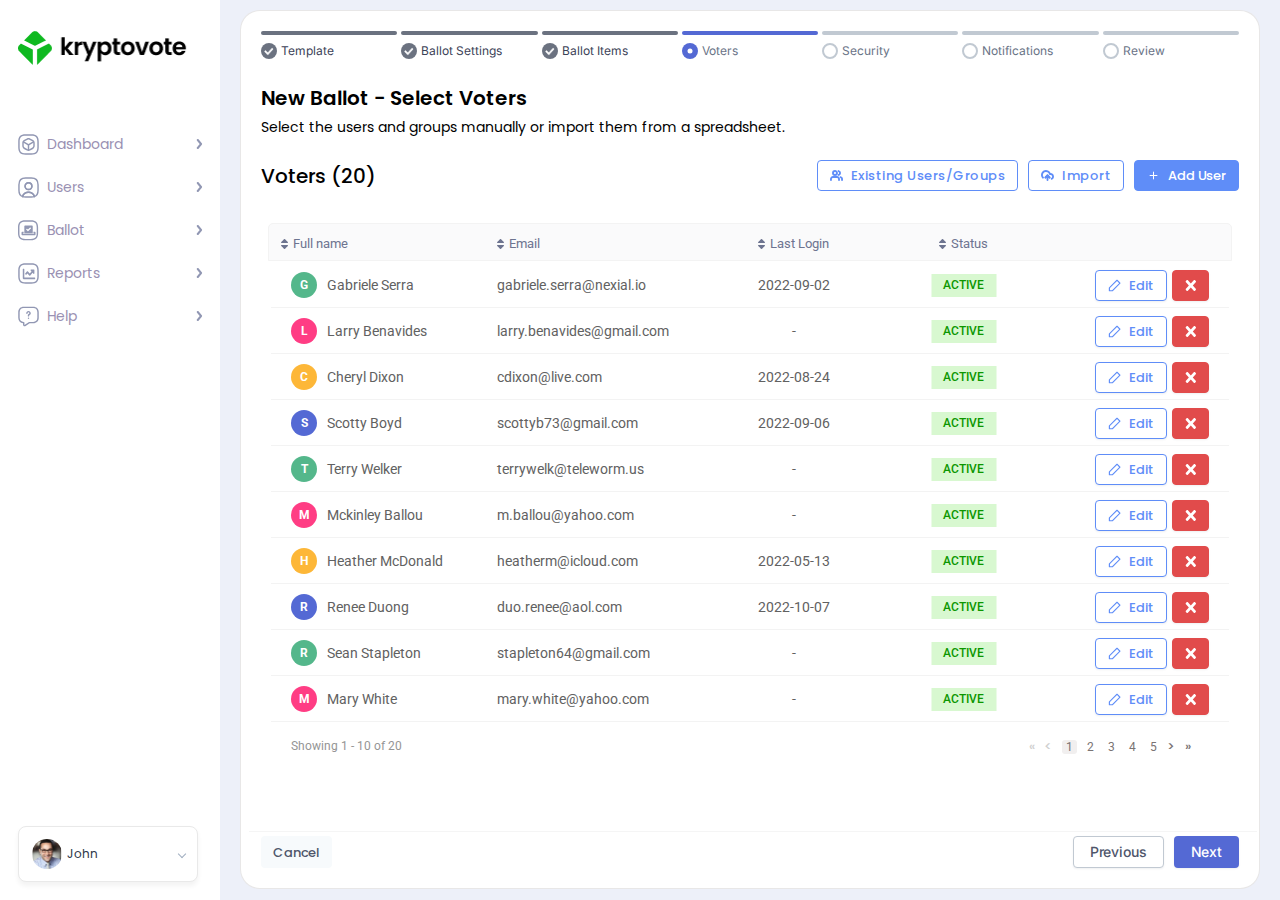
<file: index.html>
<!DOCTYPE html>
<html lang="en">
  <head>
    <meta charset="UTF-8" />
    <meta http-equiv="X-UA-Compatible" content="IE=edge" />
    <meta name="viewport" content="width=device-width, initial-scale=1.0" />
    <link rel="preconnect" href="https://fonts.googleapis.com">
    <link rel="preconnect" href="https://fonts.gstatic.com" crossorigin>
    <link href="https://fonts.googleapis.com/css2?family=Inter:wght@300;400;500;600&family=Montserrat:wght@400;500&family=Poppins:wght@300;400;500;600&family=Roboto:wght@400;500;700&display=swap" rel="stylesheet">
    <link rel="stylesheet" href="css/main.css" />
    <title>Voters</title>
  </head>
  <body>
    <main>
    <!-- header start
    =========================================== -->
    <header class="header">
      <div class="header__inner">
        <div class="header__inner-logo">
          <img src="./images/logo.png" alt="">
        </div>
        <div class="burger" id="sidebarBtn">
          <span></span>
        </div>
      </div>
    </header>
    <!-- header end
    =========================================== -->
    <!-- sidebar start
    =========================================== -->
    <section class="sidebar" id="sidebar">
        <div class="sidebar__inner">
          <a href="#" class="sidebar__inner-logo">
            <img src="./images/logo.png" alt="">
          </a>
          <ul>
            <li>
              <a href="#" class="sidebar__inner-link">
                <span class="sidebar__inner-link-icon">
                  <img src="./images/sidebar/dashboard.svg" alt="">
                </span>
                Dashboard
                <span class="sidebar__inner-link-arrow">
                  <img src="./images/sidebar/chevron-right.svg" alt="">
                </span>
              </a>
            </li>
            <li>
              <a href="#" class="sidebar__inner-link">
                <span class="sidebar__inner-link-icon">
                  <img src="./images/sidebar/users.svg" alt="">
                </span>
                Users
                <span class="sidebar__inner-link-arrow">
                  <img src="./images/sidebar/chevron-right.svg" alt="">
                </span>
              </a>
            </li>
            <li>
              <a href="#" class="sidebar__inner-link">
                <span class="sidebar__inner-link-icon">
                  <img src="./images/sidebar/ballot.svg" alt="">
                </span>
                Ballot
                <span class="sidebar__inner-link-arrow">
                  <img src="./images/sidebar/chevron-right.svg" alt="">
                </span>
              </a>
            </li>
            <li>
              <a href="#" class="sidebar__inner-link">
                <span class="sidebar__inner-link-icon">
                  <img src="./images/sidebar/reports.svg" alt="">
                </span>
                Reports
                <span class="sidebar__inner-link-arrow">
                  <img src="./images/sidebar/chevron-right.svg" alt="">
                </span>
              </a>
            </li>
            <li>
              <a href="#" class="sidebar__inner-link">
                <span class="sidebar__inner-link-icon">
                  <img src="./images/sidebar/help.svg" alt="">
                </span>
                Help
                <span class="sidebar__inner-link-arrow">
                  <img src="./images/sidebar/chevron-right.svg" alt="">
                </span>
              </a>
            </li>
          </ul>
          <a href="#" class="sidebar__inner-user">
            <span>
              <img src="./images/sidebar/user.png" alt="">
            </span>
            John
          </a>
        </div>
      
    </section>
    <!-- sidebar end
    =========================================== -->
    <!-- intro start
    =========================================== -->
    <section class="intro">
      <div class="intro__inner">
        <div class="intro__inner-header">
          <a  href="#" class="checked">
         <span>
           <img src="images/icons/check-white.png" alt="">
         </span>
            Template
          </a>
          <a  href="questions.html" class="checked">
            <span>
              <img src="images/icons/check-white.png" alt="">
            </span>
            Ballot Settings

          </a>
          <a  href="items.html" class="checked">
            <span>
              <img src="images/icons/check-white.png" alt="">
            </span>
            Ballot Items
          </a>
          <a  href="index.html" class="active">
            <span>
              <img src="images/icons/check-white.png" alt="">
            </span>
            Voters
          </a>
          <a href="security.html"> 
            <span>
              <img src="images/icons/check-white.png" alt="">
            </span>
            Security
          </a>
          <a href="notifications.html"> 
            <span>
              <img src="images/icons/check-white.png" alt="">
            </span>
            Notifications
          </a>
          <a href="review.html">  
            <span>
              <img src="images/icons/check-white.png" alt="">
            </span>
            Review
          </a>
        </div>
        <div class="intro__inner-info">
          <h2>
            New Ballot - Select Voters
          </h2>
          <p>
            Select the users and groups manually or import them from a spreadsheet.
          </p>
        </div>
        <div class="list">
          <div class="list__tools">
            <h2>
              Voters (20)
            </h2>
            <div class="list__tools-buttons">
              <button class="button secondary" id="selectBtn">
                <svg>
                  <use xlink:href="#users"></use>
                </svg>
                Existing Users/Groups
              </button>
              <button class="button secondary" id="importBtn">
                <svg>
                  <use xlink:href="#cloud"></use>
                </svg>
                Import
              </button>
              <button class="button primary" id="addBtn">
                <svg>
                  <use xlink:href="#plus"></use>
                </svg>
                Add User
              </button>
            </div>
          </div>
          <div class="list__table">
            <table>
              <thead>
                <th>
                  <h5>
                    <span>
                      <img src="images/icons/chevron-top.png" alt="">
                      <img src="images/icons/chevron-bottom.png" alt="">
                    </span>
                    Full name
                  </h5>
                </th>
                <th>
                  <h5>
                    <span>
                      <img src="images/icons/chevron-top.png" alt="">
                      <img src="images/icons/chevron-bottom.png" alt="">
                    </span>
                    Email
                  </h5>
                </th>
                <th>
                  <h5 class="center">
                    <span>
                      <img src="images/icons/chevron-top.png" alt="">
                      <img src="images/icons/chevron-bottom.png" alt="">
                    </span>
                    Last Login
                  </h5>
                </th>
                <th>
                  <h5 class="center">
                    <span>
                      <img src="images/icons/chevron-top.png" alt="">
                      <img src="images/icons/chevron-bottom.png" alt="">
                    </span>
                    Status
                  </h5>
                </th>
                <th>
                </th>
              </thead>
              <tbody>
                <tr>
                  <td>
                    <h5>
                      <p>
                        <span>
                          G
                        </span>
                      </p>
                      Gabriele Serra
                      </h4>
                  </td>
                  <td>
                    <a href="#">gabriele.serra@nexial.io</a>
                  </td>
                  <td class="center">
                    2022-09-02
                  </td>
                  <td class="center">
                    <h6>
                      <span>
                        ACTIVE
                      </span>
                    </h6>
                  </td>
                  <td>
                    <div class="button__row">
                      <button class="button secondary">
                        <svg>
                          <use xlink:href="#edit"></use>
                        </svg>
                        Edit
                      </button>
                      <button class="button close">
                        <svg>
                          <use xlink:href="#delete"></use>
                        </svg>
                      </button>
                    </div>
                  </td>
                </tr>
                <tr>
                  <td>
                    <h5>
                      <p class="red">
                        <span>
                          L
                        </span>
                      </p>
                      Larry Benavides
                      </h4>
                  </td>
                  <td>
                    <a href="#">larry.benavides@gmail.com</a>
                  </td>
                  <td class="center">
                    -
                  </td>
                  <td class="center">
                    <h6>
                      <span>
                        ACTIVE
                      </span>
                    </h6>
                  </td>
                  <td>
                    <div class="button__row">
                      <button class="button secondary">
                        <svg>
                          <use xlink:href="#edit"></use>
                        </svg>
                        Edit
                      </button>
                      <button class="button close">
                        <svg>
                          <use xlink:href="#delete"></use>
                        </svg>
                      </button>
                    </div>
                  </td>
                </tr>
                <tr>
                  <td>
                    <h5>
                      <p class="yellow">
                        <span>
                          C
                        </span>
                      </p>
                      Cheryl Dixon
                      </h4>
                  </td>
                  <td>
                    <a href="#">cdixon@live.com</a>
                  </td>
                  <td class="center">
                    2022-08-24
                  </td>
                  <td class="center">
                    <h6>
                      <span>
                        ACTIVE
                      </span>
                    </h6>
                  </td>
                  <td>
                    <div class="button__row">
                      <button class="button secondary">
                        <svg>
                          <use xlink:href="#edit"></use>
                        </svg>
                        Edit
                      </button>
                      <button class="button close">
                        <svg>
                          <use xlink:href="#delete"></use>
                        </svg>
                      </button>
                    </div>
                  </td>
                </tr>
                <tr>
                  <td>
                    <h5>
                      <p class="blue">
                        <span>
                          S
                        </span>
                      </p>
                      Scotty Boyd
                      </h4>
                  </td>
                  <td>
                    <a href="#">scottyb73@gmail.com</a>
                  </td>
                  <td class="center">
                    2022-09-06
                  </td>
                  <td class="center">
                    <h6>
                      <span>
                        ACTIVE
                      </span>
                    </h6>
                  </td>
                  <td>
                    <div class="button__row">
                      <button class="button secondary">
                        <svg>
                          <use xlink:href="#edit"></use>
                        </svg>
                        Edit
                      </button>
                      <button class="button close">
                        <svg>
                          <use xlink:href="#delete"></use>
                        </svg>
                      </button>
                    </div>
                  </td>
                </tr>
                <tr>
                  <td>
                    <h5>
                      <p class="green">
                        <span>
                          T
                        </span>
                      </p>
                      Terry Welker
                      </h4>
                  </td>
                  <td>
                    <a href="#">terrywelk@teleworm.us</a>
                  </td>
                  <td class="center">
                    -
                  </td>
                  <td class="center">
                    <h6>
                      <span>
                        ACTIVE
                      </span>
                    </h6>
                  </td>
                  <td>
                    <div class="button__row">
                      <button class="button secondary">
                        <svg>
                          <use xlink:href="#edit"></use>
                        </svg>
                        Edit
                      </button>
                      <button class="button close">
                        <svg>
                          <use xlink:href="#delete"></use>
                        </svg>
                      </button>
                    </div>
                  </td>
                </tr>
                <tr>
                  <td>
                    <h5>
                      <p class="red">
                        <span>
                          M
                        </span>
                      </p>
                      Mckinley Ballou
                      </h4>
                  </td>
                  <td>
                    <a href="#">m.ballou@yahoo.com</a>
                  </td>
                  <td class="center">
                    -
                  </td>
                  <td class="center">
                    <h6>
                      <span>
                        ACTIVE
                      </span>
                    </h6>
                  </td>
                  <td>
                    <div class="button__row">
                      <button class="button secondary">
                        <svg>
                          <use xlink:href="#edit"></use>
                        </svg>
                        Edit
                      </button>
                      <button class="button close">
                        <svg>
                          <use xlink:href="#delete"></use>
                        </svg>
                      </button>
                    </div>
                  </td>
                </tr>
                <tr>
                  <td>
                    <h5>
                      <p class="yellow">
                        <span>
                          H
                        </span>
                      </p>
                      Heather McDonald
                      </h4>
                  </td>
                  <td>
                    <a href="#">heatherm@icloud.com</a>
                  </td>
                  <td class="center">
                    2022-05-13
                  </td>
                  <td class="center">
                    <h6>
                      <span>
                        ACTIVE
                      </span>
                    </h6>
                  </td>
                  <td>
                    <div class="button__row">
                      <button class="button secondary">
                        <svg>
                          <use xlink:href="#edit"></use>
                        </svg>
                        Edit
                      </button>
                      <button class="button close">
                        <svg>
                          <use xlink:href="#delete"></use>
                        </svg>
                      </button>
                    </div>
                  </td>
                </tr>
                <tr>
                  <td>
                    <h5>
                      <p class="blue">
                        <span>
                          R
                        </span>
                      </p>
                      Renee Duong
                      </h4>
                  </td>
                  <td>
                    <a href="#">duo.renee@aol.com</a>
                  </td>
                  <td class="center">
                    2022-10-07
                  </td>
                  <td class="center">
                    <h6>
                      <span>
                        ACTIVE
                      </span>
                    </h6>
                  </td>
                  <td>
                    <div class="button__row">
                      <button class="button secondary">
                        <svg>
                          <use xlink:href="#edit"></use>
                        </svg>
                        Edit
                      </button>
                      <button class="button close">
                        <svg>
                          <use xlink:href="#delete"></use>
                        </svg>
                      </button>
                    </div>
                  </td>
                </tr>
                <tr>
                  <td>
                    <h5>
                      <p class="green">
                        <span>
                          R
                        </span>
                      </p>
                      Sean Stapleton
                      </h4>
                  </td>
                  <td>
                    <a href="#">stapleton64@gmail.com</a>
                  </td>
                  <td class="center">
                    -
                  </td>
                  <td class="center">
                    <h6>
                      <span>
                        ACTIVE
                      </span>
                    </h6>
                  </td>
                  <td>
                    <div class="button__row">
                      <button class="button secondary">
                        <svg>
                          <use xlink:href="#edit"></use>
                        </svg>
                        Edit
                      </button>
                      <button class="button close">
                        <svg>
                          <use xlink:href="#delete"></use>
                        </svg>
                      </button>
                    </div>
                  </td>
                </tr>
                <tr>
                  <td>
                    <h5>
                      <p class="red">
                        <span>
                          M
                        </span>
                      </p>
                      Mary White
                      </h4>
                  </td>
                  <td>
                    <a href="#">mary.white@yahoo.com</a>
                  </td>
                  <td class="center">
                    -
                  </td>
                  <td class="center">
                    <h6>
                      <span>
                        ACTIVE
                      </span>
                    </h6>
                  </td>
                  <td>
                    <div class="button__row">
                      <button class="button secondary">
                        <svg>
                          <use xlink:href="#edit"></use>
                        </svg>
                        Edit
                      </button>
                      <button class="button close">
                        <svg>
                          <use xlink:href="#delete"></use>
                        </svg>
                      </button>
                    </div>
                  </td>
                </tr>
                <tr>
                </tr>
              </tbody>
              <tfoot>
                <td>
                  Showing 1 - 10 of 20
                  <div class="pagination">
                    <button class="button">
                      «
                    </button>
                    <button class="button">
                      &lt
                    </button> 
                    <a href="#" class="active">
                      1
                    </a>
                    <a href="#">
                      2
                    </a>
                    <a href="#">
                      3
                    </a>
                    <a href="#">
                      4
                    </a>
                    <a href="#">
                      5
                    </a>
                    <button class="button active">
                      &gt
                    </button>
                    <button class="button active">
                      »
                    </button>
                  </div>
                </td>
              </tfoot>
            </table>

              <!-- when no users are selected
              =========================================== -->
            <div class="voter" style="display: none;">
              <div class="voter__inner">
                <div class="voter__inner-image">
                  <img src="./images/voter.png" alt="">
                </div>
                <div class="voter__inner-content">
                  <h1>
                    Add your first Voter
                  </h1>
                  <p class="big">
                    Create your first voter, select from existing users and groups, or import them from a CSV.
                  </p>
                </div>
              </div>
            </div>


          </div> 
        </div>
        <div class="intro__inner-footer">
          <a href="#" class="button cancel">
            Cancel
          </a>
          <div class="button__row">
            <a href="#" class="button previous">
              Previous
            </a>
            <a href="#" class="button next">
              Next
            </a>
          </div>
        </div>
      </div>
    </section>
    <!-- intro end
    =========================================== -->
    <!-- modals start
     =========================================== -->
    <div class="addUser" id="addUser">
      <form action="" class="addUser__inner">
        <h2>
          Add User
        </h2>
        <p class="sm">
          Enter the details below to create a new User
        </p>
        <div class="input">
          <label for="name">
            First Name
          </label>
          <input type="text" id="name" placeholder="Mary White">
        </div>
        <div class="input">
          <label for="surname">
            Last Name
          </label>
          <input type="text" id="surname" placeholder="Mary White">
        </div>
        <div class="input invalid">
          <label for="email">
            Email
          </label>
          <input type="email" id="email" placeholder="Mary White">
          <p>
            The email is not valid
          </p>
        </div>
        <div class="input valid">
          <label for="phone">
            Phone Number
          </label>
          <input type="number" id="phone" placeholder="+1 234 5678901">
          <p>
            The phone number is not valid
          </p>
        </div>
        <div class="addUser__inner-check">
          <div class="checkbox">
            <input type="checkbox" id="check">
            <span>
              <img src="./images/icons/check.svg" alt="">
            </span>
          </div>
          <label for="check"> Active</label>
        </div>
        <div class="addUser__inner-buttons">
          <button type="button" class="button previous" id="addConfirm">
            Cancel
          </button>
          <button type="submit" class="button next" id="addCancel">
            Confirm
          </button>
        </div>
      </form>
    </div>
    <div class="importUser" id="importUser">
      <form action="" class="importUser__inner">
        <h2>
          Import Users from CSV
        </h2>
        <p class="sm">
          Here you can import users from a CSV. You can download the template here.
        </p>
        <h3>
          Delimiter
        </h3>
        <div class="importUser__inner-deviders">
          <label for="comma">
            <input type="radio" name="delimiter" id="comma">
            Comma  “,”
          </label>
          <label for="semicolon" class="importUser__inner-deviders-item">
            <input type="radio" name="delimiter" id="semicolon">
            Semicolon “;”
          </label>
          <label for="tab" class="importUser__inner-deviders-item">
            <input type="radio" name="delimiter" id="tab">
            Tab “    “
          </label>
        </div>
        <h3>
          File
        </h3>
        <div class="importUser__inner-file">
          <input type="text" placeholder="file">
          <input type="file">
        </div>
        <div class="importUser__inner-buttons">
          <button type="button" class="button previous" id="importConfirm">
            Cancel
          </button>
          <button type="submit" class="button next" id="importCancel">
            Confirm
          </button>
        </div>
      </form>
    </div>
    <div class="selectUser" id="selectUser">
      <form action="" class="selectUser__inner">
        <div class="selectUser__inner-wrapper">
          <div class="selectUser__inner-info">
            <h2>
              Select Users or groups
            </h2>
            <p>
              Here you can select existing users or groups to be added as voters to the ballot
            </p>
          </div>
          <div class="selectUser__inner-tab">
            <p class="active tabBtn" data-tab="#tab-1">
              Users
            </p>
            <p class="tabBtn" data-tab="#tab-2">
              Groups
            </p>
          </div>
          <div class="users active tabEvent" id="tab-1">
            <div class="list">
              <div class="list__tools">
                <h2 class="strong">
                  Users
                </h2>
                <div class="list__tools-buttons">
                  <div class="searchButton">
                    <svg>
                      <use xlink:href="#search"></use>
                    </svg>
                    <input type="text" placeholder="Search">
                  </div>
                  <div class="selectButton">
                    <svg>
                      <use xlink:href="#arrowBottom"></use>
                    </svg>
                    <p class="sm">
                      Sort by : <strong> Newest</strong>
                    </p>
                  </div>
                </div>
              </div>
              <div class="list__table">
                <table>
                  <thead>
                    <th>
                      <h5>
                        <span>
                          <img src="images/icons/chevron-top.png" alt="">
                          <img src="images/icons/chevron-bottom.png" alt="">
                        </span>
                        Full name
                      </h5>
                    </th>
                    <th>
                      <h5>
                        <span>
                          <img src="images/icons/chevron-top.png" alt="">
                          <img src="images/icons/chevron-bottom.png" alt="">
                        </span>
                        Email
                      </h5>
                    </th>
                    <th>
                      <h5 class="center">
                        <span>
                          <img src="images/icons/chevron-top.png" alt="">
                          <img src="images/icons/chevron-bottom.png" alt="">
                        </span>
                        Last Login
                      </h5>
                    </th>
                    <th>
                      <h5 class="center">
                        <span>
                          <img src="images/icons/chevron-top.png" alt="">
                          <img src="images/icons/chevron-bottom.png" alt="">
                        </span>
                        Status
                      </h5>
                    </th>
                  </thead>
                  <tbody>
                    <tr>
                      <td>
                        <div class="checkbox__wrapper">
                          <div class="checkbox table">
                            <input type="checkbox">
                            <span>
                              <img src="images/icons/tick.png" alt="">
                            </span>
                          </div>
                          <h5>
                            <p>
                              <span>
                                G
                              </span>
                            </p>
                            Gabriele Serra
                          </h5>
                        </div>
                      </td>
                      <td>
                        <a href="#">gabriele.serra@nexial.io</a>
                      </td>
                      <td class="center">
                        2022-09-02
                      </td>
                      <td class="center">
                        <h6>
                          <span>
                            ACTIVE
                          </span>
                        </h6>
                      </td>
                    </tr>
                    <tr>
                      <td>
                        <div class="checkbox__wrapper">
                          <div class="checkbox table">
                            <input type="checkbox">
                            <span>
                              <img src="images/icons/tick.png" alt="">
                            </span>
                          </div>
                          <h5>
                            <p class="red">
                              <span>
                                L
                              </span>
                            </p>
                            Larry Benavides
                          </h5>
                        </div>
                      </td>
                      <td>
                        <a href="#">larry.benavides@gmail.com</a>
                      </td>
                      <td class="center">
                        -
                      </td>
                      <td class="center">
                        <h6>
                          <span>
                            ACTIVE
                          </span>
                        </h6>
                      </td>
                    </tr>
                    <tr>
                      <td>
                        <div class="checkbox__wrapper">
                          <div class="checkbox table">
                            <input type="checkbox">
                            <span>
                              <img src="images/icons/tick.png" alt="">
                            </span>
                          </div>
                          <h5>
                            <p class="yellow">
                              <span>
                                C
                              </span>
                            </p>
                            Cheryl Dixon
                          </h5>
                        </div>
                      </td>
                      <td>
                        <a href="#">cdixon@live.com</a>
                      </td>
                      <td class="center">
                        2022-08-24
                      </td>
                      <td class="center">
                        <h6>
                          <span>
                            ACTIVE
                          </span>
                        </h6>
                      </td>
                    </tr>
                    <tr>
                      <td>
                        <div class="checkbox__wrapper">
                          <div class="checkbox table">
                            <input type="checkbox">
                            <span>
                              <img src="images/icons/tick.png" alt="">
                            </span>
                          </div>
                          <h5>
                            <p class="blue">
                              <span>
                                S
                              </span>
                            </p>
                            Scotty Boyd
                          </h5>
                        </div>
                      </td>
                      <td>
                        <a href="#">scottyb73@gmail.com</a>
                      </td>
                      <td class="center">
                        2022-09-06
                      </td>
                      <td class="center">
                        <h6>
                          <span>
                            ACTIVE
                          </span>
                        </h6>
                      </td>
                    </tr>
                    <tr>
                      <td>
                        <div class="checkbox__wrapper">
                          <div class="checkbox table">
                            <input type="checkbox">
                            <span>
                              <img src="images/icons/tick.png" alt="">
                            </span>
                          </div>
                          <h5>
                            <p class="green">
                              <span>
                                T
                              </span>
                            </p>
                            Terry Welker
                          </h5>
                        </div>
                      </td>
                      <td>
                        <a href="#">terrywelk@teleworm.us</a>
                      </td>
                      <td class="center">
                        -
                      </td>
                      <td class="center">
                        <h6>
                          <span>
                            ACTIVE
                          </span>
                        </h6>
                      </td>
                    </tr>
                    <tr>
                      <td>
                        <div class="checkbox__wrapper">
                          <div class="checkbox table">
                            <input type="checkbox">
                            <span>
                              <img src="images/icons/tick.png" alt="">
                            </span>
                          </div>
                          <h5>
                            <p class="red">
                              <span>
                                M
                              </span>
                            </p>
                            Mckinley Ballou
                          </h5>
                        </div>
                      </td>
                      <td>
                        <a href="#">m.ballou@yahoo.com</a>
                      </td>
                      <td class="center">
                        -
                      </td>
                      <td class="center">
                        <h6>
                          <span>
                            ACTIVE
                          </span>
                        </h6>
                      </td>
                    </tr>
                    <tr>
                      <td>
                        <div class="checkbox__wrapper">
                          <div class="checkbox table">
                            <input type="checkbox">
                            <span>
                              <img src="images/icons/tick.png" alt="">
                            </span>
                          </div>
                          <h5>
                            <p class="yellow">
                              <span>
                                H
                              </span>
                            </p>
                            Heather McDonald
                          </h5>
                        </div>
                      </td>
                      <td>
                        <a href="#">heatherm@icloud.com</a>
                      </td>
                      <td class="center">
                        2022-05-13
                      </td>
                      <td class="center">
                        <h6>
                          <span>
                            ACTIVE
                          </span>
                        </h6>
                      </td>
                    </tr>
                    <tr>
                      <td>
                        <div class="checkbox__wrapper">
                          <div class="checkbox table">
                            <input type="checkbox">
                            <span>
                              <img src="images/icons/tick.png" alt="">
                            </span>
                          </div>
                          <h5>
                            <p class="blue">
                              <span>
                                R
                              </span>
                            </p>
                            Renee Duong
                          </h5>
                        </div>
                      </td>
                      <td>
                        <a href="#">duo.renee@aol.com</a>
                      </td>
                      <td class="center">
                        2022-10-07
                      </td>
                      <td class="center">
                        <h6>
                          <span>
                            ACTIVE
                          </span>
                        </h6>
                      </td>
                    </tr>
                    <tr>
                      <td>
                        <div class="checkbox__wrapper">
                          <div class="checkbox table">
                            <input type="checkbox">
                            <span>
                              <img src=" images/icons/tick.png" alt="">
                            </span>
                          </div>
                          <h5>
                            <p class="green">
                              <span>
                                R
                              </span>
                            </p>
                            Sean Stapleton
                          </h5>
                        </div>
                      </td>
                      <td>
                        <a href="#">stapleton64@gmail.com</a>
                      </td>
                      <td class="center">
                        -
                      </td>
                      <td class="center">
                        <h6>
                          <span>
                            ACTIVE
                          </span>
                        </h6>
                      </td>
                    </tr>
                    <tr>
                      <td>
                        <div class="checkbox__wrapper">
                          <div class="checkbox table">
                            <input type="checkbox">
                            <span>
                              <img src="images/icons/tick.png" alt="">
                            </span>
                          </div>
                          <h5>
                            <p class="red">
                              <span>
                                M
                              </span>
                            </p>
                            Mary White
                          </h5>
                        </div>
                      </td>
                      <td>
                        <a href="#">mary.white@yahoo.com</a>
                      </td>
                      <td class="center">
                        -
                      </td>
                      <td class="center">
                        <h6>
                          <span>
                            ACTIVE
                          </span>
                        </h6>
                      </td>
                    </tr>
                  </tbody>
                  <tfoot>
                    <td>
                      Showing 1 - 10 of 20
                      <div class="pagination">
                        <button class="button">
                          «
                        </button>
                        <button class="button">
                          &lt 
                        </button> 
                        <a href="#" class="active">
                          1
                        </a>
                        <a href="#">
                          2
                        </a>
                        <a href="#">
                          3
                        </a>
                        <a href="#">
                          4
                        </a>
                        <a href="#">
                          5
                        </a>
                        <button class="button active">
                          &gt
                        </button>
                        <button class="button active">
                          »
                        </button>
                      </div>
                    </td>
                  </tfoot>
                </table>
              </div>
            </div>
          </div>
          <div class="groups tabEvent" id="tab-2">
            <div class="list">
              <div class="list__tools">
                <h2 class="strong">
                  Groups
                </h2>
                <div class="list__tools-buttons">
                  <div class="searchButton">
                    <svg>
                      <use xlink:href="#search"></use>
                    </svg>
                    <input type="text" placeholder="Search">
                  </div>
                  <div class="selectButton">
                    <svg>
                      <use xlink:href="#arrowBottom"></use>
                    </svg>
                    <p class="sm">
                      Sort by : <strong> Newest</strong>
                    </p>
                  </div>
                </div>
              </div>
              <div class="list__table">
                <table>
                  <thead>
                    <th>
                      <h5>
                        <span>
                          <img src="images/icons/chevron-top.png" alt="">
                          <img src="images/icons/chevron-bottom.png" alt="">
                        </span>
                        Name
                      </h5>
                    </th>
                    <th>
                      <h5>
                        <span>
                          <img src="images/icons/chevron-top.png" alt="">
                          <img src="images/icons/chevron-bottom.png" alt="">
                        </span>
                        Description
                      </h5>
                    </th>
                    <th>
                      <h5 class="center">
                        <span>
                          <img src="images/icons/chevron-top.png" alt="">
                          <img src="images/icons/chevron-bottom.png" alt="">
                        </span>
                        Users in group
                      </h5>
                    </th>
                  </thead>
                  <tbody>
                    <tr>
                      <td>
                        <div class="checkbox__wrapper">
                          <div class="checkbox table">
                            <input type="checkbox">
                            <span>
                              <img src="images/icons/tick.png" alt="">
                            </span>
                          </div>
                          <h5>
                            Hr
                          </h5>
                        </div>
                      </td>
                      <td>
                        Employees of HR Department
                      </td>
                      <td class="center">
                        <h5 class="user">
                          <svg>
                            <use xlink:href="#users"></use>
                          </svg>
                          15
                        </h5>
                      </td>
                    </tr>
                    <tr>
                      <td>
                        <div class="checkbox__wrapper">
                          <div class="checkbox table">
                            <input type="checkbox">
                            <span>
                              <img src="images/icons/tick.png" alt="">
                            </span>
                          </div>
                          <h5>
                            PT Employees
                          </h5>
                        </div>
                      </td>
                      <td>
                        All Employees hired in PT
                      </td>
                      <td class="center">
                        <h5 class="user">
                          <svg>
                            <use xlink:href="#users"></use>
                          </svg>
                          412
                        </h5>
                      </td>
                    </tr>
                    <tr>
                      <td>
                        <div class="checkbox__wrapper">
                          <div class="checkbox table">
                            <input type="checkbox">
                            <span>
                              <img src="images/icons/tick.png" alt="">
                            </span>
                          </div>
                          <h5>
                            Board Members
                          </h5>
                        </div>
                      </td>
                      <td>
                        All board members
                      </td>
                      <td class="center">
                        <h5 class="user">
                          <svg>
                            <use xlink:href="#users"></use>
                          </svg>
                          75
                        </h5>
                      </td>
                    </tr>
                    <tr>
                      <td>
                        <div class="checkbox__wrapper">
                          <div class="checkbox table">
                            <input type="checkbox">
                            <span>
                              <img src="images/icons/tick.png" alt="">
                            </span>
                          </div>
                          <h5>
                            Security
                          </h5>
                        </div>
                      </td>
                      <td>
                        Employees involved in security
                      </td>
                      <td class="center">
                        <h5 class="user">
                          <svg>
                            <use xlink:href="#users"></use>
                          </svg>
                          31
                        </h5>
                      </td>
                    </tr>
                    <tr>
                      <td>
                        <div class="checkbox__wrapper">
                          <div class="checkbox table">
                            <input type="checkbox">
                            <span>
                              <img src="images/icons/tick.png" alt="">
                            </span>
                          </div>
                          <h5>
                            FR Employees
                          </h5>
                        </div>
                      </td>
                      <td>
                        All Employess hired in PT
                      </td>
                      <td class="center">
                        <h5 class="user">
                          <svg>
                            <use xlink:href="#users"></use>
                          </svg>
                          325
                        </h5>
                      </td>
                    </tr>
                    <tr>
                      <td>
                        <div class="checkbox__wrapper">
                          <div class="checkbox table">
                            <input type="checkbox">
                            <span>
                              <img src="images/icons/tick.png" alt="">
                            </span>
                          </div>
                          <h5>
                            IT Employees
                          </h5>
                        </div>
                      </td>
                      <td>
                        All Employees in IT
                      </td>
                      <td class="center">
                        <h5 class="user">
                          <svg>
                            <use xlink:href="#users"></use>
                          </svg>
                          154
                        </h5>
                      </td>
                    </tr>
                    <tr>
                      <td>
                        <div class="checkbox__wrapper">
                          <div class="checkbox table">
                            <input type="checkbox">
                            <span>
                              <img src="images/icons/tick.png" alt="">
                            </span>
                          </div>
                          <h5>
                            Tech
                          </h5>
                        </div>
                      </td>
                      <td>
                        Tech employees
                      </td>
                      <td class="center">
                        <h5 class="user">
                          <svg>
                            <use xlink:href="#users"></use>
                          </svg>
                          91
                        </h5>
                      </td>
                    </tr>
                    <tr>
                      <td>
                        <div class="checkbox__wrapper">
                          <div class="checkbox table">
                            <input type="checkbox">
                            <span>
                              <img src="images/icons/tick.png" alt="">
                            </span>
                          </div>
                          <h5>
                            Sales
                          </h5>
                        </div>
                      </td>
                      <td>
                        Sales Employees
                      </td>
                      <td class="center">
                        <h5 class="user">
                          <svg>
                            <use xlink:href="#users"></use>
                          </svg>
                          32
                        </h5>
                      </td>
                    </tr>
                    <tr>
                      <td>
                        <div class="checkbox__wrapper">
                          <div class="checkbox table">
                            <input type="checkbox">
                            <span>
                              <img src="images/icons/tick.png" alt="">
                            </span>
                          </div>
                          <h5>
                            Marketing
                          </h5>
                        </div>
                      </td>
                      <td>
                        Marketing Employees
                      </td>
                      <td class="center">
                        <h5 class="user">
                          <svg>
                            <use xlink:href="#users"></use>
                          </svg>
                          15
                        </h5>
                      </td>
                    </tr>
                    <tr>
                      <td>
                        <div class="checkbox__wrapper">
                          <div class="checkbox table">
                            <input type="checkbox">
                            <span>
                              <img src="images/icons/tick.png" alt="">
                            </span>
                          </div>
                          <h5>
                            Operations
                          </h5>
                        </div>
                      </td>
                      <td>
                        Operations Employees
                      </td>
                      <td class="center">
                        <h5 class="user empty">
                          <svg>
                            <use xlink:href="#users"></use>
                          </svg>
                          0
                        </h5>
                      </td>
                    </tr>
                  </tbody>
                  <tfoot>
                    <td>
                      Showing 1 - 10 of 20
                      <div class="pagination">
                        <button class="button">
                          «
                        </button>
                        <button class="button">
                          &lt 
                        </button> 
                        <a href="#" class="active">
                          1
                        </a>
                        <a href="#">
                          2
                        </a>
                        <a href="#">
                          3
                        </a>
                        <a href="#">
                          4
                        </a>
                        <a href="#">
                          5
                        </a>
                        <button class="button active">
                          &gt
                        </button>
                        <button class="button active">
                          »
                        </button>
                      </div>
                    </td>
                  </tfoot>
                </table>
              </div>
           
            </div>
          </div>
          <div class="button__row">
            <button class="button previous" id="selectCancel">
              Cancel
            </button>
            <button class="button next" id="selectConfirm">
              Confirm
            </button>
          </div>
        </div>
      </form>
    </div>


    <!-- modals end
     =========================================== -->
    <!-- Sprites
    =========================================== -->
    <svg style="display: none">
      <symbol id="check" viewBox="0 0 16 16">
        <g>
          <path
            d="M15.75 8C15.75 12.2802 12.2802 15.75 8 15.75C3.71978 15.75 0.25 12.2802 0.25 8C0.25 3.71978 3.71978 0.25 8 0.25C12.2802 0.25 15.75 3.71978 15.75 8ZM7.10356 12.1036L12.8536 6.35356C13.0488 6.15831 13.0488 5.84172 12.8536 5.64647L12.1465 4.93937C11.9512 4.74409 11.6346 4.74409 11.4393 4.93937L6.75 9.62869L4.56066 7.43934C4.36541 7.24409 4.04881 7.24409 3.85353 7.43934L3.14644 8.14644C2.95119 8.34169 2.95119 8.65828 3.14644 8.85353L6.39644 12.1035C6.59172 12.2988 6.90828 12.2988 7.10356 12.1036Z" />
        </g>
      </symbol>
      <symbol id="users" viewBox="0 0 13 14">
        <g>
          <path
            d="M12.4583 11.8749V10.7916C12.458 10.3115 12.2982 9.84515 12.0041 9.46573C11.7099 9.08632 11.2981 8.81533 10.8333 8.69531"
           stroke-linecap="round" stroke-linejoin="round" />
          <path
            d="M9.20835 11.875V10.7917C9.20835 10.217 8.98008 9.66593 8.57375 9.2596C8.16742 8.85327 7.61632 8.625 7.04169 8.625H2.70835C2.13372 8.625 1.58262 8.85327 1.17629 9.2596C0.76996 9.66593 0.541687 10.217 0.541687 10.7917V11.875"
           stroke-linecap="round" stroke-linejoin="round" />
          <path
            d="M8.66669 2.19531C9.13274 2.31464 9.54583 2.58569 9.84082 2.96573C10.1358 3.34577 10.2959 3.81318 10.2959 4.29427C10.2959 4.77536 10.1358 5.24277 9.84082 5.62281C9.54583 6.00285 9.13274 6.2739 8.66669 6.39323"
           stroke-linecap="round" stroke-linejoin="round" />
          <path
            d="M4.87498 6.45833C6.0716 6.45833 7.04165 5.48828 7.04165 4.29167C7.04165 3.09505 6.0716 2.125 4.87498 2.125C3.67836 2.125 2.70831 3.09505 2.70831 4.29167C2.70831 5.48828 3.67836 6.45833 4.87498 6.45833Z"
           stroke-linecap="round" stroke-linejoin="round" />
        </g>
      </symbol>
      <symbol id="cloud" viewBox="0 0 13 14">
        <g>
          <path d="M8.66668 9.16667L6.50001 7L4.33334 9.16667" stroke-width="2" stroke-linecap="round"
            stroke-linejoin="round" />
          <path d="M6.5 7V11.875" stroke-width="2" stroke-linecap="round" stroke-linejoin="round" />
          <path
            d="M11.0446 10.4611C11.5729 10.1731 11.9903 9.71737 12.2308 9.16581C12.4713 8.61425 12.5213 7.99831 12.3729 7.41518C12.2245 6.83205 11.8861 6.31496 11.4111 5.94551C10.9362 5.57605 10.3517 5.37529 9.75001 5.37489H9.06751C8.90356 4.74073 8.59797 4.15199 8.17373 3.65293C7.74949 3.15387 7.21763 2.75748 6.61815 2.49355C6.01866 2.22963 5.36714 2.10504 4.71257 2.12916C4.058 2.15328 3.41742 2.32547 2.83898 2.63279C2.26054 2.94011 1.75929 3.37457 1.37293 3.9035C0.986564 4.43242 0.725133 5.04205 0.60829 5.68656C0.491447 6.33107 0.522233 6.99368 0.698333 7.62457C0.874433 8.25547 1.19127 8.83823 1.62501 9.32906"
            stroke-width="2" stroke-linecap="round" stroke-linejoin="round" />
          <path d="M8.66668 9.16667L6.50001 7L4.33334 9.16667" stroke-width="2" stroke-linecap="round"
            stroke-linejoin="round" />
        </g>
      </symbol>
      <symbol id="plus" viewBox="0 0 13 14">
        <g>
          <path fill-rule="evenodd" clip-rule="evenodd"
            d="M6.50001 2.66675C6.79916 2.66675 7.04168 2.90926 7.04168 3.20841V10.7917C7.04168 11.0909 6.79916 11.3334 6.50001 11.3334C6.20086 11.3334 5.95834 11.0909 5.95834 10.7917V3.20841C5.95834 2.90926 6.20086 2.66675 6.50001 2.66675Z" />
          <path fill-rule="evenodd" clip-rule="evenodd"
            d="M2.16666 6.99992C2.16666 6.70076 2.40917 6.45825 2.70832 6.45825H10.2917C10.5908 6.45825 10.8333 6.70076 10.8333 6.99992C10.8333 7.29907 10.5908 7.54158 10.2917 7.54158H2.70832C2.40917 7.54158 2.16666 7.29907 2.16666 6.99992Z" />
        </g>
      </symbol>
      <symbol id="edit" viewBox="0 0 12 11">
        <g>
          <path fill-rule="evenodd" clip-rule="evenodd"
            d="M7.93982 0.241902C8.15135 0.0303684 8.49432 0.0303684 8.70585 0.241902L11.4142 2.95024C11.6257 3.16177 11.6257 3.50473 11.4142 3.71627L4.37252 10.7579C4.27094 10.8595 4.13316 10.9166 3.9895 10.9166H1.28117C0.982014 10.9166 0.739502 10.6741 0.739502 10.3749V7.66659C0.739502 7.52293 0.79657 7.38515 0.898152 7.28357L7.93982 0.241902ZM1.82284 7.89095V9.83325H3.76514L10.2651 3.33325L8.32284 1.39095L1.82284 7.89095Z" />
        </g>
      </symbol>
      <symbol id="delete" viewBox="0 0 11 11">
        <g>
          <path
            d="M7.78874 5.5L10.7294 2.37281C11.0903 1.98906 11.0903 1.36687 10.7294 0.982812L10.0759 0.287813C9.715 -0.0959375 9.12992 -0.0959375 8.76877 0.287813L5.8281 3.415L2.88744 0.287813C2.52658 -0.0959375 1.9415 -0.0959375 1.58035 0.287813L0.926804 0.982812C0.565943 1.36656 0.565943 1.98875 0.926804 2.37281L3.86747 5.5L0.926804 8.62719C0.565943 9.01094 0.565943 9.63312 0.926804 10.0172L1.58035 10.7122C1.94121 11.0959 2.52658 11.0959 2.88744 10.7122L5.8281 7.585L8.76877 10.7122C9.12963 11.0959 9.715 11.0959 10.0759 10.7122L10.7294 10.0172C11.0903 9.63344 11.0903 9.01125 10.7294 8.62719L7.78874 5.5Z" />
        </g>
      </symbol>
      <symbol id="search" viewBox="0 0 27 24">
        <g>
          <path
            d="M12.2176 19C16.9102 19 20.7142 15.4183 20.7142 11C20.7142 6.58172 16.9102 3 12.2176 3C7.52507 3 3.72101 6.58172 3.72101 11C3.72101 15.4183 7.52507 19 12.2176 19Z"
            stroke="#7E7E7E" stroke-width="2" stroke-linecap="round" stroke-linejoin="round" />
          <path d="M22.8384 21L18.2184 16.65" stroke="#7E7E7E" stroke-width="2" stroke-linecap="round"
            stroke-linejoin="round" />
        </g>
      </symbol>
      <symbol id="arrowBottom" viewBox="0 0 12 6">
        <g>
          <path d="M0.916748 0.75L5.69609 5.25L10.4754 0.75" stroke="#3D3C42" stroke-width="1.5" stroke-linecap="round"
            stroke-linejoin="round" />
        </g>
      </symbol>
      <symbol id="swap" viewBox="0 0 12 12">
        <g>
          <path d="M8.79128 10.4232V3.04688" stroke-width="1.5" stroke-linecap="round" stroke-linejoin="round" />
          <path d="M11 8.20435L8.79119 10.4234L6.5824 8.20435" stroke-width="1.5" stroke-linecap="round"
            stroke-linejoin="round" />
          <path d="M3.41335 1.5769V8.9532" stroke-width="1.5" stroke-linecap="round" stroke-linejoin="round" />
          <path d="M1.20459 3.79569L3.41339 1.57666L5.62218 3.79569" stroke-width="1.5" stroke-linecap="round"
            stroke-linejoin="round" />
        </g>
      </symbol>
      <symbol id="drag" viewBox="0 0 22 17">
        <g>
          <path
            d="M4.71429 10.3253H1.57143C0.703705 10.3253 0 11.029 0 11.8967V15.0396C0 15.9073 0.703705 16.611 1.57143 16.611H4.71429C5.58201 16.611 6.28571 15.9073 6.28571 15.0396V11.8967C6.28571 11.029 5.58201 10.3253 4.71429 10.3253ZM12.5714 10.3253H9.42857C8.56085 10.3253 7.85714 11.029 7.85714 11.8967V15.0396C7.85714 15.9073 8.56085 16.611 9.42857 16.611H12.5714C13.4392 16.611 14.1429 15.9073 14.1429 15.0396V11.8967C14.1429 11.029 13.4392 10.3253 12.5714 10.3253ZM20.4286 10.3253H17.2857C16.418 10.3253 15.7143 11.029 15.7143 11.8967V15.0396C15.7143 15.9073 16.418 16.611 17.2857 16.611H20.4286C21.2963 16.611 22 15.9073 22 15.0396V11.8967C22 11.029 21.2963 10.3253 20.4286 10.3253ZM4.71429 0.896729H1.57143C0.703705 0.896729 0 1.60043 0 2.46816V5.61101C0 6.47874 0.703705 7.18244 1.57143 7.18244H4.71429C5.58201 7.18244 6.28571 6.47874 6.28571 5.61101V2.46816C6.28571 1.60043 5.58201 0.896729 4.71429 0.896729ZM12.5714 0.896729H9.42857C8.56085 0.896729 7.85714 1.60043 7.85714 2.46816V5.61101C7.85714 6.47874 8.56085 7.18244 9.42857 7.18244H12.5714C13.4392 7.18244 14.1429 6.47874 14.1429 5.61101V2.46816C14.1429 1.60043 13.4392 0.896729 12.5714 0.896729ZM20.4286 0.896729H17.2857C16.418 0.896729 15.7143 1.60043 15.7143 2.46816V5.61101C15.7143 6.47874 16.418 7.18244 17.2857 7.18244H20.4286C21.2963 7.18244 22 6.47874 22 5.61101V2.46816C22 1.60043 21.2963 0.896729 20.4286 0.896729Z" />
        </g>
      </symbol>
      <symbol id="pen" viewBox="0 0 13 12">
        <g>
          <path
            d="M9.30664 1.49991C9.43796 1.36859 9.59386 1.26441 9.76544 1.19334C9.93703 1.12227 10.1209 1.08569 10.3066 1.08569C10.4924 1.08569 10.6763 1.12227 10.8478 1.19334C11.0194 1.26441 11.1753 1.36859 11.3066 1.49991C11.438 1.63123 11.5421 1.78713 11.6132 1.95871C11.6843 2.13029 11.7209 2.31419 11.7209 2.49991C11.7209 2.68562 11.6843 2.86952 11.6132 3.0411C11.5421 3.21268 11.438 3.36859 11.3066 3.49991L4.55664 10.2499L1.80664 10.9999L2.55664 8.24991L9.30664 1.49991Z"
            stroke-width="2" stroke-linecap="round" stroke-linejoin="round" />
        </g>

      </symbol>
    </svg>
    <!-- js
    =========================================== -->
    <script src="./js/main.js"></script>
  </body>
</html>
</file>
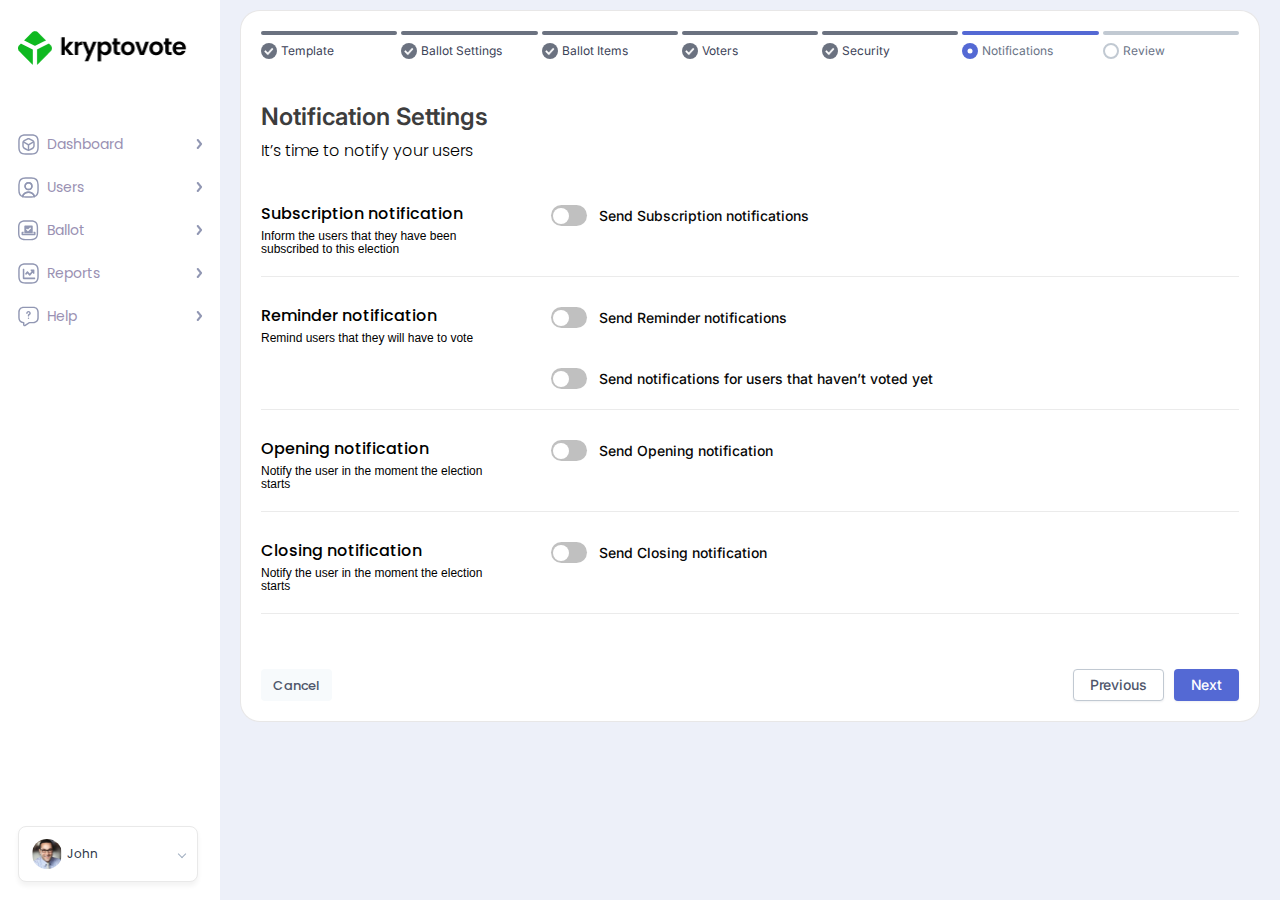
<file: notifications.html>
<!DOCTYPE html>
<html lang="en">
  <head>
    <meta charset="UTF-8" />
    <meta http-equiv="X-UA-Compatible" content="IE=edge" />
    <meta name="viewport" content="width=device-width, initial-scale=1.0" />
    <link rel="preconnect" href="https://fonts.googleapis.com">
    <link rel="preconnect" href="https://fonts.gstatic.com" crossorigin>
    <link href="https://fonts.googleapis.com/css2?family=Inter:wght@300;400;500;600&family=Montserrat:wght@400;500&family=Poppins:wght@300;400;500;600&
    family=Roboto:wght@400;500;700&display=swap" rel="stylesheet">
    <link rel="stylesheet" href="css/main.css" />

    <title>Notifications</title>
  </head>
  <body>
    <main>
    <!-- header start
    =========================================== -->
    <header class="header">
      <div class="header__inner">
        <div class="header__inner-logo">
          <img src="./images/logo.png" alt="">
        </div>
        <div class="burger" id="sidebarBtn">
          <span></span>
        </div>
      </div>
    </header>
    <!-- header end
    =========================================== -->
    <!-- sidebar start
    =========================================== -->
    <section class="sidebar" id="sidebar">
        <div class="sidebar__inner">
          <a href="#" class="sidebar__inner-logo">
            <img src="./images/logo.png" alt="">
          </a>
          <ul>
            <li>
              <a href="#" class="sidebar__inner-link">
                <span class="sidebar__inner-link-icon">
                  <img src="./images/sidebar/dashboard.svg" alt="">
                </span>
                Dashboard
                <span class="sidebar__inner-link-arrow">
                  <img src="./images/sidebar/chevron-right.svg" alt="">
                </span>
              </a>
            </li>
            <li>
              <a href="#" class="sidebar__inner-link">
                <span class="sidebar__inner-link-icon">
                  <img src="./images/sidebar/users.svg" alt="">
                </span>
                Users
                <span class="sidebar__inner-link-arrow">
                  <img src="./images/sidebar/chevron-right.svg" alt="">
                </span>
              </a>
            </li>
            <li>
              <a href="#" class="sidebar__inner-link">
                <span class="sidebar__inner-link-icon">
                  <img src="./images/sidebar/ballot.svg" alt="">
                </span>
                Ballot
                <span class="sidebar__inner-link-arrow">
                  <img src="./images/sidebar/chevron-right.svg" alt="">
                </span>
              </a>
            </li>
            <li>
              <a href="#" class="sidebar__inner-link">
                <span class="sidebar__inner-link-icon">
                  <img src="./images/sidebar/reports.svg" alt="">
                </span>
                Reports
                <span class="sidebar__inner-link-arrow">
                  <img src="./images/sidebar/chevron-right.svg" alt="">
                </span>
              </a>
            </li>
            <li>
              <a href="#" class="sidebar__inner-link">
                <span class="sidebar__inner-link-icon">
                  <img src="./images/sidebar/help.svg" alt="">
                </span>
                Help
                <span class="sidebar__inner-link-arrow">
                  <img src="./images/sidebar/chevron-right.svg" alt="">
                </span>
              </a>
            </li>
          </ul>
          <a href="#" class="sidebar__inner-user">
            <span>
              <img src="./images/sidebar/user.png" alt="">
            </span>
            John
          </a>
        </div>
      
    </section>
    <!-- sidebar end
    =========================================== -->
    <!-- intro start
    =========================================== -->
    <section class="intro">
      <div class="intro__inner">
        <div class="intro__inner-header big">
          <a  href="#" class="checked">
         <span>
           <img src="images/icons/check-white.png" alt="">
         </span>
            Template
          </a>
          <a  href="questions.html" class="checked">
            <span>
              <img src="images/icons/check-white.png" alt="">
            </span>
            Ballot Settings

          </a>
          <a  href="items.html" class="checked">
            <span>
              <img src="images/icons/check-white.png" alt="">
            </span>
            Ballot Items
          </a>
          <a  href="index.html" class="checked">
            <span>
              <img src="images/icons/check-white.png" alt="">
            </span>
            Voters
          </a>
          <a href="security.html" class="checked"> 
            <span>
              <img src="images/icons/check-white.png" alt="">
            </span>
            Security
          </a>
          <a href="notifications.html" class="active"> 
            <span>
              <img src="images/icons/check-white.png" alt="">
            </span>
            Notifications
          </a>
          <a href="review.html">  
            <span>
              <img src="images/icons/check-white.png" alt="">
            </span>
            Review
          </a>
        </div>
        <div class="intro__inner-info">
          <h1>
            Notification Settings
          </h1>
          <p class="big">
            It’s time to notify your users
          </p>
        </div>
      
        <div class="intro__inner-content">
            <div class="introItem note">
                <div class="introItem__content">
                    <h3>
                        Subscription notification
                    </h3>
                    <p class="sm">
                        Inform the users that they have been subscribed to this election
                    </p>
                </div>
                <div class="introItem__tools">
                    <label class="introItem__tools-row" for="subscription">
                        <div class="check">
                            <input type="checkbox" id="subscription">
                            <div class="check__box">
                            </div>
                        </div>
                        <h4>
                            Send Subscription notifications
                        </h4>
                    </label>
                    <div class="introItem__tools-hidden">
                        <div class="introItem__tools-radio">
                            <p>
                                Scheduling
                            </p>
                            <label for="immediately1">
                                <div class="input radio">
                                    <input type="radio" id="immediately1" name="scheduling1" checked>
                                    <span></span>
                                </div>
                                Immediately - As soon as the election is activated
                            </label>
                            <label for="scheduled1">
                                <div class="input radio">
                                    <input type="radio" id="scheduled1" name="scheduling1">
                                    <span></span>
                                </div>
                                Scheduled
                            </label>
                        </div>
                        <div class="introItem__tools-date">
                          <input type="text" class="datepicker">
                            <span>
                                <img src="./images/icons/calendar.svg" alt="">
                            </span>
                        </div>
                    </div>
                </div>
            </div>
            <div class="introItem note two">
                <div class="introItem__content">
                    <h3>
                        Reminder notification
                    </h3>
                    <p class="sm">
                        Remind users that they will have to vote
                    </p>
                </div>
                <div class="introItem__tools">
                    <div class="introItem__tools-wrapper">
                        <label for="reminder1" class="introItem__tools-row">
                            <div class="check">
                                <input type="checkbox" id="reminder1">
                                <div class="check__box">
                                </div>
                            </div>
                            <h4>
                                Send Reminder notifications
                            </h4>
                        </label>
                        <div class="introItem__tools-hidden">
                            <div class="introItem__tools-radio">
                                <p>
                                    Scheduling
                                </p>
                                <label for="immediately3">
                                    <div class="input radio">
                                        <input type="radio" id="immediately3" name="scheduling3" checked>
                                        <span></span>
                                    </div>
                                    24h before ballot starts
                                </label>
                                <label for="scheduled3">
                                    <div class="input radio">
                                        <input type="radio" id="scheduled3" name="scheduling3">
                                        <span></span>
                                    </div>
                                    Scheduled
                                </label>
                            </div>
                            <div class="introItem__tools-date">
                              <input type="text" class="datepicker" placeholder="Select date">
                                <span>
                                    <img src="./images/icons/calendar.svg" alt="">
                                </span>
                                <p>Select date</p>
                            </div>
                        </div>
                    </div>
                    <div class="introItem__tools-wrapper">
                        <label for="reminder2" class="introItem__tools-row">
                            <div class="check">
                                <input type="checkbox" id="reminder2">
                                <div class="check__box">
                                </div>
                            </div>
                            <h4>
                                Send notifications for users that haven’t voted yet
                            </h4>
                        </label>
                        <div class="introItem__tools-hidden">
                            <div class="introItem__tools-radio">
                                <p>
                                    Scheduling
                                </p>
                                <label for="immediately4">
                                    <div class="input radio">
                                        <input type="radio" id="immediately4" name="scheduling4" checked>
                                        <span></span>
                                    </div>
                                    1 hour before ballot ends
                                </label>
                                <label for="scheduled4">
                                    <div class="input radio">
                                        <input type="radio" id="scheduled4" name="scheduling4">
                                        <span></span>
                                    </div>
                                    Scheduled
                                </label>
                            </div>
                            <div class="introItem__tools-date">
                              <input type="text" class="datepicker" placeholder="Select date">
                                <span>
                                    <img src="./images/icons/calendar.svg" alt="">
                                </span>
                                <p>Select date</p>
                            </div>
                        </div>
                    </div>
          
                </div>
            </div>
            <div class="introItem note">
                <div class="introItem__content">
                    <h3>
                        Opening notification
                    </h3>
                    <p class="sm">
                        Notify the user in the moment the election starts
                    </p>
                </div>
                <div class="introItem__tools">
                    <label for="opening" class="introItem__tools-row">
                        <div class="check">
                            <input type="checkbox" id="opening">
                            <div class="check__box">
                            </div>
                        </div>
                        <h4>
                            Send Opening notification
                        </h4>
                    </label>
                </div>
            </div>
            <div class="introItem note">
                <div class="introItem__content">
                    <h3>
                        Closing  notification
                    </h3>
                    <p class="sm">
                        Notify the user in the moment the election starts
                    </p>
                </div>
                <div class="introItem__tools">
                    <label for="closing" class="introItem__tools-row">
                        <div class="check">
                            <input type="checkbox" id="closing">
                            <div class="check__box">
                            </div>
                        </div>
                        <h4>
                            Send Closing notification
                        </h4>
                    </label>
                </div>
            </div>
        </div>
        <div class="intro__inner-footer security">
          <a href="#" class="button cancel">
            Cancel
          </a>
          <div class="button__row">
            <a href="#" class="button previous">
              Previous
            </a>
            <a href="#" class="button next">
              Next
            </a>
          </div>
        </div>
      </div>
    </section>

    <!-- intro end
    =========================================== -->

    <!-- Sprites
    =========================================== -->
    <svg style="display: none">
      <symbol id="check" viewBox="0 0 16 16">
        <g>
          <path
            d="M15.75 8C15.75 12.2802 12.2802 15.75 8 15.75C3.71978 15.75 0.25 12.2802 0.25 8C0.25 3.71978 3.71978 0.25 8 0.25C12.2802 0.25 15.75 3.71978 15.75 8ZM7.10356 12.1036L12.8536 6.35356C13.0488 6.15831 13.0488 5.84172 12.8536 5.64647L12.1465 4.93937C11.9512 4.74409 11.6346 4.74409 11.4393 4.93937L6.75 9.62869L4.56066 7.43934C4.36541 7.24409 4.04881 7.24409 3.85353 7.43934L3.14644 8.14644C2.95119 8.34169 2.95119 8.65828 3.14644 8.85353L6.39644 12.1035C6.59172 12.2988 6.90828 12.2988 7.10356 12.1036Z" />
        </g>
      </symbol>
      <symbol id="users" viewBox="0 0 13 14">
        <g>
          <path
            d="M12.4583 11.8749V10.7916C12.458 10.3115 12.2982 9.84515 12.0041 9.46573C11.7099 9.08632 11.2981 8.81533 10.8333 8.69531"
           stroke-linecap="round" stroke-linejoin="round" />
          <path
            d="M9.20835 11.875V10.7917C9.20835 10.217 8.98008 9.66593 8.57375 9.2596C8.16742 8.85327 7.61632 8.625 7.04169 8.625H2.70835C2.13372 8.625 1.58262 8.85327 1.17629 9.2596C0.76996 9.66593 0.541687 10.217 0.541687 10.7917V11.875"
           stroke-linecap="round" stroke-linejoin="round" />
          <path
            d="M8.66669 2.19531C9.13274 2.31464 9.54583 2.58569 9.84082 2.96573C10.1358 3.34577 10.2959 3.81318 10.2959 4.29427C10.2959 4.77536 10.1358 5.24277 9.84082 5.62281C9.54583 6.00285 9.13274 6.2739 8.66669 6.39323"
           stroke-linecap="round" stroke-linejoin="round" />
          <path
            d="M4.87498 6.45833C6.0716 6.45833 7.04165 5.48828 7.04165 4.29167C7.04165 3.09505 6.0716 2.125 4.87498 2.125C3.67836 2.125 2.70831 3.09505 2.70831 4.29167C2.70831 5.48828 3.67836 6.45833 4.87498 6.45833Z"
           stroke-linecap="round" stroke-linejoin="round" />
        </g>
      </symbol>
      <symbol id="cloud" viewBox="0 0 13 14">
        <g>
          <path d="M8.66668 9.16667L6.50001 7L4.33334 9.16667" stroke-width="2" stroke-linecap="round"
            stroke-linejoin="round" />
          <path d="M6.5 7V11.875" stroke-width="2" stroke-linecap="round" stroke-linejoin="round" />
          <path
            d="M11.0446 10.4611C11.5729 10.1731 11.9903 9.71737 12.2308 9.16581C12.4713 8.61425 12.5213 7.99831 12.3729 7.41518C12.2245 6.83205 11.8861 6.31496 11.4111 5.94551C10.9362 5.57605 10.3517 5.37529 9.75001 5.37489H9.06751C8.90356 4.74073 8.59797 4.15199 8.17373 3.65293C7.74949 3.15387 7.21763 2.75748 6.61815 2.49355C6.01866 2.22963 5.36714 2.10504 4.71257 2.12916C4.058 2.15328 3.41742 2.32547 2.83898 2.63279C2.26054 2.94011 1.75929 3.37457 1.37293 3.9035C0.986564 4.43242 0.725133 5.04205 0.60829 5.68656C0.491447 6.33107 0.522233 6.99368 0.698333 7.62457C0.874433 8.25547 1.19127 8.83823 1.62501 9.32906"
            stroke-width="2" stroke-linecap="round" stroke-linejoin="round" />
          <path d="M8.66668 9.16667L6.50001 7L4.33334 9.16667" stroke-width="2" stroke-linecap="round"
            stroke-linejoin="round" />
        </g>
      </symbol>
      <symbol id="plus" viewBox="0 0 13 14">
        <g>
          <path fill-rule="evenodd" clip-rule="evenodd"
            d="M6.50001 2.66675C6.79916 2.66675 7.04168 2.90926 7.04168 3.20841V10.7917C7.04168 11.0909 6.79916 11.3334 6.50001 11.3334C6.20086 11.3334 5.95834 11.0909 5.95834 10.7917V3.20841C5.95834 2.90926 6.20086 2.66675 6.50001 2.66675Z" />
          <path fill-rule="evenodd" clip-rule="evenodd"
            d="M2.16666 6.99992C2.16666 6.70076 2.40917 6.45825 2.70832 6.45825H10.2917C10.5908 6.45825 10.8333 6.70076 10.8333 6.99992C10.8333 7.29907 10.5908 7.54158 10.2917 7.54158H2.70832C2.40917 7.54158 2.16666 7.29907 2.16666 6.99992Z" />
        </g>
      </symbol>
      <symbol id="edit" viewBox="0 0 12 11">
        <g>
          <path fill-rule="evenodd" clip-rule="evenodd"
            d="M7.93982 0.241902C8.15135 0.0303684 8.49432 0.0303684 8.70585 0.241902L11.4142 2.95024C11.6257 3.16177 11.6257 3.50473 11.4142 3.71627L4.37252 10.7579C4.27094 10.8595 4.13316 10.9166 3.9895 10.9166H1.28117C0.982014 10.9166 0.739502 10.6741 0.739502 10.3749V7.66659C0.739502 7.52293 0.79657 7.38515 0.898152 7.28357L7.93982 0.241902ZM1.82284 7.89095V9.83325H3.76514L10.2651 3.33325L8.32284 1.39095L1.82284 7.89095Z" />
        </g>
      </symbol>
      <symbol id="delete" viewBox="0 0 11 11">
        <g>
          <path
            d="M7.78874 5.5L10.7294 2.37281C11.0903 1.98906 11.0903 1.36687 10.7294 0.982812L10.0759 0.287813C9.715 -0.0959375 9.12992 -0.0959375 8.76877 0.287813L5.8281 3.415L2.88744 0.287813C2.52658 -0.0959375 1.9415 -0.0959375 1.58035 0.287813L0.926804 0.982812C0.565943 1.36656 0.565943 1.98875 0.926804 2.37281L3.86747 5.5L0.926804 8.62719C0.565943 9.01094 0.565943 9.63312 0.926804 10.0172L1.58035 10.7122C1.94121 11.0959 2.52658 11.0959 2.88744 10.7122L5.8281 7.585L8.76877 10.7122C9.12963 11.0959 9.715 11.0959 10.0759 10.7122L10.7294 10.0172C11.0903 9.63344 11.0903 9.01125 10.7294 8.62719L7.78874 5.5Z" />
        </g>
      </symbol>
      <symbol id="search" viewBox="0 0 27 24">
        <g>
          <path
            d="M12.2176 19C16.9102 19 20.7142 15.4183 20.7142 11C20.7142 6.58172 16.9102 3 12.2176 3C7.52507 3 3.72101 6.58172 3.72101 11C3.72101 15.4183 7.52507 19 12.2176 19Z"
            stroke="#7E7E7E" stroke-width="2" stroke-linecap="round" stroke-linejoin="round" />
          <path d="M22.8384 21L18.2184 16.65" stroke="#7E7E7E" stroke-width="2" stroke-linecap="round"
            stroke-linejoin="round" />
        </g>
      </symbol>
      <symbol id="arrowBottom" viewBox="0 0 12 6">
        <g>
          <path d="M0.916748 0.75L5.69609 5.25L10.4754 0.75" stroke="#3D3C42" stroke-width="1.5" stroke-linecap="round"
            stroke-linejoin="round" />
        </g>
      </symbol>
      <symbol id="swap" viewBox="0 0 12 12">
        <g>
          <path d="M8.79128 10.4232V3.04688" stroke-width="1.5" stroke-linecap="round" stroke-linejoin="round" />
          <path d="M11 8.20435L8.79119 10.4234L6.5824 8.20435" stroke-width="1.5" stroke-linecap="round"
            stroke-linejoin="round" />
          <path d="M3.41335 1.5769V8.9532" stroke-width="1.5" stroke-linecap="round" stroke-linejoin="round" />
          <path d="M1.20459 3.79569L3.41339 1.57666L5.62218 3.79569" stroke-width="1.5" stroke-linecap="round"
            stroke-linejoin="round" />
        </g>
      </symbol>
      <symbol id="drag" viewBox="0 0 22 17">
        <g>
          <path
            d="M4.71429 10.3253H1.57143C0.703705 10.3253 0 11.029 0 11.8967V15.0396C0 15.9073 0.703705 16.611 1.57143 16.611H4.71429C5.58201 16.611 6.28571 15.9073 6.28571 15.0396V11.8967C6.28571 11.029 5.58201 10.3253 4.71429 10.3253ZM12.5714 10.3253H9.42857C8.56085 10.3253 7.85714 11.029 7.85714 11.8967V15.0396C7.85714 15.9073 8.56085 16.611 9.42857 16.611H12.5714C13.4392 16.611 14.1429 15.9073 14.1429 15.0396V11.8967C14.1429 11.029 13.4392 10.3253 12.5714 10.3253ZM20.4286 10.3253H17.2857C16.418 10.3253 15.7143 11.029 15.7143 11.8967V15.0396C15.7143 15.9073 16.418 16.611 17.2857 16.611H20.4286C21.2963 16.611 22 15.9073 22 15.0396V11.8967C22 11.029 21.2963 10.3253 20.4286 10.3253ZM4.71429 0.896729H1.57143C0.703705 0.896729 0 1.60043 0 2.46816V5.61101C0 6.47874 0.703705 7.18244 1.57143 7.18244H4.71429C5.58201 7.18244 6.28571 6.47874 6.28571 5.61101V2.46816C6.28571 1.60043 5.58201 0.896729 4.71429 0.896729ZM12.5714 0.896729H9.42857C8.56085 0.896729 7.85714 1.60043 7.85714 2.46816V5.61101C7.85714 6.47874 8.56085 7.18244 9.42857 7.18244H12.5714C13.4392 7.18244 14.1429 6.47874 14.1429 5.61101V2.46816C14.1429 1.60043 13.4392 0.896729 12.5714 0.896729ZM20.4286 0.896729H17.2857C16.418 0.896729 15.7143 1.60043 15.7143 2.46816V5.61101C15.7143 6.47874 16.418 7.18244 17.2857 7.18244H20.4286C21.2963 7.18244 22 6.47874 22 5.61101V2.46816C22 1.60043 21.2963 0.896729 20.4286 0.896729Z" />
        </g>
      </symbol>
      <symbol id="pen" viewBox="0 0 13 12">
        <g>
          <path
            d="M9.30664 1.49991C9.43796 1.36859 9.59386 1.26441 9.76544 1.19334C9.93703 1.12227 10.1209 1.08569 10.3066 1.08569C10.4924 1.08569 10.6763 1.12227 10.8478 1.19334C11.0194 1.26441 11.1753 1.36859 11.3066 1.49991C11.438 1.63123 11.5421 1.78713 11.6132 1.95871C11.6843 2.13029 11.7209 2.31419 11.7209 2.49991C11.7209 2.68562 11.6843 2.86952 11.6132 3.0411C11.5421 3.21268 11.438 3.36859 11.3066 3.49991L4.55664 10.2499L1.80664 10.9999L2.55664 8.24991L9.30664 1.49991Z"
            stroke-width="2" stroke-linecap="round" stroke-linejoin="round" />
        </g>

      </symbol>
    </svg>
    <!-- js
    =========================================== -->
    <script src="./js/datepickerMin.js"></script>
    <script src="./js/datepicker.js"></script>
    <script src="./js/main.js"></script>
  </body>
</html>
</file>
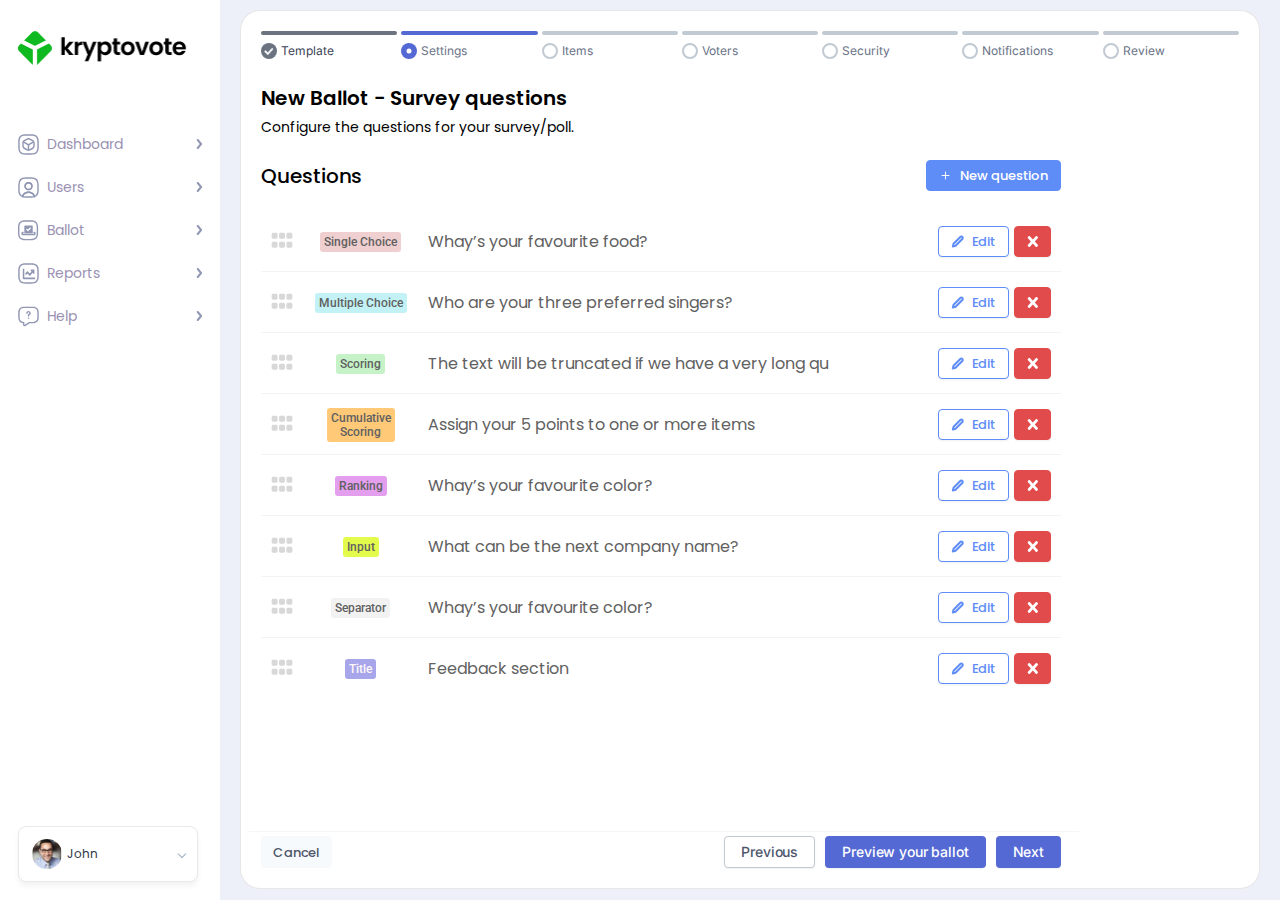
<file: questions.html>
<!DOCTYPE html>
<html lang="en">
  <head>
    <meta charset="UTF-8" />
    <meta http-equiv="X-UA-Compatible" content="IE=edge" />
    <meta name="viewport" content="width=device-width, initial-scale=1.0" />
    <link rel="preconnect" href="https://fonts.googleapis.com" />
    <link rel="preconnect" href="https://fonts.gstatic.com" crossorigin />
    <link
      href="https://fonts.googleapis.com/css2?family=Inter:wght@300;400;500;600&family=Montserrat:wght@400;500&family=Poppins:wght@300;400;500;600&family=Roboto:wght@400;500;700&display=swap"
      rel="stylesheet"
    />
    <link rel="stylesheet" href="css/main.css" />
    <title>Settings</title>
  </head>

  <body>
    <main>
      <!-- header start
    =========================================== -->
      <header class="header">
        <div class="header__inner">
          <div class="header__inner-logo">
            <img src="./images/logo.png" alt="" />
          </div>
          <div class="burger" id="sidebarBtn">
            <span></span>
          </div>
        </div>
      </header>
      <!-- header end
    =========================================== -->
      <!-- sidebar start
    =========================================== -->
      <section class="sidebar" id="sidebar">
        <div class="sidebar__inner">
          <a href="#" class="sidebar__inner-logo">
            <img src="./images/logo.png" alt="" />
          </a>
          <ul>
            <li>
              <a href="#" class="sidebar__inner-link">
                <span class="sidebar__inner-link-icon">
                  <img src="./images/sidebar/dashboard.svg" alt="" />
                </span>
                Dashboard
                <span class="sidebar__inner-link-arrow">
                  <img src="./images/sidebar/chevron-right.svg" alt="" />
                </span>
              </a>
            </li>
            <li>
              <a href="#" class="sidebar__inner-link">
                <span class="sidebar__inner-link-icon">
                  <img src="./images/sidebar/users.svg" alt="" />
                </span>
                Users
                <span class="sidebar__inner-link-arrow">
                  <img src="./images/sidebar/chevron-right.svg" alt="" />
                </span>
              </a>
            </li>
            <li>
              <a href="#" class="sidebar__inner-link">
                <span class="sidebar__inner-link-icon">
                  <img src="./images/sidebar/ballot.svg" alt="" />
                </span>
                Ballot
                <span class="sidebar__inner-link-arrow">
                  <img src="./images/sidebar/chevron-right.svg" alt="" />
                </span>
              </a>
            </li>
            <li>
              <a href="#" class="sidebar__inner-link">
                <span class="sidebar__inner-link-icon">
                  <img src="./images/sidebar/reports.svg" alt="" />
                </span>
                Reports
                <span class="sidebar__inner-link-arrow">
                  <img src="./images/sidebar/chevron-right.svg" alt="" />
                </span>
              </a>
            </li>
            <li>
              <a href="#" class="sidebar__inner-link">
                <span class="sidebar__inner-link-icon">
                  <img src="./images/sidebar/help.svg" alt="" />
                </span>
                Help
                <span class="sidebar__inner-link-arrow">
                  <img src="./images/sidebar/chevron-right.svg" alt="" />
                </span>
              </a>
            </li>
          </ul>
          <a href="#" class="sidebar__inner-user">
            <span>
              <img src="./images/sidebar/user.png" alt="" />
            </span>
            John
          </a>
        </div>
      </section>
      <!-- sidebar end
    =========================================== -->
      <!-- intro start
    =========================================== -->
      <section class="intro">
        <div class="intro__inner">
          <div class="intro__inner-header">
            <a href="#" class="checked">
              <span>
                <img src="images/icons/check-white.png" alt="" />
              </span>
              Template
            </a>
            <a href="questions.html" class="active">
              <span>
                <img src="images/icons/check-white.png" alt="" />
              </span>
              Settings
            </a>
            <a href="items.html">
              <span>
                <img src="images/icons/check-white.png" alt="" />
              </span>
              Items
            </a>
            <a href="index.html">
              <span>
                <img src="images/icons/check-white.png" alt="" />
              </span>
              Voters
            </a>
            <a href="security.html">
              <span>
                <img src="images/icons/check-white.png" alt="" />
              </span>
              Security
            </a>
            <a href="notifications.html">
              <span>
                <img src="images/icons/check-white.png" alt="" />
              </span>
              Notifications
            </a>
            <a href="review.html">
              <span>
                <img src="images/icons/check-white.png" alt="" />
              </span>
              Review
            </a>
          </div>
          <div class="intro__inner-info">
            <h2>New Ballot - Survey questions</h2>
            <p>Configure the questions for your survey/poll.</p>
          </div>
          <div class="list sm items">
            <div class="list__tools ques">
              <h2>Questions</h2>
              <div class="list__tools-buttons">
                <button class="button primary" id="questionBtn">
                  <svg>
                    <use xlink:href="#plus"></use>
                  </svg>
                  New question
                </button>
              </div>
            </div>
            <div class="list__table">
              <table id="table" class="table questions">
                <thead>
                  <th style="display: none"></th>
                </thead>
                <tbody>
                  <tr>
                    <td class="draggable">
                      <svg>
                        <use xlink:href="#drag"></use>
                      </svg>
                    </td>
                    <td>
                      <p>
                        <span>
                          <strong>Single Choice</strong>
                        </span>
                      </p>
                    </td>
                    <td>
                      <h3>Whay’s your favourite food?</h3>
                    </td>
                    <td>
                      <div class="button__row">
                        <button class="button secondary">
                          <svg>
                            <use xlink:href="#pen"></use>
                          </svg>
                          Edit
                        </button>
                        <button class="button close">
                          <svg>
                            <use xlink:href="#delete"></use>
                          </svg>
                        </button>
                      </div>
                    </td>
                  </tr>
                  <tr>
                    <td class="draggable">
                      <svg>
                        <use xlink:href="#drag"></use>
                      </svg>
                    </td>
                    <td>
                      <p>
                        <span class="blue">
                          <strong>Multiple Choice</strong>
                        </span>
                      </p>
                    </td>
                    <td>
                      <h3>Who are your three preferred singers?</h3>
                    </td>
                    <td>
                      <div class="button__row">
                        <button class="button secondary">
                          <svg>
                            <use xlink:href="#pen"></use>
                          </svg>
                          Edit
                        </button>
                        <button class="button close">
                          <svg>
                            <use xlink:href="#delete"></use>
                          </svg>
                        </button>
                      </div>
                    </td>
                  </tr>
                  <tr>
                    <td class="draggable">
                      <svg>
                        <use xlink:href="#drag"></use>
                      </svg>
                    </td>
                    <td>
                      <p>
                        <span class="green">
                          <strong>Scoring</strong>
                        </span>
                      </p>
                    </td>
                    <td>
                      <h3>
                        The text will be truncated if we have a very long qu
                      </h3>
                    </td>
                    <td>
                      <div class="button__row">
                        <button class="button secondary">
                          <svg>
                            <use xlink:href="#pen"></use>
                          </svg>
                          Edit
                        </button>
                        <button class="button close">
                          <svg>
                            <use xlink:href="#delete"></use>
                          </svg>
                        </button>
                      </div>
                    </td>
                  </tr>
                  <tr>
                    <td class="draggable">
                      <svg>
                        <use xlink:href="#drag"></use>
                      </svg>
                    </td>
                    <td>
                      <p>
                        <span class="orange">
                          <strong
                            >Cumulative <br />
                            Scoring</strong
                          >
                        </span>
                      </p>
                    </td>
                    <td>
                      <h3>Assign your 5 points to one or more items</h3>
                    </td>
                    <td>
                      <div class="button__row">
                        <button class="button secondary">
                          <svg>
                            <use xlink:href="#pen"></use>
                          </svg>
                          Edit
                        </button>
                        <button class="button close">
                          <svg>
                            <use xlink:href="#delete"></use>
                          </svg>
                        </button>
                      </div>
                    </td>
                  </tr>
                  <tr>
                    <td class="draggable">
                      <svg>
                        <use xlink:href="#drag"></use>
                      </svg>
                    </td>
                    <td>
                      <p>
                        <span class="violet">
                          <strong>Ranking</strong>
                        </span>
                      </p>
                    </td>
                    <td>
                      <h3>Whay’s your favourite color?</h3>
                    </td>
                    <td>
                      <div class="button__row">
                        <button class="button secondary">
                          <svg>
                            <use xlink:href="#pen"></use>
                          </svg>
                          Edit
                        </button>
                        <button class="button close">
                          <svg>
                            <use xlink:href="#delete"></use>
                          </svg>
                        </button>
                      </div>
                    </td>
                  </tr>
                  <tr>
                    <td class="draggable">
                      <svg>
                        <use xlink:href="#drag"></use>
                      </svg>
                    </td>
                    <td>
                      <p>
                        <span class="yellow">
                          <strong>Input</strong>
                        </span>
                      </p>
                    </td>
                    <td>
                      <h3>What can be the next company name?</h3>
                    </td>
                    <td>
                      <div class="button__row">
                        <button class="button secondary">
                          <svg>
                            <use xlink:href="#pen"></use>
                          </svg>
                          Edit
                        </button>
                        <button class="button close">
                          <svg>
                            <use xlink:href="#delete"></use>
                          </svg>
                        </button>
                      </div>
                    </td>
                  </tr>
                  <tr>
                    <td class="draggable">
                      <svg>
                        <use xlink:href="#drag"></use>
                      </svg>
                    </td>
                    <td>
                      <p>
                        <span class="gray">
                          <strong>Separator</strong>
                        </span>
                      </p>
                    </td>
                    <td>
                      <h3>Whay’s your favourite color?</h3>
                    </td>
                    <td>
                      <div class="button__row">
                        <button class="button secondary">
                          <svg>
                            <use xlink:href="#pen"></use>
                          </svg>
                          Edit
                        </button>
                        <button class="button close">
                          <svg>
                            <use xlink:href="#delete"></use>
                          </svg>
                        </button>
                      </div>
                    </td>
                  </tr>
                  <tr>
                    <td class="draggable">
                      <svg>
                        <use xlink:href="#drag"></use>
                      </svg>
                    </td>
                    <td>
                      <p>
                        <span class="lightViolet">
                          <strong>Title</strong>
                        </span>
                      </p>
                    </td>
                    <td>
                      <h3>Feedback section</h3>
                    </td>
                    <td>
                      <div class="button__row">
                        <button class="button secondary">
                          <svg>
                            <use xlink:href="#pen"></use>
                          </svg>
                          Edit
                        </button>
                        <button class="button close">
                          <svg>
                            <use xlink:href="#delete"></use>
                          </svg>
                        </button>
                      </div>
                    </td>
                  </tr>
                </tbody>
              </table>

              <!-- when no items are selected
              =========================================== -->
              <div class="voter item" style="display: none">
                <div class="voter__inner">
                  <div class="voter__inner-image">
                    <img src="./images/question.png" alt="" />
                  </div>
                  <div class="voter__inner-content">
                    <h1>Add your first question</h1>
                    <p class="big">
                      Add your first question to create your survey or poll.
                    </p>
                  </div>
                </div>
              </div>
            </div>
          </div>

          <div class="intro__inner-footer items">
            <a href="#" class="button cancel"> Cancel </a>
            <div class="button__row">
              <a href="#" class="button previous"> Previous </a>
              <a href="#" class="button next" id="previewBallotBtn">
                Preview your ballot
              </a>
              <a href="#" class="button next"> Next </a>
            </div>
          </div>
        </div>
      </section>
      <!-- intro end
    =========================================== -->
      <!-- modals start
     =========================================== -->
      <div class="previewBallot" id="previewBallot">
        <div class="previewBallot__inner">
          <div class="previewBallot__inner-header">
            <h2>Ballot Preview</h2>
            <span id="ballotRemove">
              <img src="./images/icons/close.png" alt="" />
            </span>
          </div>
          <div class="previewBallot__inner-frame">
            <iframe src="https://www.google.com/webhp?igu=1"></iframe>
          </div>
          <div class="previewBallot__inner-footer">
            <button class="button previous" id="ballotClose">Close</button>
          </div>
        </div>
      </div>
      <div class="question" id="addQuestion">
        <div class="question__inner">
          <div class="question__inner-header">
            <h3>Add new question</h3>
            <p class="sm">
              Select the type of question that you want to add to your
              survey/poll
            </p>
          </div>
          <div class="question__inner-list">
            <div class="questionItem">
              <div class="questionItem__button tabBtn" data-tab="#tab-3">
                <div class="questionItem__button-icon">
                  <img src="./images/question-list/question-1.png" alt="" />
                </div>
                <div class="questionItem__button-text">
                  <h4>Single Choice</h4>
                  <p class="sm">
                    Users can choose a single item among a list of options
                  </p>
                </div>
              </div>
              <div class="questionItem__content tabEvent" id="tab-3">
                <div class="input textarea">
                  <label for="description"> Question <span>155</span> </label>
                  <textarea
                    name="question"
                    id="question1"
                    placeholder="Which color do you prefer? Choose one of the options below"
                  ></textarea>
                </div>
                <div class="questionItem__content-check">
                  <div class="check__outer">
                    <div class="check">
                      <input type="checkbox" id="checkTab1" checked />
                      <div class="check__box"></div>
                    </div>
                    <label for="checkTab1"> Mandatory </label>
                  </div>
                  <div class="check__outer">
                    <div class="check">
                      <input type="checkbox" id="checkTab2" checked />
                      <div class="check__box"></div>
                    </div>
                    <label for="checkTab2"> Order the options randomly </label>
                  </div>
                </div>
                <div class="questionItem__content-options">
                  <h4>Answers Options</h4>
                  <p class="sm">
                    Add all the possible choices below. Users will be able to
                    select only one option.
                  </p>
                  <div class="questionItem__wrapper">
                    <div class="questionItem__content-row">
                      <div class="input file">
                        <input type="file" />
                        <span>
                          <img src="./images/icons/img.png" alt="" />
                        </span>
                      </div>
                      <div class="input text">
                        <input type="text" placeholder="red" />
                      </div>
                      <button class="button primary">
                        <svg>
                          <use xlink:href="#plus"></use>
                        </svg>
                        Add
                      </button>
                    </div>
                    <div class="questionItem__content-table">
                      <table class="scoring table">
                        <thead>
                          <th style="display: none"></th>
                        </thead>
                        <tbody>
                          <tr>
                            <td class="draggable">
                              <svg>
                                <use xlink:href="#drag"></use>
                              </svg>
                            </td>
                            <td>
                              <h3>
                                <span>
                                  <img src="./images/pizza.png" alt="" />
                                </span>
                                Pizza
                              </h3>
                            </td>
                            <td>
                              <button class="button close">
                                <svg>
                                  <use xlink:href="#delete"></use>
                                </svg>
                              </button>
                            </td>
                          </tr>
                          <tr>
                            <td class="draggable">
                              <svg>
                                <use xlink:href="#drag"></use>
                              </svg>
                            </td>
                            <td>
                              <h3>
                                <span>
                                  <img src="./images/hamburger.png" alt="" />
                                </span>
                                Pizza
                              </h3>
                            </td>
                            <td>
                              <button class="button close">
                                <svg>
                                  <use xlink:href="#delete"></use>
                                </svg>
                              </button>
                            </td>
                          </tr>

                          <!--please keep this empty row for being able to move items to the bottom -->
                          <tr>
                            <td></td>
                          </tr>
                        </tbody>
                      </table>
                    </div>
                  </div>
                </div>
              </div>
              <div class="questionItem__footer">
                <button class="button previous alertBtn">Cancel</button>
                <div class="button__row">
                  <button class="button previous">Previous</button>
                  <button class="button primary disabled">Add</button>
                </div>
              </div>
            </div>
            <div class="questionItem">
              <div class="questionItem__button tabBtn" data-tab="#tab-4">
                <div class="questionItem__button-icon">
                  <img src="./images/question-list/question-2.png" alt="" />
                </div>
                <div class="questionItem__button-text">
                  <h4>Multiple Choice</h4>
                  <p class="sm">
                    Users can choose more than one item among a list of options
                  </p>
                </div>
              </div>
              <div class="questionItem__content tabEvent" id="tab-4">
                <div class="input textarea">
                  <label for="description"> Question <span>0</span> </label>
                  <textarea
                    name="question"
                    id="question1"
                    placeholder="Which color do you prefer? Choose one of the options below"
                  ></textarea>
                </div>
                <div class="questionItem__content-check">
                  <div class="check__outer">
                    <div class="check">
                      <input type="checkbox" id="checkTab1" checked />
                      <div class="check__box"></div>
                    </div>
                    <label for="checkTab1"> Mandatory </label>
                  </div>
                  <div class="check__outer">
                    <div class="check">
                      <input type="checkbox" id="checkTab2" checked />
                      <div class="check__box"></div>
                    </div>
                    <label for="checkTab2"> Order the options randomly </label>
                  </div>
                </div>
                <div class="questionItem__content-select">
                  <label for="num1"> Maximum selections </label>
                  <div class="input text">
                    <input
                      type="number"
                      class="text"
                      id="num1"
                      value="2"
                      min="0"
                    />
                  </div>
                </div>
                <div class="questionItem__content-options">
                  <h4>Answers Options</h4>
                  <p class="sm">
                    Add all the possible choices below. Users will be able to
                    select only one option.
                  </p>
                  <div class="questionItem__wrapper">
                    <div class="questionItem__content-row">
                      <div class="input file">
                        <input type="file" />
                        <span>
                          <img src="./images/icons/img.png" alt="" />
                        </span>
                      </div>
                      <div class="input text">
                        <input type="text" placeholder="red" />
                      </div>
                      <button class="button primary">
                        <svg>
                          <use xlink:href="#plus"></use>
                        </svg>
                        Add
                      </button>
                    </div>
                    <div class="questionItem__content-table">
                      <table class="scoring table">
                        <tbody>
                          <tr>
                            <td class="draggable">
                              <svg>
                                <use xlink:href="#drag"></use>
                              </svg>
                            </td>
                            <td>
                              <h3>
                                <span>
                                  <img src="./images/pizza.png" alt="" />
                                </span>
                                Pizza
                              </h3>
                            </td>
                            <td>
                              <button class="button close">
                                <svg>
                                  <use xlink:href="#delete"></use>
                                </svg>
                              </button>
                            </td>
                          </tr>
                          <tr>
                            <td class="draggable">
                              <svg>
                                <use xlink:href="#drag"></use>
                              </svg>
                            </td>
                            <td>
                              <h3>
                                <span>
                                  <img src="./images/hamburger.png" alt="" />
                                </span>
                                Pizza
                              </h3>
                            </td>
                            <td>
                              <button class="button close">
                                <svg>
                                  <use xlink:href="#delete"></use>
                                </svg>
                              </button>
                            </td>
                          </tr>
                          <!--please keep this empty row for being able to move items to the bottom -->

                          <tr>
                            <td></td>
                          </tr>
                        </tbody>
                      </table>
                    </div>
                  </div>
                </div>
              </div>
              <div class="questionItem__footer">
                <button class="button previous alertBtn">Cancel</button>
                <div class="button__row">
                  <button class="button previous">Previous</button>
                  <button class="button primary disabled">Add</button>
                </div>
              </div>
            </div>
            <div class="questionItem">
              <div class="questionItem__button tabBtn" data-tab="#tab-5">
                <div class="questionItem__button-icon">
                  <img src="./images/question-list/question-3.png" alt="" />
                </div>
                <div class="questionItem__button-text">
                  <h4>Scoring</h4>
                  <p class="sm">
                    Users can apply the score for one or more items. The total
                    score is configurable.
                  </p>
                </div>
              </div>
              <div class="questionItem__content tabEvent" id="tab-5">
                <div class="input textarea">
                  <label for="description"> Question <span>0</span> </label>
                  <textarea
                    name="question"
                    id="question1"
                    placeholder="Which color do you prefer? Choose one of the options below"
                  ></textarea>
                </div>
                <div class="questionItem__content-check">
                  <div class="check__outer">
                    <div class="check">
                      <input type="checkbox" id="checkTab1" checked />
                      <div class="check__box"></div>
                    </div>
                    <label for="checkTab1"> Mandatory </label>
                  </div>
                  <div class="check__outer">
                    <div class="check">
                      <input type="checkbox" id="checkTab2" checked />
                      <div class="check__box"></div>
                    </div>
                    <label for="checkTab2"> Order the options randomly </label>
                  </div>
                </div>
                <div class="questionItem__content-scale">
                  <h4>Scale type</h4>
                  <label for="scale1">
                    <div class="input radio">
                      <input type="radio" name="scale" id="scale1" />
                      <span></span>
                    </div>
                    5 points scale (1-5)
                  </label>
                  <label for="scale2">
                    <div class="input radio">
                      <input type="radio" name="scale" id="scale2" />
                      <span></span>
                    </div>
                    7 points scale (1-7)
                  </label>
                  <label for="scale3">
                    <div class="input radio">
                      <input type="radio" name="scale" id="scale3" />
                      <span></span>
                    </div>
                    10 points scale
                  </label>
                  <label for="scale4">
                    <div class="input radio">
                      <input type="radio" name="scale" id="scale4" />
                      <span></span>
                    </div>
                    NPS (0-10 scale)
                  </label>
                </div>
                <div class="questionItem__content-options">
                  <h4>Answers Options</h4>
                  <p class="sm">
                    Add all the possible choices below. Users will be able to
                    select only one option.
                  </p>
                  <div class="questionItem__wrapper">
                    <div class="questionItem__content-row">
                      <div class="input file">
                        <input type="file" />
                        <span>
                          <img src="./images/icons/img.png" alt="" />
                        </span>
                      </div>
                      <div class="input text">
                        <input type="text" placeholder="red" />
                      </div>
                      <button class="button primary">
                        <svg>
                          <use xlink:href="#plus"></use>
                        </svg>
                        Add
                      </button>
                    </div>
                    <div class="questionItem__content-table">
                      <table class="scoring table">
                        <tbody>
                          <tr>
                            <td class="draggable">
                              <svg>
                                <use xlink:href="#drag"></use>
                              </svg>
                            </td>
                            <td>
                              <h3>
                                <span>
                                  <img src="./images/pizza.png" alt="" />
                                </span>
                                Pizza
                              </h3>
                            </td>
                            <td>
                              <button class="button close">
                                <svg>
                                  <use xlink:href="#delete"></use>
                                </svg>
                              </button>
                            </td>
                          </tr>
                          <tr>
                            <td class="draggable">
                              <svg>
                                <use xlink:href="#drag"></use>
                              </svg>
                            </td>
                            <td>
                              <h3>
                                <span>
                                  <img src="./images/hamburger.png" alt="" />
                                </span>
                                Pizza
                              </h3>
                            </td>
                            <td>
                              <button class="button close">
                                <svg>
                                  <use xlink:href="#delete"></use>
                                </svg>
                              </button>
                            </td>
                          </tr>
                          <!--please keep this empty row for being able to move items to the bottom -->

                          <tr>
                            <td></td>
                          </tr>
                        </tbody>
                      </table>
                    </div>
                  </div>
                </div>
              </div>
              <div class="questionItem__footer">
                <button class="button previous alertBtn">Cancel</button>
                <div class="button__row">
                  <button class="button previous">Previous</button>
                  <button class="button primary disabled">Add</button>
                </div>
              </div>
            </div>
            <div class="questionItem">
              <div class="questionItem__button tabBtn" data-tab="#tab-6">
                <div class="questionItem__button-icon">
                  <img src="./images/question-list/question-4.png" alt="" />
                </div>
                <div class="questionItem__button-text">
                  <h4>Cumulative Scoring</h4>
                  <p class="sm">
                    Users can spread the available points among a list of
                    options
                  </p>
                </div>
              </div>
              <div class="questionItem__content tabEvent" id="tab-6">
                <div class="input textarea">
                  <label for="description"> Question <span>0</span> </label>
                  <textarea
                    name="question"
                    id="question1"
                    placeholder="Which color do you prefer? Choose one of the options below"
                  ></textarea>
                </div>
                <div class="questionItem__content-check">
                  <div class="check__outer">
                    <div class="check">
                      <input type="checkbox" id="checkTab1" checked />
                      <div class="check__box"></div>
                    </div>
                    <label for="checkTab1"> Mandatory </label>
                  </div>
                  <div class="check__outer">
                    <div class="check">
                      <input type="checkbox" id="checkTab2" checked />
                      <div class="check__box"></div>
                    </div>
                    <label for="checkTab2"> Order the options randomly </label>
                  </div>
                </div>
                <div class="questionItem__content-select">
                  <label for="num1"> Total score per user </label>
                  <div class="input text">
                    <input
                      type="number"
                      class="text"
                      id="num1"
                      value="2"
                      min="0"
                    />
                  </div>
                </div>
                <div class="questionItem__content-options">
                  <h4>Answers Options</h4>
                  <p class="sm">
                    Add all the possible choices below. Users will be able to
                    select only one option.
                  </p>
                  <div class="questionItem__wrapper">
                    <div class="questionItem__content-row">
                      <div class="input file">
                        <input type="file" />
                        <span>
                          <img src="./images/icons/img.png" alt="" />
                        </span>
                      </div>
                      <div class="input text">
                        <input type="text" placeholder="red" />
                      </div>
                      <button class="button primary">
                        <svg>
                          <use xlink:href="#plus"></use>
                        </svg>
                        Add
                      </button>
                    </div>
                    <div class="questionItem__content-table">
                      <table class="scoring table">
                        <tbody>
                          <tr>
                            <td class="draggable">
                              <svg>
                                <use xlink:href="#drag"></use>
                              </svg>
                            </td>
                            <td>
                              <h3>
                                <span>
                                  <img src="./images/pizza.png" alt="" />
                                </span>
                                Pizza
                              </h3>
                            </td>
                            <td>
                              <button class="button close">
                                <svg>
                                  <use xlink:href="#delete"></use>
                                </svg>
                              </button>
                            </td>
                          </tr>
                          <tr>
                            <td class="draggable">
                              <svg>
                                <use xlink:href="#drag"></use>
                              </svg>
                            </td>
                            <td>
                              <h3>
                                <span>
                                  <img src="./images/hamburger.png" alt="" />
                                </span>
                                Pizza
                              </h3>
                            </td>
                            <td>
                              <button class="button close">
                                <svg>
                                  <use xlink:href="#delete"></use>
                                </svg>
                              </button>
                            </td>
                          </tr>
                          <!--please keep this empty row for being able to move items to the bottom -->

                          <tr>
                            <td></td>
                          </tr>
                        </tbody>
                      </table>
                    </div>
                  </div>
                </div>
              </div>
              <div class="questionItem__footer">
                <button class="button previous alertBtn">Cancel</button>
                <div class="button__row">
                  <button class="button previous">Previous</button>
                  <button class="button primary disabled">Add</button>
                </div>
              </div>
            </div>
            <div class="questionItem">
              <div class="questionItem__button tabBtn" data-tab="#tab-7">
                <div class="questionItem__button-icon">
                  <img src="./images/question-list/question-5.png" alt="" />
                </div>
                <div class="questionItem__button-text">
                  <h4>Input text</h4>
                  <p class="sm">User can enter a custom text</p>
                </div>
              </div>
              <div class="questionItem__content tabEvent" id="tab-7">
                <div class="input textarea">
                  <label for="description"> Question <span>0</span> </label>
                  <textarea
                    name="question"
                    id="question1"
                    placeholder="Which color do you prefer? Choose one of the options below"
                  ></textarea>
                </div>
                <div class="questionItem__content-check">
                  <div class="check__outer">
                    <div class="check">
                      <input type="checkbox" id="checkTab1" checked />
                      <div class="check__box"></div>
                    </div>
                    <label for="checkTab1"> Mandatory </label>
                  </div>
                </div>
                <div
                  class="questionItem__content-options"
                  style="display: none"
                >
                  <h4>Answers Options</h4>
                  <p class="sm">
                    Add all the possible choices below. Users will be able to
                    select only one option.
                  </p>
                  <div class="questionItem__wrapper">
                    <div class="questionItem__content-row">
                      <div class="input file">
                        <input type="file" />
                        <span>
                          <img src="./images/icons/img.png" alt="" />
                        </span>
                      </div>
                      <div class="input text">
                        <input type="text" placeholder="red" />
                      </div>
                      <button class="button primary">
                        <svg>
                          <use xlink:href="#plus"></use>
                        </svg>
                        Add
                      </button>
                    </div>
                    <div class="questionItem__content-table">
                      <table class="scoring table">
                        <tbody>
                          <tr>
                            <td class="draggable">
                              <svg>
                                <use xlink:href="#drag"></use>
                              </svg>
                            </td>
                            <td>
                              <h3>
                                <span>
                                  <img src="./images/pizza.png" alt="" />
                                </span>
                                Pizza
                              </h3>
                            </td>
                            <td>
                              <button class="button close">
                                <svg>
                                  <use xlink:href="#delete"></use>
                                </svg>
                              </button>
                            </td>
                          </tr>
                          <tr>
                            <td class="draggable">
                              <svg>
                                <use xlink:href="#drag"></use>
                              </svg>
                            </td>
                            <td>
                              <h3>
                                <span>
                                  <img src="./images/hamburger.png" alt="" />
                                </span>
                                Pizza
                              </h3>
                            </td>
                            <td>
                              <button class="button close">
                                <svg>
                                  <use xlink:href="#delete"></use>
                                </svg>
                              </button>
                            </td>
                          </tr>
                          <!--please keep this empty row for being able to move items to the bottom -->

                          <tr>
                            <td></td>
                          </tr>
                        </tbody>
                      </table>
                    </div>
                  </div>
                </div>
                <div class="questionItem__content-scale">
                  <h4>Input text type</h4>
                  <label for="text1">
                    <div class="input radio">
                      <input type="radio" name="text" id="text1" />
                      <span></span>
                    </div>
                    Short text
                  </label>
                  <label for="text2">
                    <div class="input radio">
                      <input type="radio" name="text" id="text2" />
                      <span></span>
                    </div>
                    Medium text
                  </label>
                  <label for="text3">
                    <div class="input radio">
                      <input type="radio" name="text" id="text3" />
                      <span></span>
                    </div>
                    Long text
                  </label>
                </div>
              </div>
              <div class="questionItem__footer">
                <button class="button previous alertBtn">Cancel</button>
                <div class="button__row">
                  <button class="button previous">Previous</button>
                  <button class="button primary disabled">Add</button>
                </div>
              </div>
            </div>
            <div class="questionItem">
              <div class="questionItem__button tabBtn" data-tab="#tab-8">
                <div class="questionItem__button-icon">
                  <img src="./images/question-list/question-6.png" alt="" />
                </div>
                <div class="questionItem__button-text">
                  <h4>Ranking</h4>
                  <p class="sm">
                    Users can decide the rank of a given list of options
                  </p>
                </div>
              </div>
              <div class="questionItem__content tabEvent" id="tab-8">
                <div class="input textarea">
                  <label for="description"> Question <span>0</span> </label>
                  <textarea
                    name="question"
                    id="question1"
                    placeholder="Which color do you prefer? Choose one of the options below"
                  ></textarea>
                </div>
                <div class="questionItem__content-check">
                  <div class="check__outer">
                    <div class="check">
                      <input type="checkbox" id="checkTab1" checked />
                      <div class="check__box"></div>
                    </div>
                    <label for="checkTab1"> Mandatory </label>
                  </div>
                  <div class="check__outer">
                    <div class="check">
                      <input type="checkbox" id="checkTab2" checked />
                      <div class="check__box"></div>
                    </div>
                    <label for="checkTab2"> Order the options randomly </label>
                  </div>
                </div>
                <div class="questionItem__content-select">
                  <label for="num1"> Maximum rankable items </label>
                  <div class="input text">
                    <input
                      type="number"
                      class="text"
                      id="num1"
                      value="2"
                      min="0"
                    />
                  </div>
                </div>
                <div class="questionItem__content-options">
                  <h4>Answers Options</h4>
                  <p class="sm">
                    Add all the possible choices below. Users will be able to
                    select only one option.
                  </p>
                  <div class="questionItem__wrapper">
                    <div class="questionItem__content-row">
                      <div class="input file">
                        <input type="file" />
                        <span>
                          <img src="./images/icons/img.png" alt="" />
                        </span>
                      </div>
                      <div class="input text">
                        <input type="text" placeholder="red" />
                      </div>
                      <button class="button primary">
                        <svg>
                          <use xlink:href="#plus"></use>
                        </svg>
                        Add
                      </button>
                    </div>
                    <div class="questionItem__content-table">
                      <table class="scoring table">
                        <tbody>
                          <tr>
                            <td class="draggable">
                              <svg>
                                <use xlink:href="#drag"></use>
                              </svg>
                            </td>
                            <td>
                              <h3>
                                <span>
                                  <img src="./images/pizza.png" alt="" />
                                </span>
                                Pizza
                              </h3>
                            </td>
                            <td>
                              <button class="button close">
                                <svg>
                                  <use xlink:href="#delete"></use>
                                </svg>
                              </button>
                            </td>
                          </tr>
                          <tr>
                            <td class="draggable">
                              <svg>
                                <use xlink:href="#drag"></use>
                              </svg>
                            </td>
                            <td>
                              <h3>
                                <span>
                                  <img src="./images/hamburger.png" alt="" />
                                </span>
                                Pizza
                              </h3>
                            </td>
                            <td>
                              <button class="button close">
                                <svg>
                                  <use xlink:href="#delete"></use>
                                </svg>
                              </button>
                            </td>
                          </tr>
                          <!--please keep this empty row for being able to move items to the bottom -->

                          <tr>
                            <td></td>
                          </tr>
                        </tbody>
                      </table>
                    </div>
                  </div>
                </div>
              </div>
              <div class="questionItem__footer">
                <button class="button previous alertBtn">Cancel</button>
                <div class="button__row">
                  <button class="button previous">Previous</button>
                  <button class="button primary disabled">Add</button>
                </div>
              </div>
            </div>
            <div class="questionItem">
              <div class="questionItem__button tabBtn" data-tab="#tab-9">
                <div class="questionItem__button-icon">
                  <img src="./images/question-list/question-7.png" alt="" />
                </div>
                <div class="questionItem__button-text">
                  <h4>Yes/No</h4>
                  <p class="sm">
                    Users can answer yes or no to a specific question
                  </p>
                </div>
              </div>
              <div class="questionItem__content tabEvent" id="tab-9">
                <div class="input textarea">
                  <label for="description"> Question <span>0</span> </label>
                  <textarea
                    name="question"
                    id="question1"
                    placeholder="Which color do you prefer? Choose one of the options below"
                  ></textarea>
                </div>
                <div class="questionItem__content-check">
                  <div class="check__outer">
                    <div class="check">
                      <input type="checkbox" id="checkTab1" checked />
                      <div class="check__box"></div>
                    </div>
                    <label for="checkTab1"> Mandatory </label>
                  </div>
                </div>
                <div
                  class="questionItem__content-options"
                  style="display: none"
                >
                  <h4>Answers Options</h4>
                  <p class="sm">
                    Add all the possible choices below. Users will be able to
                    select only one option.
                  </p>
                  <div class="questionItem__content-row">
                    <div class="input file">
                      <input type="file" />
                      <span>
                        <img src="./images/icons/img.png" alt="" />
                      </span>
                    </div>
                    <div class="input text">
                      <input type="text" placeholder="red" />
                    </div>
                    <button class="button primary">
                      <svg>
                        <use xlink:href="#plus"></use>
                      </svg>
                      Add
                    </button>
                  </div>
                  <div class="questionItem__content-table">
                    <table class="scoring table">
                      <thead>
                        <th style="display: none"></th>
                      </thead>
                      <tbody>
                        <tr>
                          <td class="draggable">
                            <svg>
                              <use xlink:href="#drag"></use>
                            </svg>
                          </td>
                          <td>
                            <h3>
                              <span>
                                <img src="./images/pizza.png" alt="" />
                              </span>
                              Pizza
                            </h3>
                          </td>
                          <td>
                            <button class="button close">
                              <svg>
                                <use xlink:href="#delete"></use>
                              </svg>
                            </button>
                          </td>
                        </tr>
                        <tr>
                          <td class="draggable">
                            <svg>
                              <use xlink:href="#drag"></use>
                            </svg>
                          </td>
                          <td>
                            <h3>
                              <span>
                                <img src="./images/hamburger.png" alt="" />
                              </span>
                              Pizza
                            </h3>
                          </td>
                          <td>
                            <button class="button close">
                              <svg>
                                <use xlink:href="#delete"></use>
                              </svg>
                            </button>
                          </td>
                        </tr>

                        <!--please keep this empty row for being able to move items to the bottom -->
                        <tr>
                          <td></td>
                        </tr>
                      </tbody>
                    </table>
                  </div>
                </div>
              </div>
              <div class="questionItem__footer">
                <button class="button previous alertBtn">Cancel</button>
                <div class="button__row">
                  <button class="button previous">Previous</button>
                  <button class="button primary disabled">Add</button>
                </div>
              </div>
            </div>
            <div class="questionItem">
              <div class="questionItem__button tabBtn" data-tab="#tab-10">
                <div class="questionItem__button-icon">
                  <img src="./images/question-list/question-8.png" alt="" />
                </div>
                <div class="questionItem__button-text">
                  <h4>Simple text</h4>
                  <p class="sm">Simple text to add titles or explainations</p>
                </div>
              </div>
              <div class="questionItem__content tabEvent" id="tab-10">
                <div class="input textarea">
                  <label for="description"> Question <span>0</span> </label>
                  <textarea
                    name="question"
                    id="question1"
                    placeholder="Which color do you prefer? Choose one of the options below"
                  ></textarea>
                </div>
                <div class="questionItem__content-check">
                  <div class="check__outer">
                    <div class="check">
                      <input type="checkbox" id="checkTab1" checked />
                      <div class="check__box"></div>
                    </div>
                    <label for="checkTab1"> Mandatory </label>
                  </div>
                </div>
                <div
                  class="questionItem__content-options"
                  style="display: none"
                >
                  <h4>Answers Options</h4>
                  <p class="sm">
                    Add all the possible choices below. Users will be able to
                    select only one option.
                  </p>
                  <div class="questionItem__content-row">
                    <div class="input file">
                      <input type="file" />
                      <span>
                        <img src="./images/icons/img.png" alt="" />
                      </span>
                    </div>
                    <div class="input text">
                      <input type="text" placeholder="red" />
                    </div>
                    <button class="button primary">
                      <svg>
                        <use xlink:href="#plus"></use>
                      </svg>
                      Add
                    </button>
                  </div>
                  <div class="questionItem__content-table">
                    <table class="scoring table">
                      <thead>
                        <th style="display: none"></th>
                      </thead>
                      <tbody>
                        <tr>
                          <td class="draggable">
                            <svg>
                              <use xlink:href="#drag"></use>
                            </svg>
                          </td>
                          <td>
                            <h3>
                              <span>
                                <img src="./images/pizza.png" alt="" />
                              </span>
                              Pizza
                            </h3>
                          </td>
                          <td>
                            <button class="button close">
                              <svg>
                                <use xlink:href="#delete"></use>
                              </svg>
                            </button>
                          </td>
                        </tr>
                        <tr>
                          <td class="draggable">
                            <svg>
                              <use xlink:href="#drag"></use>
                            </svg>
                          </td>
                          <td>
                            <h3>
                              <span>
                                <img src="./images/hamburger.png" alt="" />
                              </span>
                              Pizza
                            </h3>
                          </td>
                          <td>
                            <button class="button close">
                              <svg>
                                <use xlink:href="#delete"></use>
                              </svg>
                            </button>
                          </td>
                        </tr>

                        <!--please keep this empty row for being able to move items to the bottom -->
                        <tr>
                          <td></td>
                        </tr>
                      </tbody>
                    </table>
                  </div>
                </div>
              </div>
              <div class="questionItem__footer">
                <button class="button previous alertBtn">Cancel</button>
                <div class="button__row">
                  <button class="button previous">Previous</button>
                  <button class="button primary disabled">Add</button>
                </div>
              </div>
            </div>
          </div>
          <div class="question__inner-footer">
            <button class="button previous" id="questionClose">Cancel</button>
          </div>
        </div>
      </div>

      <!-- alert box. add id="alertBtn" to your button  -->
      <div class="confirm" id="confirm">
        <div class="confirm__inner">
          <h3>Confirm Discard changes</h3>
          <p>
            Your changes haven’t been saved. <br />
            Are you sure that you want to discard all changes?
          </p>
          <div class="confirm__inner-buttons">
            <button class="button secondary" id="confirmClose">Cancel</button>
            <button class="button primary" id="confirmChange">
              <svg>
                <use xlink:href="#bin"></use>
              </svg>
              Discard Changes
            </button>
          </div>
        </div>
      </div>
      <!-- modals end
     =========================================== -->
    </main>

    <!-- Sprites
    =========================================== -->
    <svg style="display: none">
      <symbol id="check" viewBox="0 0 16 16">
        <g>
          <path
            d="M15.75 8C15.75 12.2802 12.2802 15.75 8 15.75C3.71978 15.75 0.25 12.2802 0.25 8C0.25 3.71978 3.71978 0.25 8 0.25C12.2802 0.25 15.75 3.71978 15.75 8ZM7.10356 12.1036L12.8536 6.35356C13.0488 6.15831 13.0488 5.84172 12.8536 5.64647L12.1465 4.93937C11.9512 4.74409 11.6346 4.74409 11.4393 4.93937L6.75 9.62869L4.56066 7.43934C4.36541 7.24409 4.04881 7.24409 3.85353 7.43934L3.14644 8.14644C2.95119 8.34169 2.95119 8.65828 3.14644 8.85353L6.39644 12.1035C6.59172 12.2988 6.90828 12.2988 7.10356 12.1036Z"
          />
        </g>
      </symbol>
      <symbol id="users" viewBox="0 0 13 14">
        <g>
          <path
            d="M12.4583 11.8749V10.7916C12.458 10.3115 12.2982 9.84515 12.0041 9.46573C11.7099 9.08632 11.2981 8.81533 10.8333 8.69531"
            stroke-linecap="round"
            stroke-linejoin="round"
          />
          <path
            d="M9.20835 11.875V10.7917C9.20835 10.217 8.98008 9.66593 8.57375 9.2596C8.16742 8.85327 7.61632 8.625 7.04169 8.625H2.70835C2.13372 8.625 1.58262 8.85327 1.17629 9.2596C0.76996 9.66593 0.541687 10.217 0.541687 10.7917V11.875"
            stroke-linecap="round"
            stroke-linejoin="round"
          />
          <path
            d="M8.66669 2.19531C9.13274 2.31464 9.54583 2.58569 9.84082 2.96573C10.1358 3.34577 10.2959 3.81318 10.2959 4.29427C10.2959 4.77536 10.1358 5.24277 9.84082 5.62281C9.54583 6.00285 9.13274 6.2739 8.66669 6.39323"
            stroke-linecap="round"
            stroke-linejoin="round"
          />
          <path
            d="M4.87498 6.45833C6.0716 6.45833 7.04165 5.48828 7.04165 4.29167C7.04165 3.09505 6.0716 2.125 4.87498 2.125C3.67836 2.125 2.70831 3.09505 2.70831 4.29167C2.70831 5.48828 3.67836 6.45833 4.87498 6.45833Z"
            stroke-linecap="round"
            stroke-linejoin="round"
          />
        </g>
      </symbol>
      <symbol id="cloud" viewBox="0 0 13 14">
        <g>
          <path
            d="M8.66668 9.16667L6.50001 7L4.33334 9.16667"
            stroke-width="2"
            stroke-linecap="round"
            stroke-linejoin="round"
          />
          <path
            d="M6.5 7V11.875"
            stroke-width="2"
            stroke-linecap="round"
            stroke-linejoin="round"
          />
          <path
            d="M11.0446 10.4611C11.5729 10.1731 11.9903 9.71737 12.2308 9.16581C12.4713 8.61425 12.5213 7.99831 12.3729 7.41518C12.2245 6.83205 11.8861 6.31496 11.4111 5.94551C10.9362 5.57605 10.3517 5.37529 9.75001 5.37489H9.06751C8.90356 4.74073 8.59797 4.15199 8.17373 3.65293C7.74949 3.15387 7.21763 2.75748 6.61815 2.49355C6.01866 2.22963 5.36714 2.10504 4.71257 2.12916C4.058 2.15328 3.41742 2.32547 2.83898 2.63279C2.26054 2.94011 1.75929 3.37457 1.37293 3.9035C0.986564 4.43242 0.725133 5.04205 0.60829 5.68656C0.491447 6.33107 0.522233 6.99368 0.698333 7.62457C0.874433 8.25547 1.19127 8.83823 1.62501 9.32906"
            stroke-width="2"
            stroke-linecap="round"
            stroke-linejoin="round"
          />
          <path
            d="M8.66668 9.16667L6.50001 7L4.33334 9.16667"
            stroke-width="2"
            stroke-linecap="round"
            stroke-linejoin="round"
          />
        </g>
      </symbol>
      <symbol id="plus" viewBox="0 0 13 14">
        <g>
          <path
            fill-rule="evenodd"
            clip-rule="evenodd"
            d="M6.50001 2.66675C6.79916 2.66675 7.04168 2.90926 7.04168 3.20841V10.7917C7.04168 11.0909 6.79916 11.3334 6.50001 11.3334C6.20086 11.3334 5.95834 11.0909 5.95834 10.7917V3.20841C5.95834 2.90926 6.20086 2.66675 6.50001 2.66675Z"
          />
          <path
            fill-rule="evenodd"
            clip-rule="evenodd"
            d="M2.16666 6.99992C2.16666 6.70076 2.40917 6.45825 2.70832 6.45825H10.2917C10.5908 6.45825 10.8333 6.70076 10.8333 6.99992C10.8333 7.29907 10.5908 7.54158 10.2917 7.54158H2.70832C2.40917 7.54158 2.16666 7.29907 2.16666 6.99992Z"
          />
        </g>
      </symbol>
      <symbol id="edit" viewBox="0 0 12 11">
        <g>
          <path
            fill-rule="evenodd"
            clip-rule="evenodd"
            d="M7.93982 0.241902C8.15135 0.0303684 8.49432 0.0303684 8.70585 0.241902L11.4142 2.95024C11.6257 3.16177 11.6257 3.50473 11.4142 3.71627L4.37252 10.7579C4.27094 10.8595 4.13316 10.9166 3.9895 10.9166H1.28117C0.982014 10.9166 0.739502 10.6741 0.739502 10.3749V7.66659C0.739502 7.52293 0.79657 7.38515 0.898152 7.28357L7.93982 0.241902ZM1.82284 7.89095V9.83325H3.76514L10.2651 3.33325L8.32284 1.39095L1.82284 7.89095Z"
          />
        </g>
      </symbol>
      <symbol id="delete" viewBox="0 0 11 11">
        <g>
          <path
            d="M7.78874 5.5L10.7294 2.37281C11.0903 1.98906 11.0903 1.36687 10.7294 0.982812L10.0759 0.287813C9.715 -0.0959375 9.12992 -0.0959375 8.76877 0.287813L5.8281 3.415L2.88744 0.287813C2.52658 -0.0959375 1.9415 -0.0959375 1.58035 0.287813L0.926804 0.982812C0.565943 1.36656 0.565943 1.98875 0.926804 2.37281L3.86747 5.5L0.926804 8.62719C0.565943 9.01094 0.565943 9.63312 0.926804 10.0172L1.58035 10.7122C1.94121 11.0959 2.52658 11.0959 2.88744 10.7122L5.8281 7.585L8.76877 10.7122C9.12963 11.0959 9.715 11.0959 10.0759 10.7122L10.7294 10.0172C11.0903 9.63344 11.0903 9.01125 10.7294 8.62719L7.78874 5.5Z"
          />
        </g>
      </symbol>
      <symbol id="search" viewBox="0 0 27 24">
        <g>
          <path
            d="M12.2176 19C16.9102 19 20.7142 15.4183 20.7142 11C20.7142 6.58172 16.9102 3 12.2176 3C7.52507 3 3.72101 6.58172 3.72101 11C3.72101 15.4183 7.52507 19 12.2176 19Z"
            stroke="#7E7E7E"
            stroke-width="2"
            stroke-linecap="round"
            stroke-linejoin="round"
          />
          <path
            d="M22.8384 21L18.2184 16.65"
            stroke="#7E7E7E"
            stroke-width="2"
            stroke-linecap="round"
            stroke-linejoin="round"
          />
        </g>
      </symbol>
      <symbol id="arrowBottom" viewBox="0 0 12 6">
        <g>
          <path
            d="M0.916748 0.75L5.69609 5.25L10.4754 0.75"
            stroke="#3D3C42"
            stroke-width="1.5"
            stroke-linecap="round"
            stroke-linejoin="round"
          />
        </g>
      </symbol>
      <symbol id="swap" viewBox="0 0 12 12">
        <g>
          <path
            d="M8.79128 10.4232V3.04688"
            stroke-width="1.5"
            stroke-linecap="round"
            stroke-linejoin="round"
          />
          <path
            d="M11 8.20435L8.79119 10.4234L6.5824 8.20435"
            stroke-width="1.5"
            stroke-linecap="round"
            stroke-linejoin="round"
          />
          <path
            d="M3.41335 1.5769V8.9532"
            stroke-width="1.5"
            stroke-linecap="round"
            stroke-linejoin="round"
          />
          <path
            d="M1.20459 3.79569L3.41339 1.57666L5.62218 3.79569"
            stroke-width="1.5"
            stroke-linecap="round"
            stroke-linejoin="round"
          />
        </g>
      </symbol>
      <symbol id="drag" viewBox="0 0 22 17">
        <g>
          <path
            d="M4.71429 10.3253H1.57143C0.703705 10.3253 0 11.029 0 11.8967V15.0396C0 15.9073 0.703705 16.611 1.57143 16.611H4.71429C5.58201 16.611 6.28571 15.9073 6.28571 15.0396V11.8967C6.28571 11.029 5.58201 10.3253 4.71429 10.3253ZM12.5714 10.3253H9.42857C8.56085 10.3253 7.85714 11.029 7.85714 11.8967V15.0396C7.85714 15.9073 8.56085 16.611 9.42857 16.611H12.5714C13.4392 16.611 14.1429 15.9073 14.1429 15.0396V11.8967C14.1429 11.029 13.4392 10.3253 12.5714 10.3253ZM20.4286 10.3253H17.2857C16.418 10.3253 15.7143 11.029 15.7143 11.8967V15.0396C15.7143 15.9073 16.418 16.611 17.2857 16.611H20.4286C21.2963 16.611 22 15.9073 22 15.0396V11.8967C22 11.029 21.2963 10.3253 20.4286 10.3253ZM4.71429 0.896729H1.57143C0.703705 0.896729 0 1.60043 0 2.46816V5.61101C0 6.47874 0.703705 7.18244 1.57143 7.18244H4.71429C5.58201 7.18244 6.28571 6.47874 6.28571 5.61101V2.46816C6.28571 1.60043 5.58201 0.896729 4.71429 0.896729ZM12.5714 0.896729H9.42857C8.56085 0.896729 7.85714 1.60043 7.85714 2.46816V5.61101C7.85714 6.47874 8.56085 7.18244 9.42857 7.18244H12.5714C13.4392 7.18244 14.1429 6.47874 14.1429 5.61101V2.46816C14.1429 1.60043 13.4392 0.896729 12.5714 0.896729ZM20.4286 0.896729H17.2857C16.418 0.896729 15.7143 1.60043 15.7143 2.46816V5.61101C15.7143 6.47874 16.418 7.18244 17.2857 7.18244H20.4286C21.2963 7.18244 22 6.47874 22 5.61101V2.46816C22 1.60043 21.2963 0.896729 20.4286 0.896729Z"
          />
        </g>
      </symbol>
      <symbol id="pen" viewBox="0 0 13 12">
        <g>
          <path
            d="M9.30664 1.49991C9.43796 1.36859 9.59386 1.26441 9.76544 1.19334C9.93703 1.12227 10.1209 1.08569 10.3066 1.08569C10.4924 1.08569 10.6763 1.12227 10.8478 1.19334C11.0194 1.26441 11.1753 1.36859 11.3066 1.49991C11.438 1.63123 11.5421 1.78713 11.6132 1.95871C11.6843 2.13029 11.7209 2.31419 11.7209 2.49991C11.7209 2.68562 11.6843 2.86952 11.6132 3.0411C11.5421 3.21268 11.438 3.36859 11.3066 3.49991L4.55664 10.2499L1.80664 10.9999L2.55664 8.24991L9.30664 1.49991Z"
            stroke-width="2"
            stroke-linecap="round"
            stroke-linejoin="round"
          />
        </g>
      </symbol>
      <symbol id="bin" viewBox="0 0 11 12">
        <g>
          <path
            d="M9.46767 4.62866C9.46767 4.62866 9.17355 8.27679 9.00293 9.81349C8.92168 10.5475 8.4683 10.9775 7.72568 10.9911C6.31247 11.0165 4.89763 11.0182 3.48497 10.9884C2.77051 10.9737 2.32472 10.5382 2.24509 9.81729C2.07338 8.26704 1.78088 4.62866 1.78088 4.62866"
            stroke-width="1.5"
            stroke-linecap="round"
            stroke-linejoin="round"
          />
          <path
            d="M10.217 2.87984H1.03137"
            stroke-width="1.5"
            stroke-linecap="round"
            stroke-linejoin="round"
          />
          <path
            d="M8.44706 2.87987C8.02185 2.87987 7.65569 2.57924 7.57227 2.1627L7.44064 1.50403C7.35939 1.20016 7.08423 0.98999 6.7706 0.98999H4.47773C4.1641 0.98999 3.88894 1.20016 3.80769 1.50403L3.67606 2.1627C3.59264 2.57924 3.22648 2.87987 2.80127 2.87987"
            stroke-width="1.5"
            stroke-linecap="round"
            stroke-linejoin="round"
          />
        </g>
      </symbol>
    </svg>
    <!-- js
    =========================================== -->
    <script src="./js/main.js"></script>
    <script src="./js/draggable.js"></script>
  </body>
</html>
</file>
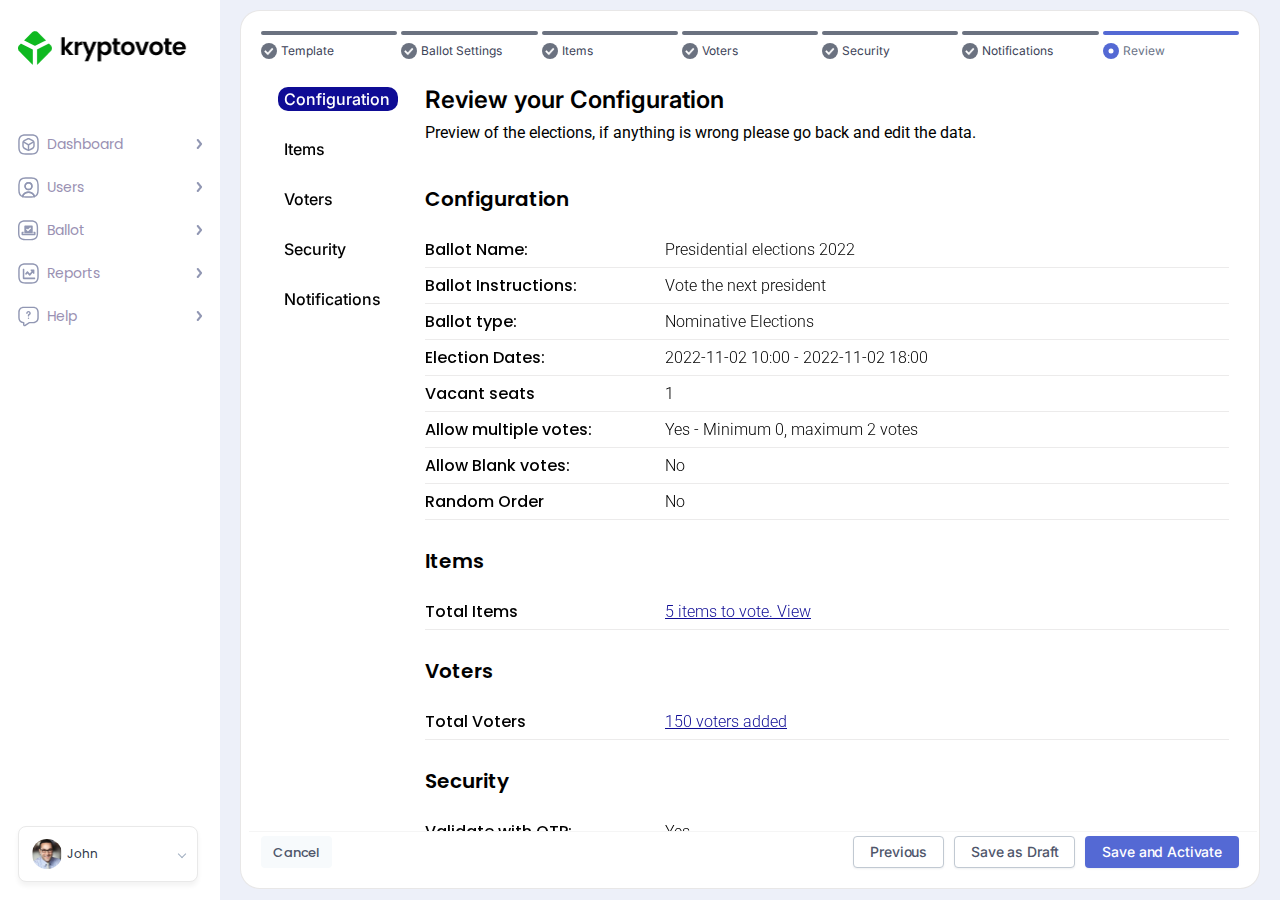
<file: review.html>
<!DOCTYPE html>
<html lang="en">

<head>
  <meta charset="UTF-8" />
  <meta http-equiv="X-UA-Compatible" content="IE=edge" />
  <meta name="viewport" content="width=device-width, initial-scale=1.0" />
  <link rel="preconnect" href="https://fonts.googleapis.com">
  <link rel="preconnect" href="https://fonts.gstatic.com" crossorigin>
  <link
    href="https://fonts.googleapis.com/css2?family=Inter:wght@300;400;500;600&family=Montserrat:wght@400;500&family=Poppins:wght@300;400;500;600&family=Roboto:wght@400;500;700&display=swap"
    rel="stylesheet">
  <link rel="stylesheet" href="css/main.css" />
  <title>Reviews</title>
</head>

<body>
  <main>
    <!-- header start
    =========================================== -->
    <header class="header">
      <div class="header__inner">
        <div class="header__inner-logo">
          <img src="./images/logo.png" alt="">
        </div>
        <div class="burger" id="sidebarBtn">
          <span></span>
        </div>
      </div>
    </header>
    <!-- header end
    =========================================== -->
    <!-- sidebar start
    =========================================== -->
    <section class="sidebar" id="sidebar">
      <div class="sidebar__inner">
        <a href="#" class="sidebar__inner-logo">
          <img src="./images/logo.png" alt="">
        </a>
        <ul>
          <li>
            <a href="#" class="sidebar__inner-link">
              <span class="sidebar__inner-link-icon">
                <img src="./images/sidebar/dashboard.svg" alt="">
              </span>
              Dashboard
              <span class="sidebar__inner-link-arrow">
                <img src="./images/sidebar/chevron-right.svg" alt="">
              </span>
            </a>
          </li>
          <li>
            <a href="#" class="sidebar__inner-link">
              <span class="sidebar__inner-link-icon">
                <img src="./images/sidebar/users.svg" alt="">
              </span>
              Users
              <span class="sidebar__inner-link-arrow">
                <img src="./images/sidebar/chevron-right.svg" alt="">
              </span>
            </a>
          </li>
          <li>
            <a href="#" class="sidebar__inner-link">
              <span class="sidebar__inner-link-icon">
                <img src="./images/sidebar/ballot.svg" alt="">
              </span>
              Ballot
              <span class="sidebar__inner-link-arrow">
                <img src="./images/sidebar/chevron-right.svg" alt="">
              </span>
            </a>
          </li>
          <li>
            <a href="#" class="sidebar__inner-link">
              <span class="sidebar__inner-link-icon">
                <img src="./images/sidebar/reports.svg" alt="">
              </span>
              Reports
              <span class="sidebar__inner-link-arrow">
                <img src="./images/sidebar/chevron-right.svg" alt="">
              </span>
            </a>
          </li>
          <li>
            <a href="#" class="sidebar__inner-link">
              <span class="sidebar__inner-link-icon">
                <img src="./images/sidebar/help.svg" alt="">
              </span>
              Help
              <span class="sidebar__inner-link-arrow">
                <img src="./images/sidebar/chevron-right.svg" alt="">
              </span>
            </a>
          </li>
        </ul>
        <a href="#" class="sidebar__inner-user">
          <span>
            <img src="./images/sidebar/user.png" alt="">
          </span>
          John
        </a>
      </div>
    </section>
    <!-- sidebar end
    =========================================== -->
    <!-- intro start
    =========================================== -->
    <section class="intro">
      <div class="intro__inner">
        <div class="intro__inner-header">
          <a href="#" class="checked">
            <span>
              <img src="images/icons/check-white.png" alt="">
            </span>
            Template
          </a>
          <a href="questions.html" class="checked">
            <span>
              <img src="images/icons/check-white.png" alt="">
            </span>
            Ballot Settings
          </a>
          <a href="items.html" class="checked">
            <span>
              <img src="images/icons/check-white.png" alt="">
            </span>
            Items
          </a>
          <a href="index.html" class="checked">
            <span>
              <img src="images/icons/check-white.png" alt="">
            </span>
            Voters
          </a>
          <a href="security.html" class="checked">
            <span>
              <img src="images/icons/check-white.png" alt="">
            </span>
            Security
          </a>
          <a href="notifications.html" class="checked">
            <span>
              <img src="images/icons/check-white.png" alt="">
            </span>
            Notifications
          </a>
          <a href="#" class="active">
            <span>
              <img src="images/icons/check-white.png" alt="">
            </span>
            Review
          </a>
        </div>
        <div class="intro__inner-main">
          <div class="introNav" id="introNav">
            <a href="#config" class="links active ">
              Configuration
            </a>
            <a href="#items" class="links">
              Items
            </a>
            <a href="#voters" class="links">
              Voters
            </a>
            <a href="#security" class="links">
              Security
            </a>
            <a href="#notifications" class="links">
              Notifications
            </a>
          </div>
          <div class="introList">
            <h1>
              Review your Configuration
            </h1>
            <p class="big">
              Preview of the elections, if anything is wrong please go back and edit the data.
            </p>
            <div class="anchor" id="config"></div>
            <div class="introList__info" id="config">
              <h2>
                Configuration
              </h2>
              <div class="introList__info-text">
                <h3>
                  Ballot Name:
                </h3>
                <p class="big">
                  Presidential elections 2022
                </p>
              </div>
              <div class="introList__info-text">
                <h3>
                  Ballot Instructions:
                </h3>
                <p class="big">
                  Vote the next president
                </p>
              </div>
              <div class="introList__info-text">
                <h3>
                  Ballot type:
                </h3>
                <p class="big">
                  Nominative Elections
                </p>
              </div>
              <div class="introList__info-text">
                <h3>
                  Election Dates:
                </h3>
                <p class="big">
                  2022-11-02 10:00 - 2022-11-02 18:00
                </p>
              </div>
              <div class="introList__info-text">
                <h3>
                  Vacant seats
                </h3>
                <p class="big">
                  1
                </p>
              </div>
              <div class="introList__info-text">
                <h3>
                  Allow multiple votes:
                </h3>
                <p class="big">
                  Yes - Minimum 0, maximum 2 votes
                </p>
              </div>
              <div class="introList__info-text">
                <h3>
                  Allow Blank votes:
                </h3>
                <p class="big">
                  No
                </p>
              </div>
              <div class="introList__info-text">
                <h3>
                  Random Order
                </h3>
                <p class="big">
                  No
                </p>
              </div>

            </div>
            <div class="anchor" id="items"></div>

            <div class="introList__info" id="items">
              <h2>
                Items
              </h2>
              <div class="introList__info-text">
                <h3>
                  Total Items
                </h3>
                <p class="big introButton" id="editItemBtn">
                  5 items to vote. View
                </p>
              </div>
            </div>
            <div class="anchor" id="voters"></div>

            <div class="introList__info" id="voters">
              <h2>
                Voters
              </h2>
              <div class="introList__info-text">
                <h3>
                  Total Voters
                </h3>
                <p class="big introButton" id="importBtn">
                  150 voters added
                </p>
              </div>
            </div>
            <div class="anchor" id="security"></div>
            <div class="introList__info" id="security">
              <h2>
                Security
              </h2>
              <div class="introList__info-text">
                <h3>
                  Validate with OTP:
                </h3>
                <p class="big">
                  Yes
                </p>
              </div>
              <div class="introList__info-text">
                <h3>
                  Recommended settings:
                </h3>
                <p class="big">
                  No
                </p>
              </div>
              <div class="introList__info-text">
                <h3>
                  Enable blockchain:
                </h3>
                <p class="big">
                  Yes
                </p>
              </div>
              <div class="introList__info-text">
                <h3>
                  Blockchain Network
                </h3>
                <p class="big">
                  Symbol
                </p>
              </div>
              <div class="introList__info-text">
                <h3>
                  Encryption:
                </h3>
                <p class="big">
                  Yes
                </p>
              </div>
              <div class="introList__info-text">
                <h3>
                  Anonymous:
                </h3>
                <p class="big">
                  Admin can see users’ votes
                </p>
              </div>
              <div class="introList__info-text">
                <h3>
                  Wallet Configuration:
                </h3>
                <p class="big">
                  Single wallet response
                </p>
              </div>
            </div>
            <div class="anchor" id="notifications"></div>

            <div class="introList__info" id="notifications">
              <h2>
                Notifications
              </h2>
              <div class="introList__info-text">
                <h3>
                  Subscription:
                </h3>
                <p class="big">
                  Yes - Immidiately
                </p>
              </div>
              <div class="introList__info-text">
                <h3>
                  Reminder:
                </h3>
                <p class="big">
                  Yes - Scheduled on 2022-11-05 10.30
                </p>
              </div>
              <div class="introList__info-text">
                <h3>
                  Reminder not voted yet:
                </h3>
                <p class="big">
                  Yes - 1 hour before end of election
                </p>
              </div>
              <div class="introList__info-text">
                <h3>
                  Opening
                </h3>
                <p class="big">
                  Yes
                </p>
              </div>
              <div class="introList__info-text">
                <h3>
                  Closing:
                </h3>
                <p class="big">
                  Yes
                </p>
              </div>
            </div>


            <div class="space">

            </div>
          </div>
        </div>
        <div class="intro__inner-footer config">
          <a href="#" class="button cancel">
            Cancel
          </a>
          <div class="button__row">
            <a href="#" class="button previous">
              Previous
            </a>
            <a href="#" class="button previous" >
              Save as Draft
            </a>
            <a href="#" class="button next">
              Save and Activate
            </a>
          </div>
        </div>
      </div>
    </section>
    <!-- intro end
    =========================================== -->
    <!-- modals start
     =========================================== -->


    <div class="selectUser sm importUser" id="importUser">
      <div class="selectUser__inner">
        <div class="selectUser__inner-wrapper">
          <div class="users active">
            <div class="list">
              <div class="list__tools">
                <h2 class="strong">
              Voters
                </h2>
                <div class="list__tools-buttons">
                  <div class="searchButton">
                    <svg>
                      <use xlink:href="#search"></use>
                    </svg>
                    <input type="text" placeholder="Search">
                  </div>
                  <div class="selectButton">
                    <svg>
                      <use xlink:href="#arrowBottom"></use>
                    </svg>
                    <p class="sm">
                      Sort by : <strong> Newest</strong>
                    </p>
                  </div>
                </div>
              </div>
              <div class="list__table">
                <table>
                  <thead>
                    <th>
                      <h5>
                        <span>
                          <img src="images/icons/chevron-top.png" alt="">
                          <img src="images/icons/chevron-bottom.png" alt="">
                        </span>
                        Full name
                      </h5>
                    </th>
                    <th>
                      <h5>
                        <span>
                          <img src="images/icons/chevron-top.png" alt="">
                          <img src="images/icons/chevron-bottom.png" alt="">
                        </span>
                        Email
                      </h5>
                    </th>
                    <th>
                      <h5 class="center">
                        <span>
                          <img src="images/icons/chevron-top.png" alt="">
                          <img src="images/icons/chevron-bottom.png" alt="">
                        </span>
                        Last Login
                      </h5>
                    </th>
                    <th>
                      <h5 class="center">
                        <span>
                          <img src="images/icons/chevron-top.png" alt="">
                          <img src="images/icons/chevron-bottom.png" alt="">
                        </span>
                        Status
                      </h5>
                    </th>
                  </thead>
                  <tbody>
                    <tr>
                      <td>
                        <div class="checkbox__wrapper">
                          <h5>
                            <p>
                              <span>
                                G
                              </span>
                            </p>
                            Gabriele Serra
                          </h5>
                        </div>
                      </td>
                      <td>
                        <a href="#">gabriele.serra@nexial.io</a>
                      </td>
                      <td class="center">
                        2022-09-02
                      </td>
                      <td class="center">
                        <h6>
                          <span>
                            ACTIVE
                          </span>
                        </h6>
                      </td>
                    </tr>
                    <tr>
                      <td>
                        <div class="checkbox__wrapper">
                          
                          <h5>
                            <p class="red">
                              <span>
                                L
                              </span>
                            </p>
                            Larry Benavides
                          </h5>
                        </div>
                      </td>
                      <td>
                        <a href="#">larry.benavides@gmail.com</a>
                      </td>
                      <td class="center">
                        -
                      </td>
                      <td class="center">
                        <h6>
                          <span>
                            ACTIVE
                          </span>
                        </h6>
                      </td>
                    </tr>
                    <tr>
                      <td>
                        <div class="checkbox__wrapper">
                          <h5>
                            <p class="yellow">
                              <span>
                                C
                              </span>
                            </p>
                            Cheryl Dixon
                          </h5>
                        </div>
                      </td>
                      <td>
                        <a href="#">cdixon@live.com</a>
                      </td>
                      <td class="center">
                        2022-08-24
                      </td>
                      <td class="center">
                        <h6>
                          <span>
                            ACTIVE
                          </span>
                        </h6>
                      </td>
                    </tr>
                    <tr>
                      <td>
                        <div class="checkbox__wrapper">
                          <h5>
                            <p class="blue">
                              <span>
                                S
                              </span>
                            </p>
                            Scotty Boyd
                          </h5>
                        </div>
                      </td>
                      <td>
                        <a href="#">scottyb73@gmail.com</a>
                      </td>
                      <td class="center">
                        2022-09-06
                      </td>
                      <td class="center">
                        <h6>
                          <span>
                            ACTIVE
                          </span>
                        </h6>
                      </td>
                    </tr>
                    <tr>
                      <td>
                        <div class="checkbox__wrapper">
                          <h5>
                            <p class="green">
                              <span>
                                T
                              </span>
                            </p>
                            Terry Welker
                          </h5>
                        </div>
                      </td>
                      <td>
                        <a href="#">terrywelk@teleworm.us</a>
                      </td>
                      <td class="center">
                        -
                      </td>
                      <td class="center">
                        <h6>
                          <span>
                            ACTIVE
                          </span>
                        </h6>
                      </td>
                    </tr>
                    <tr>
                      <td>
                        <div class="checkbox__wrapper">
                          <h5>
                            <p class="red">
                              <span>
                                M
                              </span>
                            </p>
                            Mckinley Ballou
                          </h5>
                        </div>
                      </td>
                      <td>
                        <a href="#">m.ballou@yahoo.com</a>
                      </td>
                      <td class="center">
                        -
                      </td>
                      <td class="center">
                        <h6>
                          <span>
                            ACTIVE
                          </span>
                        </h6>
                      </td>
                    </tr>
                    <tr>
                      <td>
                        <div class="checkbox__wrapper">
                          <h5>
                            <p class="yellow">
                              <span>
                                H
                              </span>
                            </p>
                            Heather McDonald
                          </h5>
                        </div>
                      </td>
                      <td>
                        <a href="#">heatherm@icloud.com</a>
                      </td>
                      <td class="center">
                        2022-05-13
                      </td>
                      <td class="center">
                        <h6>
                          <span>
                            ACTIVE
                          </span>
                        </h6>
                      </td>
                    </tr>
                    <tr>
                      <td>
                        <div class="checkbox__wrapper">
                          <h5>
                            <p class="blue">
                              <span>
                                R
                              </span>
                            </p>
                            Renee Duong
                          </h5>
                        </div>
                      </td>
                      <td>
                        <a href="#">duo.renee@aol.com</a>
                      </td>
                      <td class="center">
                        2022-10-07
                      </td>
                      <td class="center">
                        <h6>
                          <span>
                            ACTIVE
                          </span>
                        </h6>
                      </td>
                    </tr>
                    <tr>
                      <td>
                        <div class="checkbox__wrapper">
                          <h5>
                            <p class="green">
                              <span>
                                R
                              </span>
                            </p>
                            Sean Stapleton
                          </h5>
                        </div>
                      </td>
                      <td>
                        <a href="#">stapleton64@gmail.com</a>
                      </td>
                      <td class="center">
                        -
                      </td>
                      <td class="center">
                        <h6>
                          <span>
                            ACTIVE
                          </span>
                        </h6>
                      </td>
                    </tr>
                    <tr>
                      <td>
                        <div class="checkbox__wrapper">
                          <h5>
                            <p class="red">
                              <span>
                                M
                              </span>
                            </p>
                            Mary White
                          </h5>
                        </div>
                      </td>
                      <td>
                        <a href="#">mary.white@yahoo.com</a>
                      </td>
                      <td class="center">
                        -
                      </td>
                      <td class="center">
                        <h6>
                          <span>
                            ACTIVE
                          </span>
                        </h6>
                      </td>
                    </tr>
                  </tbody>
                  <tfoot>
                    <td>
                      Showing 1 - 10 of 20
                      <div class="pagination">
                        <button class="button">
                          «
                        </button>
                        <button class="button">
                          &lt
                        </button>
                        <a href="#" class="active">
                          1
                        </a>
                        <a href="#">
                          2
                        </a>
                        <a href="#">
                          3
                        </a>
                        <a href="#">
                          4
                        </a>
                        <a href="#">
                          5
                        </a>
                        <button class="button active">
                          &gt
                        </button>
                        <button class="button active">
                          »
                        </button>
                      </div>
                    </td>
                  </tfoot>
                </table>
              </div>
            </div>
          </div>
          <div class="button__row">
          
            <button class="button previous" id="importConfirm" style="display: none;">
              Close
            </button>
            <button class="button previous" id="importCancel">
              Close
            </button>
          </div>
        </div>
      </div>
    </div>
    <div class="importItems addUser" id="editItem">
      <div class="list">
          <h2>
            Items
          </h2>
        <div class="list__table">
          <table>
            <tbody>
              <tr>
                <td>
                  <div class="listItems">
                    <span>
                      <img src="images/items/1.png" alt="" id="itemAvatar">
                    </span>
                    <h3>
                      Richard Burr
                    </h3>
                  </div>
                </td>
              </tr>
              <tr>
                <td>
                  <div class="listItems">
                    <span>
                      <img src="images/items/2.png" alt="">
                    </span>
                    <h3>
                      Bill Nelson
                    </h3>
                  </div>
                </td>
              </tr>
              <tr>
                <td>
                  <div class="listItems">
                    <span>
                      <img src="images/items/3.png" alt="">
                    </span>
                    <h3>
                      Kamala Harris
                    </h3>
                  </div>
                </td>
              </tr>
              <tr>
                <td>
                  <div class="listItems">
                    <span>
                      <img src="images/items/4.png" alt="">
                    </span>
                    <h3>
                      Lloyd Austin
                    </h3>
                  </div>
                </td>
              </tr>
              <tr>
                <td>
                  <div class="listItems">
                    <span>
                      <img src="images/items/5.png" alt="">
                    </span>
                    <h3>
                      Roy Blunt
                    </h3>
                  </div>
                </td>
              </tr>
              <tr>
                <td>
                  <div class="listItems">
                    <span>
                      <img src="images/items/6.png" alt="">
                    </span>
                    <h3>
                      Claire McCaskill
                    </h3>
                  </div>
                </td>
                <td>
                </td>
              </tr>
              <tr>
                <td>
                  <div class="listItems">
                    <span>
                      <img src="images/items/7.png" alt="">
                    </span>
                    <h3>
                      Craig O'Dear
                    </h3>
                  </div>
                </td>
              </tr>
              <tr>
                <td>
                  <div class="listItems">
                    <span>
                      <img src="images/items/8.png" alt="">
                    </span>
                    <h3>
                      Angelica Earl
                    </h3>
                  </div>
                </td>
              </tr>

            </tbody>
          </table>



          <!-- when no items are selected
            =========================================== -->
          <div class="voter item" style="display: none;">
            <div class="voter__inner">
              <div class="voter__inner-image">
                <img src="./images/item.png" alt="">
              </div>
              <div class="voter__inner-content">
                <h1>
                  Add your first item
                </h1>
                <p class="big">
                  Add your first item. You can add a candidate,
                  list or any item
                </p>
              </div>
            </div>
          </div>
        </div>
        <div class="button__row">
          <button style="display: none;" id="editItemConfirm">
            editItemConfirm
          </button>
            <button class="button previous" id="editItemCancel">
              Close
            </button>
          </div>
      </div>
    </div>

    <!-- modals end
     =========================================== -->
    <!-- Sprites
    =========================================== -->
    <svg style="display: none">
      <symbol id="check" viewBox="0 0 16 16">
        <g>
          <path
            d="M15.75 8C15.75 12.2802 12.2802 15.75 8 15.75C3.71978 15.75 0.25 12.2802 0.25 8C0.25 3.71978 3.71978 0.25 8 0.25C12.2802 0.25 15.75 3.71978 15.75 8ZM7.10356 12.1036L12.8536 6.35356C13.0488 6.15831 13.0488 5.84172 12.8536 5.64647L12.1465 4.93937C11.9512 4.74409 11.6346 4.74409 11.4393 4.93937L6.75 9.62869L4.56066 7.43934C4.36541 7.24409 4.04881 7.24409 3.85353 7.43934L3.14644 8.14644C2.95119 8.34169 2.95119 8.65828 3.14644 8.85353L6.39644 12.1035C6.59172 12.2988 6.90828 12.2988 7.10356 12.1036Z" />
        </g>
      </symbol>
      <symbol id="users" viewBox="0 0 13 14">
        <g>
          <path
            d="M12.4583 11.8749V10.7916C12.458 10.3115 12.2982 9.84515 12.0041 9.46573C11.7099 9.08632 11.2981 8.81533 10.8333 8.69531"
            stroke-linecap="round" stroke-linejoin="round" />
          <path
            d="M9.20835 11.875V10.7917C9.20835 10.217 8.98008 9.66593 8.57375 9.2596C8.16742 8.85327 7.61632 8.625 7.04169 8.625H2.70835C2.13372 8.625 1.58262 8.85327 1.17629 9.2596C0.76996 9.66593 0.541687 10.217 0.541687 10.7917V11.875"
            stroke-linecap="round" stroke-linejoin="round" />
          <path
            d="M8.66669 2.19531C9.13274 2.31464 9.54583 2.58569 9.84082 2.96573C10.1358 3.34577 10.2959 3.81318 10.2959 4.29427C10.2959 4.77536 10.1358 5.24277 9.84082 5.62281C9.54583 6.00285 9.13274 6.2739 8.66669 6.39323"
            stroke-linecap="round" stroke-linejoin="round" />
          <path
            d="M4.87498 6.45833C6.0716 6.45833 7.04165 5.48828 7.04165 4.29167C7.04165 3.09505 6.0716 2.125 4.87498 2.125C3.67836 2.125 2.70831 3.09505 2.70831 4.29167C2.70831 5.48828 3.67836 6.45833 4.87498 6.45833Z"
            stroke-linecap="round" stroke-linejoin="round" />
        </g>
      </symbol>
      <symbol id="cloud" viewBox="0 0 13 14">
        <g>
          <path d="M8.66668 9.16667L6.50001 7L4.33334 9.16667" stroke-width="2" stroke-linecap="round"
            stroke-linejoin="round" />
          <path d="M6.5 7V11.875" stroke-width="2" stroke-linecap="round" stroke-linejoin="round" />
          <path
            d="M11.0446 10.4611C11.5729 10.1731 11.9903 9.71737 12.2308 9.16581C12.4713 8.61425 12.5213 7.99831 12.3729 7.41518C12.2245 6.83205 11.8861 6.31496 11.4111 5.94551C10.9362 5.57605 10.3517 5.37529 9.75001 5.37489H9.06751C8.90356 4.74073 8.59797 4.15199 8.17373 3.65293C7.74949 3.15387 7.21763 2.75748 6.61815 2.49355C6.01866 2.22963 5.36714 2.10504 4.71257 2.12916C4.058 2.15328 3.41742 2.32547 2.83898 2.63279C2.26054 2.94011 1.75929 3.37457 1.37293 3.9035C0.986564 4.43242 0.725133 5.04205 0.60829 5.68656C0.491447 6.33107 0.522233 6.99368 0.698333 7.62457C0.874433 8.25547 1.19127 8.83823 1.62501 9.32906"
            stroke-width="2" stroke-linecap="round" stroke-linejoin="round" />
          <path d="M8.66668 9.16667L6.50001 7L4.33334 9.16667" stroke-width="2" stroke-linecap="round"
            stroke-linejoin="round" />
        </g>
      </symbol>
      <symbol id="plus" viewBox="0 0 13 14">
        <g>
          <path fill-rule="evenodd" clip-rule="evenodd"
            d="M6.50001 2.66675C6.79916 2.66675 7.04168 2.90926 7.04168 3.20841V10.7917C7.04168 11.0909 6.79916 11.3334 6.50001 11.3334C6.20086 11.3334 5.95834 11.0909 5.95834 10.7917V3.20841C5.95834 2.90926 6.20086 2.66675 6.50001 2.66675Z" />
          <path fill-rule="evenodd" clip-rule="evenodd"
            d="M2.16666 6.99992C2.16666 6.70076 2.40917 6.45825 2.70832 6.45825H10.2917C10.5908 6.45825 10.8333 6.70076 10.8333 6.99992C10.8333 7.29907 10.5908 7.54158 10.2917 7.54158H2.70832C2.40917 7.54158 2.16666 7.29907 2.16666 6.99992Z" />
        </g>
      </symbol>
      <symbol id="edit" viewBox="0 0 12 11">
        <g>
          <path fill-rule="evenodd" clip-rule="evenodd"
            d="M7.93982 0.241902C8.15135 0.0303684 8.49432 0.0303684 8.70585 0.241902L11.4142 2.95024C11.6257 3.16177 11.6257 3.50473 11.4142 3.71627L4.37252 10.7579C4.27094 10.8595 4.13316 10.9166 3.9895 10.9166H1.28117C0.982014 10.9166 0.739502 10.6741 0.739502 10.3749V7.66659C0.739502 7.52293 0.79657 7.38515 0.898152 7.28357L7.93982 0.241902ZM1.82284 7.89095V9.83325H3.76514L10.2651 3.33325L8.32284 1.39095L1.82284 7.89095Z" />
        </g>
      </symbol>
      <symbol id="delete" viewBox="0 0 11 11">
        <g>
          <path
            d="M7.78874 5.5L10.7294 2.37281C11.0903 1.98906 11.0903 1.36687 10.7294 0.982812L10.0759 0.287813C9.715 -0.0959375 9.12992 -0.0959375 8.76877 0.287813L5.8281 3.415L2.88744 0.287813C2.52658 -0.0959375 1.9415 -0.0959375 1.58035 0.287813L0.926804 0.982812C0.565943 1.36656 0.565943 1.98875 0.926804 2.37281L3.86747 5.5L0.926804 8.62719C0.565943 9.01094 0.565943 9.63312 0.926804 10.0172L1.58035 10.7122C1.94121 11.0959 2.52658 11.0959 2.88744 10.7122L5.8281 7.585L8.76877 10.7122C9.12963 11.0959 9.715 11.0959 10.0759 10.7122L10.7294 10.0172C11.0903 9.63344 11.0903 9.01125 10.7294 8.62719L7.78874 5.5Z" />
        </g>
      </symbol>
      <symbol id="search" viewBox="0 0 27 24">
        <g>
          <path
            d="M12.2176 19C16.9102 19 20.7142 15.4183 20.7142 11C20.7142 6.58172 16.9102 3 12.2176 3C7.52507 3 3.72101 6.58172 3.72101 11C3.72101 15.4183 7.52507 19 12.2176 19Z"
            stroke="#7E7E7E" stroke-width="2" stroke-linecap="round" stroke-linejoin="round" />
          <path d="M22.8384 21L18.2184 16.65" stroke="#7E7E7E" stroke-width="2" stroke-linecap="round"
            stroke-linejoin="round" />
        </g>
      </symbol>
      <symbol id="arrowBottom" viewBox="0 0 12 6">
        <g>
          <path d="M0.916748 0.75L5.69609 5.25L10.4754 0.75" stroke="#3D3C42" stroke-width="1.5" stroke-linecap="round"
            stroke-linejoin="round" />
        </g>
      </symbol>
      <symbol id="swap" viewBox="0 0 12 12">
        <g>
          <path d="M8.79128 10.4232V3.04688" stroke-width="1.5" stroke-linecap="round" stroke-linejoin="round" />
          <path d="M11 8.20435L8.79119 10.4234L6.5824 8.20435" stroke-width="1.5" stroke-linecap="round"
            stroke-linejoin="round" />
          <path d="M3.41335 1.5769V8.9532" stroke-width="1.5" stroke-linecap="round" stroke-linejoin="round" />
          <path d="M1.20459 3.79569L3.41339 1.57666L5.62218 3.79569" stroke-width="1.5" stroke-linecap="round"
            stroke-linejoin="round" />
        </g>
      </symbol>
      <symbol id="drag" viewBox="0 0 22 17">
        <g>
          <path
            d="M4.71429 10.3253H1.57143C0.703705 10.3253 0 11.029 0 11.8967V15.0396C0 15.9073 0.703705 16.611 1.57143 16.611H4.71429C5.58201 16.611 6.28571 15.9073 6.28571 15.0396V11.8967C6.28571 11.029 5.58201 10.3253 4.71429 10.3253ZM12.5714 10.3253H9.42857C8.56085 10.3253 7.85714 11.029 7.85714 11.8967V15.0396C7.85714 15.9073 8.56085 16.611 9.42857 16.611H12.5714C13.4392 16.611 14.1429 15.9073 14.1429 15.0396V11.8967C14.1429 11.029 13.4392 10.3253 12.5714 10.3253ZM20.4286 10.3253H17.2857C16.418 10.3253 15.7143 11.029 15.7143 11.8967V15.0396C15.7143 15.9073 16.418 16.611 17.2857 16.611H20.4286C21.2963 16.611 22 15.9073 22 15.0396V11.8967C22 11.029 21.2963 10.3253 20.4286 10.3253ZM4.71429 0.896729H1.57143C0.703705 0.896729 0 1.60043 0 2.46816V5.61101C0 6.47874 0.703705 7.18244 1.57143 7.18244H4.71429C5.58201 7.18244 6.28571 6.47874 6.28571 5.61101V2.46816C6.28571 1.60043 5.58201 0.896729 4.71429 0.896729ZM12.5714 0.896729H9.42857C8.56085 0.896729 7.85714 1.60043 7.85714 2.46816V5.61101C7.85714 6.47874 8.56085 7.18244 9.42857 7.18244H12.5714C13.4392 7.18244 14.1429 6.47874 14.1429 5.61101V2.46816C14.1429 1.60043 13.4392 0.896729 12.5714 0.896729ZM20.4286 0.896729H17.2857C16.418 0.896729 15.7143 1.60043 15.7143 2.46816V5.61101C15.7143 6.47874 16.418 7.18244 17.2857 7.18244H20.4286C21.2963 7.18244 22 6.47874 22 5.61101V2.46816C22 1.60043 21.2963 0.896729 20.4286 0.896729Z" />
        </g>
      </symbol>
      <symbol id="pen" viewBox="0 0 13 12">
        <g>
          <path
            d="M9.30664 1.49991C9.43796 1.36859 9.59386 1.26441 9.76544 1.19334C9.93703 1.12227 10.1209 1.08569 10.3066 1.08569C10.4924 1.08569 10.6763 1.12227 10.8478 1.19334C11.0194 1.26441 11.1753 1.36859 11.3066 1.49991C11.438 1.63123 11.5421 1.78713 11.6132 1.95871C11.6843 2.13029 11.7209 2.31419 11.7209 2.49991C11.7209 2.68562 11.6843 2.86952 11.6132 3.0411C11.5421 3.21268 11.438 3.36859 11.3066 3.49991L4.55664 10.2499L1.80664 10.9999L2.55664 8.24991L9.30664 1.49991Z"
            stroke-width="2" stroke-linecap="round" stroke-linejoin="round" />
        </g>

      </symbol>
    </svg>
    <!-- js
    =========================================== -->
    <script src="./js/main.js"></script>


</body>


</html>
</file>
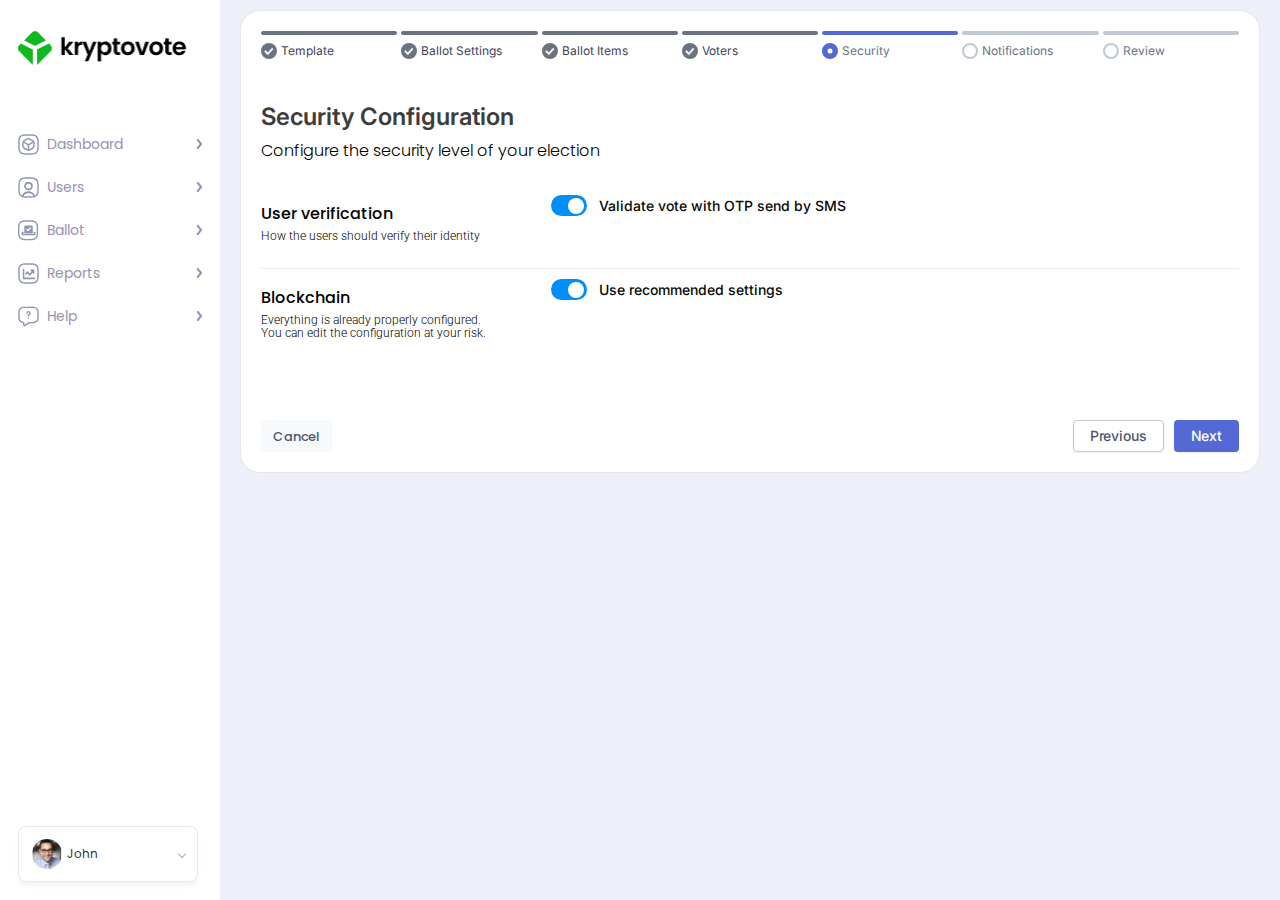
<file: security.html>
<!DOCTYPE html>
<html lang="en">
  <head>
    <meta charset="UTF-8" />
    <meta http-equiv="X-UA-Compatible" content="IE=edge" />
    <meta name="viewport" content="width=device-width, initial-scale=1.0" />
    <link rel="preconnect" href="https://fonts.googleapis.com">
    <link rel="preconnect" href="https://fonts.gstatic.com" crossorigin>
    <link href="https://fonts.googleapis.com/css2?family=Inter:wght@300;400;500;600&family=Montserrat:wght@400;500&family=Poppins:wght@300;400;500;600&family=Roboto:wght@400;500;700&display=swap" rel="stylesheet">
    <link rel="stylesheet" href="css/main.css" />
    <title>Security</title>
  </head>
  <body>
    <main>
    <!-- header start
    =========================================== -->
    <header class="header">
      <div class="header__inner">
        <div class="header__inner-logo">
          <img src="./images/logo.png" alt="">
        </div>
        <div class="burger" id="sidebarBtn">
          <span></span>
        </div>
      </div>
    </header>
    <!-- header end
    =========================================== -->
    <!-- sidebar start
    =========================================== -->
    <section class="sidebar" id="sidebar">
        <div class="sidebar__inner">
          <a href="#" class="sidebar__inner-logo">
            <img src="./images/logo.png" alt="">
          </a>
          <ul>
            <li>
              <a href="#" class="sidebar__inner-link">
                <span class="sidebar__inner-link-icon">
                  <img src="./images/sidebar/dashboard.svg" alt="">
                </span>
                Dashboard
                <span class="sidebar__inner-link-arrow">
                  <img src="./images/sidebar/chevron-right.svg" alt="">
                </span>
              </a>
            </li>
            <li>
              <a href="#" class="sidebar__inner-link">
                <span class="sidebar__inner-link-icon">
                  <img src="./images/sidebar/users.svg" alt="">
                </span>
                Users
                <span class="sidebar__inner-link-arrow">
                  <img src="./images/sidebar/chevron-right.svg" alt="">
                </span>
              </a>
            </li>
            <li>
              <a href="#" class="sidebar__inner-link">
                <span class="sidebar__inner-link-icon">
                  <img src="./images/sidebar/ballot.svg" alt="">
                </span>
                Ballot
                <span class="sidebar__inner-link-arrow">
                  <img src="./images/sidebar/chevron-right.svg" alt="">
                </span>
              </a>
            </li>
            <li>
              <a href="#" class="sidebar__inner-link">
                <span class="sidebar__inner-link-icon">
                  <img src="./images/sidebar/reports.svg" alt="">
                </span>
                Reports
                <span class="sidebar__inner-link-arrow">
                  <img src="./images/sidebar/chevron-right.svg" alt="">
                </span>
              </a>
            </li>
            <li>
              <a href="#" class="sidebar__inner-link">
                <span class="sidebar__inner-link-icon">
                  <img src="./images/sidebar/help.svg" alt="">
                </span>
                Help
                <span class="sidebar__inner-link-arrow">
                  <img src="./images/sidebar/chevron-right.svg" alt="">
                </span>
              </a>
            </li>
          </ul>
          <a href="#" class="sidebar__inner-user">
            <span>
              <img src="./images/sidebar/user.png" alt="">
            </span>
            John
          </a>
        </div>
      
    </section>
    <!-- sidebar end
    =========================================== -->
    <!-- intro start
    =========================================== -->
    <section class="intro">
      <div class="intro__inner">
        <div class="intro__inner-header big">
          <a  href="#" class="checked">
         <span>
           <img src="images/icons/check-white.png" alt="">
         </span>
            Template
          </a>
          <a  href="questions.html" class="checked">
            <span>
              <img src="images/icons/check-white.png" alt="">
            </span>
            Ballot Settings

          </a>
          <a  href="items.html" class="checked">
            <span>
              <img src="images/icons/check-white.png" alt="">
            </span>
            Ballot Items
          </a>
          <a  href="index.html" class="checked">
            <span>
              <img src="images/icons/check-white.png" alt="">
            </span>
            Voters
          </a>
          <a href="security.html" class="active"> 
            <span>
              <img src="images/icons/check-white.png" alt="">
            </span>
            Security
          </a>
          <a href="notifications.html" > 
            <span>
              <img src="images/icons/check-white.png" alt="">
            </span>
            Notifications
          </a>
          <a href="review.html">  
            <span>
              <img src="images/icons/check-white.png" alt="">
            </span>
            Review
          </a>
        </div>
        <div class="intro__inner-info">
          <h1>
            Security Configuration
          </h1>
          <p class="big">
            Configure the security level of your election
          </p>
        </div>
      
        <div class="intro__inner-content">
            <div class="introItem">
                <div class="introItem__content">
                    <h3>
                        User verification
                    </h3>
                    <p class="sm">
                        How the users should verify their identity
                    </p>
                </div>
                <div class="introItem__tools">
                    <label class="introItem__tools-row" for="validate">
                        <div class="check">
                            <input type="checkbox" checked id="validate">
                            <div class="check__box">
    
                            </div>
                        </div>
                        <h4>
                            Validate vote with OTP send by SMS
                        </h4>
                    </label>

                </div>
            </div>
            <div class="introItem big" id="securityItem">
                <div class="introItem__content">
                    <h3>
                        Blockchain
                    </h3>
                    <p class="sm">
                        Everything is already properly configured. You can edit the configuration at your risk.
                    </p>
                </div>
                <div class="introItem__tools">
                    <label for="securityCheck" class="introItem__tools-row">
                        <div class="check">
                            <input type="checkbox" id="securityCheck" checked>
                            <div class="check__box">
                            </div>
                        </div>
                        <h4>
                            Use recommended settings
                        </h4>
                    </label>
                    <div class="introItem__tools-hidden">
                        <label for="blockchain" class="introItem__tools-row">
                            <div class="check">
                                <input type="checkbox" id="blockchain" checked>
                                <div class="check__box">
                                </div>
                            </div>
                            <h4>
                               Enable Blockchain
                            </h4>
                        </label>
                        <div class="introItem__tools-radio">
                            <p>
                                Select the blockchain network
                            </p>
                            <label for="symbol">
                                <div class="input radio">
                                    <input type="radio" id="symbol" name="blockchain" checked>
                                    <span></span>
                                </div>
                                Symbol (Recommended)
                            </label>
                            <label for="cardano">
                                <div class="input radio">
                                    <input type="radio" id="cardano" name="blockchain">
                                    <span></span>
                                </div>
                                Cardano
                            </label>
                        </div>
                  
                    </div>

                </div>
            </div>
            <div class="introItem__wrapper" id="securityWrapper">
                <div class="introItem">
                    <div class="introItem__content">
                        <h3>
                            Encryption
                        </h3>
                        <p class="sm">
                            Encrypt votes. if enabled final users won't be able to see what they voted in the blockchain
                        </p>
                    </div>
                    <div class="introItem__tools">
                        <label for="encryption" class="introItem__tools-row">
                            <div class="check">
                                <input type="checkbox" id="encryption" checked>
                                <div class="check__box">
                                </div>
                            </div>
                            <h4>
                                Enable Encryption
                            </h4>
                        </label>
    
                    </div>
                </div>
                <div class="introItem">
                    <div class="introItem__content">
                        <h3>
                            Anonymous
                        </h3>
                        <p class="sm">
                            Define if votes can be anonymous
                        </p>
                    </div>
                    <div class="introItem__tools">
                        <div class="introItem__tools-radio">
                            <p>
                                Anonymous configuration
                            </p>
                            <label for="anonymous1">
                                <div class="input radio">
                                    <input type="radio" id="anonymous1" name="anonymous" checked>
                                    <span></span>
                                </div>
                                Votes are anonymous for all
                            </label>
                            <label for="anonymous2">
                                <div class="input radio">
                                    <input type="radio" id="anonymous2" name="anonymous">
                                    <span></span>
                                </div>
                                Admin can see the users' votes
                            </label>
                            <label for="anonymous3">
                                <div class="input radio">
                                    <input type="radio" id="anonymous3" name="anonymous">
                                    <span></span>
                                </div>
                                Any users can see other users' votes
                            </label>
                        </div>
    
                    </div>
                </div>
                <div class="introItem">
                    <div class="introItem__content">
                        <h3>
                            Wallet Configuration
                        </h3>
                        <p class="sm">
                           Choose the wallet configuration
                        </p>
                    </div>
                    <div class="introItem__tools">
                        <div class="introItem__tools-radio">
                            <p>
                                Wallet Configuration
                            </p>
                            <label for="wallet1">
                                <div class="input radio">
                                    <input type="radio" id="wallet1" name="wallet" checked>
                                    <span></span>
                                </div>
                                One wallet per response (recommended)
                            </label>
                            <label for="wallet2">
                                <div class="input radio">
                                    <input type="radio" id="wallet2" name="wallet">
                                    <span></span>
                                </div>
                               Single wallet response
                            </label>
                        </div>
    
                    </div>
                </div>
            </div>
        </div>
        <div class="intro__inner-footer security">
          <a href="#" class="button cancel">
            Cancel
          </a>
          <div class="button__row">
            <a href="#" class="button previous">
              Previous
            </a>
            <a href="#" class="button next">
              Next
            </a>
          </div>
        </div>
      </div>
    </section>
    <!-- intro end
    =========================================== -->

    <!-- Sprites
    =========================================== -->
    <svg style="display: none">
      <symbol id="check" viewBox="0 0 16 16">
        <g>
          <path
            d="M15.75 8C15.75 12.2802 12.2802 15.75 8 15.75C3.71978 15.75 0.25 12.2802 0.25 8C0.25 3.71978 3.71978 0.25 8 0.25C12.2802 0.25 15.75 3.71978 15.75 8ZM7.10356 12.1036L12.8536 6.35356C13.0488 6.15831 13.0488 5.84172 12.8536 5.64647L12.1465 4.93937C11.9512 4.74409 11.6346 4.74409 11.4393 4.93937L6.75 9.62869L4.56066 7.43934C4.36541 7.24409 4.04881 7.24409 3.85353 7.43934L3.14644 8.14644C2.95119 8.34169 2.95119 8.65828 3.14644 8.85353L6.39644 12.1035C6.59172 12.2988 6.90828 12.2988 7.10356 12.1036Z" />
        </g>
      </symbol>
      <symbol id="users" viewBox="0 0 13 14">
        <g>
          <path
            d="M12.4583 11.8749V10.7916C12.458 10.3115 12.2982 9.84515 12.0041 9.46573C11.7099 9.08632 11.2981 8.81533 10.8333 8.69531"
           stroke-linecap="round" stroke-linejoin="round" />
          <path
            d="M9.20835 11.875V10.7917C9.20835 10.217 8.98008 9.66593 8.57375 9.2596C8.16742 8.85327 7.61632 8.625 7.04169 8.625H2.70835C2.13372 8.625 1.58262 8.85327 1.17629 9.2596C0.76996 9.66593 0.541687 10.217 0.541687 10.7917V11.875"
           stroke-linecap="round" stroke-linejoin="round" />
          <path
            d="M8.66669 2.19531C9.13274 2.31464 9.54583 2.58569 9.84082 2.96573C10.1358 3.34577 10.2959 3.81318 10.2959 4.29427C10.2959 4.77536 10.1358 5.24277 9.84082 5.62281C9.54583 6.00285 9.13274 6.2739 8.66669 6.39323"
           stroke-linecap="round" stroke-linejoin="round" />
          <path
            d="M4.87498 6.45833C6.0716 6.45833 7.04165 5.48828 7.04165 4.29167C7.04165 3.09505 6.0716 2.125 4.87498 2.125C3.67836 2.125 2.70831 3.09505 2.70831 4.29167C2.70831 5.48828 3.67836 6.45833 4.87498 6.45833Z"
           stroke-linecap="round" stroke-linejoin="round" />
        </g>
      </symbol>
      <symbol id="cloud" viewBox="0 0 13 14">
        <g>
          <path d="M8.66668 9.16667L6.50001 7L4.33334 9.16667" stroke-width="2" stroke-linecap="round"
            stroke-linejoin="round" />
          <path d="M6.5 7V11.875" stroke-width="2" stroke-linecap="round" stroke-linejoin="round" />
          <path
            d="M11.0446 10.4611C11.5729 10.1731 11.9903 9.71737 12.2308 9.16581C12.4713 8.61425 12.5213 7.99831 12.3729 7.41518C12.2245 6.83205 11.8861 6.31496 11.4111 5.94551C10.9362 5.57605 10.3517 5.37529 9.75001 5.37489H9.06751C8.90356 4.74073 8.59797 4.15199 8.17373 3.65293C7.74949 3.15387 7.21763 2.75748 6.61815 2.49355C6.01866 2.22963 5.36714 2.10504 4.71257 2.12916C4.058 2.15328 3.41742 2.32547 2.83898 2.63279C2.26054 2.94011 1.75929 3.37457 1.37293 3.9035C0.986564 4.43242 0.725133 5.04205 0.60829 5.68656C0.491447 6.33107 0.522233 6.99368 0.698333 7.62457C0.874433 8.25547 1.19127 8.83823 1.62501 9.32906"
            stroke-width="2" stroke-linecap="round" stroke-linejoin="round" />
          <path d="M8.66668 9.16667L6.50001 7L4.33334 9.16667" stroke-width="2" stroke-linecap="round"
            stroke-linejoin="round" />
        </g>
      </symbol>
      <symbol id="plus" viewBox="0 0 13 14">
        <g>
          <path fill-rule="evenodd" clip-rule="evenodd"
            d="M6.50001 2.66675C6.79916 2.66675 7.04168 2.90926 7.04168 3.20841V10.7917C7.04168 11.0909 6.79916 11.3334 6.50001 11.3334C6.20086 11.3334 5.95834 11.0909 5.95834 10.7917V3.20841C5.95834 2.90926 6.20086 2.66675 6.50001 2.66675Z" />
          <path fill-rule="evenodd" clip-rule="evenodd"
            d="M2.16666 6.99992C2.16666 6.70076 2.40917 6.45825 2.70832 6.45825H10.2917C10.5908 6.45825 10.8333 6.70076 10.8333 6.99992C10.8333 7.29907 10.5908 7.54158 10.2917 7.54158H2.70832C2.40917 7.54158 2.16666 7.29907 2.16666 6.99992Z" />
        </g>
      </symbol>
      <symbol id="edit" viewBox="0 0 12 11">
        <g>
          <path fill-rule="evenodd" clip-rule="evenodd"
            d="M7.93982 0.241902C8.15135 0.0303684 8.49432 0.0303684 8.70585 0.241902L11.4142 2.95024C11.6257 3.16177 11.6257 3.50473 11.4142 3.71627L4.37252 10.7579C4.27094 10.8595 4.13316 10.9166 3.9895 10.9166H1.28117C0.982014 10.9166 0.739502 10.6741 0.739502 10.3749V7.66659C0.739502 7.52293 0.79657 7.38515 0.898152 7.28357L7.93982 0.241902ZM1.82284 7.89095V9.83325H3.76514L10.2651 3.33325L8.32284 1.39095L1.82284 7.89095Z" />
        </g>
      </symbol>
      <symbol id="delete" viewBox="0 0 11 11">
        <g>
          <path
            d="M7.78874 5.5L10.7294 2.37281C11.0903 1.98906 11.0903 1.36687 10.7294 0.982812L10.0759 0.287813C9.715 -0.0959375 9.12992 -0.0959375 8.76877 0.287813L5.8281 3.415L2.88744 0.287813C2.52658 -0.0959375 1.9415 -0.0959375 1.58035 0.287813L0.926804 0.982812C0.565943 1.36656 0.565943 1.98875 0.926804 2.37281L3.86747 5.5L0.926804 8.62719C0.565943 9.01094 0.565943 9.63312 0.926804 10.0172L1.58035 10.7122C1.94121 11.0959 2.52658 11.0959 2.88744 10.7122L5.8281 7.585L8.76877 10.7122C9.12963 11.0959 9.715 11.0959 10.0759 10.7122L10.7294 10.0172C11.0903 9.63344 11.0903 9.01125 10.7294 8.62719L7.78874 5.5Z" />
        </g>
      </symbol>
      <symbol id="search" viewBox="0 0 27 24">
        <g>
          <path
            d="M12.2176 19C16.9102 19 20.7142 15.4183 20.7142 11C20.7142 6.58172 16.9102 3 12.2176 3C7.52507 3 3.72101 6.58172 3.72101 11C3.72101 15.4183 7.52507 19 12.2176 19Z"
            stroke="#7E7E7E" stroke-width="2" stroke-linecap="round" stroke-linejoin="round" />
          <path d="M22.8384 21L18.2184 16.65" stroke="#7E7E7E" stroke-width="2" stroke-linecap="round"
            stroke-linejoin="round" />
        </g>
      </symbol>
      <symbol id="arrowBottom" viewBox="0 0 12 6">
        <g>
          <path d="M0.916748 0.75L5.69609 5.25L10.4754 0.75" stroke="#3D3C42" stroke-width="1.5" stroke-linecap="round"
            stroke-linejoin="round" />
        </g>
      </symbol>
      <symbol id="swap" viewBox="0 0 12 12">
        <g>
          <path d="M8.79128 10.4232V3.04688" stroke-width="1.5" stroke-linecap="round" stroke-linejoin="round" />
          <path d="M11 8.20435L8.79119 10.4234L6.5824 8.20435" stroke-width="1.5" stroke-linecap="round"
            stroke-linejoin="round" />
          <path d="M3.41335 1.5769V8.9532" stroke-width="1.5" stroke-linecap="round" stroke-linejoin="round" />
          <path d="M1.20459 3.79569L3.41339 1.57666L5.62218 3.79569" stroke-width="1.5" stroke-linecap="round"
            stroke-linejoin="round" />
        </g>
      </symbol>
      <symbol id="drag" viewBox="0 0 22 17">
        <g>
          <path
            d="M4.71429 10.3253H1.57143C0.703705 10.3253 0 11.029 0 11.8967V15.0396C0 15.9073 0.703705 16.611 1.57143 16.611H4.71429C5.58201 16.611 6.28571 15.9073 6.28571 15.0396V11.8967C6.28571 11.029 5.58201 10.3253 4.71429 10.3253ZM12.5714 10.3253H9.42857C8.56085 10.3253 7.85714 11.029 7.85714 11.8967V15.0396C7.85714 15.9073 8.56085 16.611 9.42857 16.611H12.5714C13.4392 16.611 14.1429 15.9073 14.1429 15.0396V11.8967C14.1429 11.029 13.4392 10.3253 12.5714 10.3253ZM20.4286 10.3253H17.2857C16.418 10.3253 15.7143 11.029 15.7143 11.8967V15.0396C15.7143 15.9073 16.418 16.611 17.2857 16.611H20.4286C21.2963 16.611 22 15.9073 22 15.0396V11.8967C22 11.029 21.2963 10.3253 20.4286 10.3253ZM4.71429 0.896729H1.57143C0.703705 0.896729 0 1.60043 0 2.46816V5.61101C0 6.47874 0.703705 7.18244 1.57143 7.18244H4.71429C5.58201 7.18244 6.28571 6.47874 6.28571 5.61101V2.46816C6.28571 1.60043 5.58201 0.896729 4.71429 0.896729ZM12.5714 0.896729H9.42857C8.56085 0.896729 7.85714 1.60043 7.85714 2.46816V5.61101C7.85714 6.47874 8.56085 7.18244 9.42857 7.18244H12.5714C13.4392 7.18244 14.1429 6.47874 14.1429 5.61101V2.46816C14.1429 1.60043 13.4392 0.896729 12.5714 0.896729ZM20.4286 0.896729H17.2857C16.418 0.896729 15.7143 1.60043 15.7143 2.46816V5.61101C15.7143 6.47874 16.418 7.18244 17.2857 7.18244H20.4286C21.2963 7.18244 22 6.47874 22 5.61101V2.46816C22 1.60043 21.2963 0.896729 20.4286 0.896729Z" />
        </g>
      </symbol>
      <symbol id="pen" viewBox="0 0 13 12">
        <g>
          <path
            d="M9.30664 1.49991C9.43796 1.36859 9.59386 1.26441 9.76544 1.19334C9.93703 1.12227 10.1209 1.08569 10.3066 1.08569C10.4924 1.08569 10.6763 1.12227 10.8478 1.19334C11.0194 1.26441 11.1753 1.36859 11.3066 1.49991C11.438 1.63123 11.5421 1.78713 11.6132 1.95871C11.6843 2.13029 11.7209 2.31419 11.7209 2.49991C11.7209 2.68562 11.6843 2.86952 11.6132 3.0411C11.5421 3.21268 11.438 3.36859 11.3066 3.49991L4.55664 10.2499L1.80664 10.9999L2.55664 8.24991L9.30664 1.49991Z"
            stroke-width="2" stroke-linecap="round" stroke-linejoin="round" />
        </g>

      </symbol>
    </svg>
    <!-- js
    =========================================== -->
    <script src="./js/main.js"></script>
  </body>
</html>
</file>
<file: css/main.css>
html, body {
  scroll-behavior: smooth;
}

*,
*::before,
*::after {
  margin: 0;
  padding: 0;
  border: none;
  outline: none;
  -webkit-box-sizing: border-box;
          box-sizing: border-box;
}

button {
  outline: none;
}

button:focus {
  outline: none;
}

input::-webkit-outer-spin-button,
input::-webkit-inner-spin-button {
  -webkit-appearance: none;
  margin: 0;
}

/* width */
::-webkit-scrollbar {
  width: 8px;
}

/* Track */
::-webkit-scrollbar-track {
  background: #fff;
}

/* Handle */
::-webkit-scrollbar-thumb {
  background: rgba(0, 0, 0, 0.2);
  border-radius: 10px;
}

/* Handle on hover */
::-webkit-scrollbar-thumb:hover {
  background: rgba(0, 0, 0, 0.3);
}

/*** 
====================================================================
Global Settings
====================================================================
   ***/
body {
  font-family: "Roboto", sans-serif;
  font-size: 14px;
  color: #616161;
  line-height: 17px;
  font-weight: 400;
  background: #EDF0F9;
}
body.active {
  overflow: hidden;
}

a {
  text-decoration: none;
  opacity: 1;
  color: #fff;
  -webkit-transition: 0.3s ease;
  transition: 0.3s ease;
  cursor: pointer;
}
a:hover {
  opacity: 0.88;
}

ul li {
  list-style: none;
}

.auto__container {
  position: relative;
  margin: 0 auto;
  padding: 0 40px;
}

::-webkit-scrollbar {
  display: none;
}

h1 {
  font-size: 24px;
  line-height: 26px;
  font-weight: 600;
  font-family: "Inter", sans-serif;
  color: #3d3d3d;
  margin-bottom: 10px;
}

h2 {
  font-size: 20px;
  line-height: 22px;
  font-weight: 600;
  font-family: "Poppins", sans-serif;
  color: #000;
}

h3 {
  font-size: 16px;
  line-height: 18px;
  font-weight: 500;
  font-family: "Poppins", sans-serif;
  color: #000;
}

h4 {
  font-size: 14px;
  line-height: 16px;
  font-weight: 500;
  font-family: "Inter", sans-serif;
  color: #353535;
}

p.sm {
  font-size: 12px;
  line-height: 16px;
  font-weight: 300;
}
p.big {
  font-size: 16px;
  line-height: 21px;
  font-weight: 300;
}

main {
  overflow: hidden;
  position: relative;
  margin: 0 auto;
  min-height: 100vh;
}

.button {
  display: -webkit-box;
  display: -ms-flexbox;
  display: flex;
  -webkit-box-pack: center;
      -ms-flex-pack: center;
          justify-content: center;
  -webkit-box-align: center;
      -ms-flex-align: center;
          align-items: center;
  padding: 5px 12px;
  font-size: 13px;
  line-height: 19px;
  font-weight: 500;
  letter-spacing: -0.01em;
  cursor: pointer;
  -webkit-transition: 0.3s ease;
  transition: 0.3s ease;
  font-family: "Poppins", sans-serif;
  border-radius: 4px;
}
.button:hover {
  opacity: 0.8;
}
.button__row {
  display: -webkit-box;
  display: -ms-flexbox;
  display: flex;
  -webkit-box-pack: end;
      -ms-flex-pack: end;
          justify-content: flex-end;
}
.button__row .button {
  margin-right: 8px;
  -webkit-box-shadow: 0px 1px 2px rgba(55, 65, 81, 0.08);
          box-shadow: 0px 1px 2px rgba(55, 65, 81, 0.08);
}
.button__row .button:last-child {
  margin: 0;
}
.button.disabled {
  pointer-events: none;
  opacity: 0.3;
}
.button.disabled:hover {
  opacity: 0.3;
}
.button.primary {
  background-color: #5f8df8;
  color: #fff;
  border: 1px solid #5f8df8;
}
.button.primary svg {
  fill: #fff;
}
.button.primary:hover {
  background-color: #fff;
  color: #5f8df8;
  opacity: 1;
}
.button.primary:hover svg {
  fill: #5f8df8;
}
.button.secondary {
  background-color: #fff;
  color: #5f8df8;
  border: 1px solid #5f8df8;
}
.button.secondary svg {
  fill: #5f8df8;
}
.button.secondary:hover {
  background-color: #5f8df8;
  color: #fff;
  opacity: 1;
}
.button.secondary:hover svg {
  fill: #fff;
}
.button.close {
  padding: 9px 12px;
  background-color: #e14b4b;
  border: 1px solid #e14b4b;
}
.button.close svg {
  width: 11px;
  height: 11px;
  fill: #fff;
  margin: 0;
}
.button.close:hover {
  background-color: #fff;
  opacity: 1;
}
.button.close:hover svg {
  fill: #e14b4b;
}
.button.previous {
  padding: 6px 16px;
  font-size: 14px;
  line-height: 18px;
  font-family: "Inter", sans-serif;
  border: 1px solid #c1c9d2;
  border-radius: 4px;
  color: #4f566b;
  background-color: #fff;
}
.button.next {
  padding: 6px 16px;
  font-size: 14px;
  line-height: 18px;
  font-family: "Inter", sans-serif;
  border: 1px solid transparent;
  border-radius: 4px;
  color: #fff;
  background-color: #5469d4;
}
.button svg {
  width: 13px;
  height: 13px;
  margin-right: 8px;
}

.input {
  max-width: 340px;
  -webkit-transition: 0.2s ease;
  transition: 0.2s ease;
  font-family: "Inter", sans-serif;
}
.input.text input {
  padding: 4px 8px;
  border-radius: 6px;
  border: 1px solid #C4C7CF;
  font-size: 14px;
  line-height: 20px;
  font-weight: 400;
  font-family: "Inter", sans-serif;
}
.input.text input::-webkit-input-placeholder {
  color: #A9ABB6;
}
.input.text input::-moz-placeholder {
  color: #A9ABB6;
}
.input.text input:-ms-input-placeholder {
  color: #A9ABB6;
}
.input.text input::-ms-input-placeholder {
  color: #A9ABB6;
}
.input.text input::placeholder {
  color: #A9ABB6;
}
.input.radio {
  width: 18px;
  height: 18px;
  margin-right: 8px;
  position: relative;
}
.input.radio input {
  position: absolute;
  top: 0;
  left: 0;
  width: 100%;
  height: 100%;
  cursor: pointer;
}
.input.radio input:checked ~ span {
  background-color: #008FF8;
  border-color: #008FF8;
}
.input.radio input:checked ~ span::before {
  opacity: 1;
}
.input.radio span {
  display: block;
  width: 100%;
  height: 100%;
  border: 1px solid #C4C7CF;
  background-color: #fff;
  position: relative;
  -webkit-transition: 0.2s ease;
  transition: 0.2s ease;
  border-radius: 50%;
  cursor: pointer;
}
.input.radio span::before {
  position: absolute;
  top: 50%;
  left: 50%;
  content: "";
  width: 7px;
  height: 7px;
  background-color: #fff;
  -webkit-transition: 0.2s ease;
  transition: 0.2s ease;
  border-radius: 50%;
  opacity: 0;
  -webkit-transform: translate(-50%, -50%);
          transform: translate(-50%, -50%);
  cursor: pointer;
}
.input.file {
  width: 32px;
  height: 32px;
  margin-right: 14px;
  position: relative;
  border-radius: 5px;
  cursor: pointer;
  -webkit-transition: 0.2s ease;
  transition: 0.2s ease;
}
.input.file:hover {
  opacity: 0.8;
}
.input.file input {
  position: absolute;
  top: 0;
  left: 0;
  width: 100%;
  height: 100%;
  opacity: 0;
  z-index: 2;
  cursor: pointer;
}
.input.file input::-webkit-file-upload-button {
  visibility: hidden;
}
.input.file span {
  display: -webkit-box;
  display: -ms-flexbox;
  display: flex;
  -webkit-box-align: center;
      -ms-flex-align: center;
          align-items: center;
  -webkit-box-pack: center;
      -ms-flex-pack: center;
          justify-content: center;
  width: 100%;
  height: 100%;
  cursor: pointer;
}
.input.file span img {
  width: 100%;
  height: 100%;
  object-fit: cover;
  -o-object-fit: cover;
}
.input__avatar {
  width: 72px;
  height: 66px;
  background-color: #f8f8f8;
  position: relative;
  display: -webkit-box;
  display: -ms-flexbox;
  display: flex;
  -webkit-box-align: center;
      -ms-flex-align: center;
          align-items: center;
  -webkit-box-pack: center;
      -ms-flex-pack: center;
          justify-content: center;
  -webkit-transition: 0.3s ease;
  transition: 0.3s ease;
  cursor: pointer;
}
.input__avatar.active {
  background-color: transparent;
  opacity: 1;
}
.input__avatar.active .input__avatar-image {
  opacity: 1;
}
.input__avatar.active > span {
  display: none;
}
.input__avatar.active:hover {
  opacity: 1;
}
.input__avatar.active:hover .input__avatar-overlay {
  display: -webkit-box;
  display: -ms-flexbox;
  display: flex;
}
.input__avatar.active:hover .input__avatar-image {
  opacity: 0.2;
}
.input__avatar:hover {
  opacity: 0.8;
}
.input__avatar-image {
  -webkit-box-align: center;
      -ms-flex-align: center;
          align-items: center;
  -webkit-box-pack: center;
      -ms-flex-pack: center;
          justify-content: center;
  position: absolute;
  top: 0;
  left: 0;
  width: 100%;
  height: 100%;
  z-index: 3;
  -webkit-transition: 0.3s ease;
  transition: 0.3s ease;
  opacity: 0;
  max-width: 60px;
  max-height: 60px;
}
.input__avatar-image img {
  width: 100%;
  height: 100%;
  object-fit: cover;
  -o-object-fit: cover;
  border-radius: 50%;
}
.input__avatar-overlay {
  position: absolute;
  top: 0;
  left: 0;
  width: 100%;
  height: 100%;
  border-radius: 50%;
  font-size: 10px;
  line-height: 14px;
  color: #514e4e;
  text-align: center;
  display: none;
  -webkit-box-orient: vertical;
  -webkit-box-direction: normal;
      -ms-flex-direction: column;
          flex-direction: column;
  -webkit-box-align: center;
      -ms-flex-align: center;
          align-items: center;
  -webkit-box-pack: center;
      -ms-flex-pack: center;
          justify-content: center;
  z-index: 4;
  max-width: 60px;
  max-height: 60px;
}
.input__avatar-overlay span {
  display: -webkit-box;
  display: -ms-flexbox;
  display: flex;
  -webkit-box-pack: center;
      -ms-flex-pack: center;
          justify-content: center;
  -webkit-box-align: center;
      -ms-flex-align: center;
          align-items: center;
  margin-bottom: 1px;
}
.input__avatar-overlay span img {
  width: 100%;
}
.input__avatar > span {
  font-family: "Montserrat", sans-serif;
  font-size: 24px;
  line-height: 26px;
  font-weight: 400;
  color: #787878;
  text-align: center;
}
.input__avatar input {
  position: absolute;
  top: 0;
  left: 0;
  width: 100%;
  height: 100%;
  cursor: pointer;
  opacity: 0;
  z-index: 5;
}
.input__avatar input::-webkit-file-upload-button {
  visibility: hidden;
}
.input.textarea label {
  display: -webkit-box;
  display: -ms-flexbox;
  display: flex;
  -webkit-box-align: center;
      -ms-flex-align: center;
          align-items: center;
}
.input.textarea label span {
  border: 1px solid #c4c7cf;
  font-weight: 500;
  font-size: 12px;
  line-height: 16px;
  border-radius: 12px;
  display: -webkit-box;
  display: -ms-flexbox;
  display: flex;
  -webkit-box-align: center;
      -ms-flex-align: center;
          align-items: center;
  -webkit-box-pack: center;
      -ms-flex-pack: center;
          justify-content: center;
  text-align: center;
  margin-left: 5px;
  color: #6c6e79;
  padding: 2px 6px;
}
.input.textarea label p {
  font-size: 14px;
  line-height: 20px;
  font-weight: 400;
  color: #6c6e79;
  margin: 0 0 0 auto;
}
.input.valid input {
  border: 1px solid #59ddaa;
}
.input.invalid input {
  border: 1px solid #ffaeb5;
}
.input.invalid p {
  display: block;
}
.input label {
  display: inline-block;
  font-size: 16px;
  line-height: 24px;
  color: #191b23;
  margin-bottom: 8px;
}
.input input {
  display: block;
  width: 100%;
  border: 1px solid #c4c7cf;
  border-radius: 6px;
  font-size: 16px;
  line-height: 24px;
  color: #000;
  padding: 8px 12px;
  -webkit-transition: 0.2s ease;
  transition: 0.2s ease;
  font-family: "Inter", sans-serif;
}
.input input::-webkit-input-placeholder {
  color: #a9abb6;
}
.input input::-moz-placeholder {
  color: #a9abb6;
}
.input input:-ms-input-placeholder {
  color: #a9abb6;
}
.input input::-ms-input-placeholder {
  color: #a9abb6;
}
.input input::placeholder {
  color: #a9abb6;
}
.input textarea {
  width: 100%;
  border: 1px solid #c4c7cf;
  border-radius: 6px;
  font-size: 14px;
  line-height: 20px;
  font-weight: 400;
  color: #000;
  padding: 4px 8px;
  -webkit-transition: 0.2s ease;
  transition: 0.2s ease;
  font-family: "Inter", sans-serif;
  height: 96px;
  resize: none;
}
.input textarea::-webkit-input-placeholder {
  color: #a9abb6;
}
.input textarea::-moz-placeholder {
  color: #a9abb6;
}
.input textarea:-ms-input-placeholder {
  color: #a9abb6;
}
.input textarea::-ms-input-placeholder {
  color: #a9abb6;
}
.input textarea::placeholder {
  color: #a9abb6;
}
.input > p {
  display: none;
  font-size: 13px;
  line-height: 20px;
  color: #b43e3e;
  font-weight: 500;
}

.checkbox {
  width: 20px;
  height: 20px;
  position: relative;
  -webkit-transition: 0.2s ease;
  transition: 0.2s ease;
  cursor: pointer;
  margin-right: 8px;
  opacity: 0.8;
}
.checkbox.table span {
  border: 2px solid #c4c7cf;
  padding: 6px 5px;
}
.checkbox.table input:checked ~ span {
  background-color: #008ff8;
  border-color: #008ff8;
}
.checkbox.table input:checked ~ span img {
  opacity: 1;
}
.checkbox:hover {
  opacity: 1;
}
.checkbox input {
  position: absolute;
  top: 0;
  left: 0;
  width: 100%;
  height: 100%;
  opacity: 0;
  cursor: pointer;
  z-index: 3;
}
.checkbox input:checked ~ span {
  background-color: #5f8df8;
}
.checkbox input:checked ~ span img {
  opacity: 1;
}
.checkbox span {
  display: -webkit-box;
  display: -ms-flexbox;
  display: flex;
  -webkit-box-pack: center;
      -ms-flex-pack: center;
          justify-content: center;
  -webkit-box-align: center;
      -ms-flex-align: center;
          align-items: center;
  width: 100%;
  height: 100%;
  -webkit-transition: 0.2s ease;
  transition: 0.2s ease;
  border-radius: 4px;
  border: 2px solid #5f8df8;
  background-color: transparent;
  padding: 1px;
}
.checkbox span img {
  width: 100%;
  height: 100%;
  opacity: 0;
  -webkit-transition: 0.2s ease;
  transition: 0.2s ease;
}

.voter {
  margin: 25px auto;
  width: 100%;
  max-width: 600px;
}
.voter.item {
  margin: 17px 20px 17px 50px;
}
.voter__inner {
  display: -webkit-box;
  display: -ms-flexbox;
  display: flex;
  -webkit-box-align: center;
      -ms-flex-align: center;
          align-items: center;
  -webkit-box-shadow: 0px 4px 10px 0px #c5c5c540;
          box-shadow: 0px 4px 10px 0px #c5c5c540;
  border: 1px solid #dedede;
  padding: 10px 20px;
  border-radius: 10px;
  background-color: #fff;
}
.voter__inner-image {
  display: -webkit-box;
  display: -ms-flexbox;
  display: flex;
  -webkit-box-pack: center;
      -ms-flex-pack: center;
          justify-content: center;
  -webkit-box-align: center;
      -ms-flex-align: center;
          align-items: center;
  margin-right: 10px;
  width: 30%;
  max-width: 160px;
}
.voter__inner-image img {
  width: 100%;
}
.voter__inner-content {
  width: 70%;
  max-width: 390px;
}

table {
  width: 100%;
  text-align: left;
  padding: 0 10px;
  background-color: #fff;
  border-radius: 5px;
  min-width: 800px;
}
table.items {
  -webkit-box-shadow: unset;
          box-shadow: unset;
  min-width: 400px;
  padding: 0 15px 0 10px;
}
table.items td:nth-child(2) {
  min-width: 250px;
}
table.items .button.close {
  padding: 9px 11px;
  background-color: #E14B4B;
  border: 1px solid #EB9595;
}
table.items .button.close svg {
  width: 11px;
  height: 11px;
  fill: #fff;
  margin: 0;
}
table.items .button.close:hover {
  background-color: #fff;
  opacity: 1;
}
table.items .button.close:hover svg {
  fill: #e14b4b;
}
table.items .button.secondary {
  background-color: #fff;
  color: #5f8df8;
  border: 1px solid #E4E4E4;
  color: #6C6C6C;
  margin-right: 15px;
  padding: 5px 11px;
}
table.items .button.secondary svg {
  fill: transparent;
  stroke: #6C6C6C;
}
table.items .button.secondary:hover {
  background-color: #5f8df8;
  color: #fff;
  opacity: 1;
  border-color: transparent;
}
table.items .button.secondary:hover svg {
  stroke: #fff;
}
table.items tbody tr {
  -webkit-animation-name: fadeUp;
          animation-name: fadeUp;
  -webkit-animation-duration: 0.3s;
          animation-duration: 0.3s;
}
table.items tbody tr::after {
  left: 0;
  width: calc(100% + 15px);
}
table.items .shadow:after {
  content: "";
  left: -2px;
}
table.questions {
  max-width: 800px;
  min-width: 380px !important;
  padding: unset;
}
table.questions tr {
  -webkit-animation-name: fadeUp;
          animation-name: fadeUp;
  -webkit-animation-duration: 0.3s;
          animation-duration: 0.3s;
}
table.questions td {
  padding: 15px 10px !important;
}
table.questions td:nth-child(2) {
  width: 115px;
  min-width: 115px;
  padding: 7.5px 10px !important;
}
table.questions td:nth-child(2) p {
  font-size: 12px;
  line-height: 14px;
  position: relative;
  display: -webkit-box;
  display: -ms-flexbox;
  display: flex;
  -webkit-box-align: center;
      -ms-flex-align: center;
          align-items: center;
  -webkit-box-pack: center;
      -ms-flex-pack: center;
          justify-content: center;
}
table.questions td:nth-child(2) p span {
  position: relative;
  margin-right: unset;
  padding: 3px 4px;
  margin: 0 auto;
  text-align: center;
}
table.questions td:nth-child(2) p span strong {
  position: relative;
  font-weight: 500;
  z-index: 2;
}
table.questions td:nth-child(2) p span::before {
  content: "";
  width: 100%;
  height: 100%;
  background-color: #efcfcf;
  border-radius: 3px;
  position: absolute;
  top: 0;
  left: 0;
}
table.questions td:nth-child(2) p span.blue::before {
  background-color: #c2f2f5;
}
table.questions td:nth-child(2) p span.green::before {
  background-color: #c5f3c7;
}
table.questions td:nth-child(2) p span.orange::before {
  background-color: #ffc977;
}
table.questions td:nth-child(2) p span.violet::before {
  background-color: #e39eee;
}
table.questions td:nth-child(2) p span.yellow::before {
  background-color: #e3fc4c;
}
table.questions td:nth-child(2) p span.gray::before {
  background-color: #f2f2f2;
}
table.questions td:nth-child(2) p span.lightViolet {
  color: #fff7f7;
}
table.questions td:nth-child(2) p span.lightViolet::before {
  background-color: #a7a6ea;
}
table.questions td:nth-child(3) {
  padding-right: unset;
  height: 18px;
  max-width: 370px;
}
table.questions td:nth-child(3) h3 {
  color: #616161;
  white-space: nowrap;
  text-overflow: ellipsis;
  overflow: hidden;
  font-weight: 400;
}
table.questions td:nth-child(4) {
  width: 115px;
  min-width: unset;
}
table.scoring {
  background-color: unset;
  min-width: 200px;
  padding: 0;
  border-collapse: collapse;
}
table.scoring tbody tr {
  -webkit-animation-name: fadeUp;
          animation-name: fadeUp;
  -webkit-animation-duration: 0.3s;
          animation-duration: 0.3s;
}
table.scoring tbody tr::after {
  background-color: #eeeeee;
}
table.scoring td {
  background-color: #fff;
  padding: 7.5px 10px;
}
table.scoring td:last-child {
  padding-right: 18px;
}
table.scoring td:last-child .button {
  margin-left: auto;
}
table.scoring td .button.close {
  padding: 5px 7px;
  border: 1px solid #eb9595;
}
table.scoring td .button.close svg {
  width: 8px;
  height: 8px;
}
table.scoring td h3 {
  -webkit-user-select: none;
     -moz-user-select: none;
      -ms-user-select: none;
          user-select: none;
  display: -webkit-box;
  display: -ms-flexbox;
  display: flex;
  -webkit-box-align: center;
      -ms-flex-align: center;
          align-items: center;
  font-size: 14px;
  line-height: 20px;
  color: #000;
  margin-bottom: 0;
}
table.scoring td h3 span {
  width: 41px;
  height: 41px;
  margin-right: 9px;
}
table.scoring td h3 span img {
  width: 100%;
  height: 100%;
  -o-object-fit: contain;
     object-fit: contain;
}
table th {
  padding: 11px 0;
}
table th h5 {
  font-size: 13px;
  line-height: 14px;
  color: #6d7490;
  padding-left: 12px;
  position: relative;
  font-weight: 400;
  z-index: 2;
}
table th h5 span {
  width: 7px;
  height: 10px;
  position: absolute;
  left: 0;
  top: 48%;
  -webkit-transform: translateY(-50%);
          transform: translateY(-50%);
}
table th h5 span img {
  width: 100%;
  height: 4px;
  position: absolute;
  top: 0;
  left: 0;
  cursor: pointer;
  -webkit-transition: all 0.2s ease-in-out 0s;
  transition: all 0.2s ease-in-out 0s;
  -moz-transition: all 0.2s ease-in-out 0s;
}
table th h5 span img:hover {
  opacity: 0.8;
}
table th h5 span img:nth-child(2) {
  top: unset;
  bottom: 0;
}
table th h5.center {
  display: table;
  margin: 0 auto;
}
table thead {
  position: sticky;
  z-index: 3;
  top: -14px;
  left: 0;
}
table thead tr {
  position: relative;
}
table thead tr::after {
  content: "";
  width: calc(100% + 26px);
  height: calc(100% + 2px);
  position: absolute;
  top: -3px;
  left: -13px;
  background: #fafafb;
  border: 1px solid #f3f3f3;
  border-radius: 5px 5px 0px 0px;
}
table td {
  background: #fff;
  padding: 7.5px 15px 7.5px 0;
  min-width: 150px;
}
table td:first-child {
  min-width: 190px;
}
table td:last-child {
  padding-right: 0;
  padding-left: 15px;
}
table td h5 {
  display: -webkit-box;
  display: -ms-flexbox;
  display: flex;
  -webkit-box-align: center;
      -ms-flex-align: center;
          align-items: center;
  font-size: 14px;
  font-weight: 400;
  line-height: 16px;
}
table td h5 p {
  margin-right: 10px;
  width: 26px;
  height: 26px;
  border-radius: 50%;
  background-color: #54b78b;
  position: relative;
}
table td h5 p span {
  font-size: 12px;
  line-height: 14px;
  font-weight: 700;
  position: relative;
  text-transform: uppercase;
  color: #fff;
  display: block;
  position: absolute;
  top: 50%;
  left: 50%;
  -webkit-transform: translate(-50%, -50%);
          transform: translate(-50%, -50%);
}
table td h5 p.blue {
  background-color: #5469d4;
}
table td h5 p.red {
  background-color: #ff3d84;
}
table td h5 p.yellow {
  background-color: #fdb738;
}
table td a {
  font-size: 14px;
  line-height: 16px;
  color: #616161;
  font-weight: 400;
}
table td .button__row {
  display: -webkit-box;
  display: -ms-flexbox;
  display: flex;
  -webkit-box-pack: end;
      -ms-flex-pack: end;
          justify-content: flex-end;
}
table td .button__row .button {
  margin-right: 5px;
}
table td .button__row .button:last-child {
  margin: unset;
}
table td .button__row .button.edit {
  background: #fff;
  border: 1px solid #5f8df8;
  border-radius: 3px;
  color: #5f8df8;
}
table td .button__row .button.edit svg {
  fill: #5f8df8;
}
table td .button__row .button.edit:hover {
  color: #fff;
  background-color: #5f8df8;
}
table td .button__row .button.edit:hover svg {
  fill: #fff;
}
table td h6 {
  color: #0c9700;
  border-radius: 4px;
  font-size: 12px;
  font-weight: 500;
  position: relative;
  padding: 3px 0;
}
table td h6 span {
  position: relative;
}
table td h6::before {
  content: "";
  width: 100%;
  max-width: 65px;
  background-color: #d8f8d0;
  height: 100%;
  left: 50%;
  top: 0;
  position: absolute;
  -webkit-transform: translateX(-50%);
          transform: translateX(-50%);
}
table td.center {
  text-align: center;
  padding: 7.5px 10px 7.5px 10px;
}
table td .checkbox__wrapper {
  display: -webkit-box;
  display: -ms-flexbox;
  display: flex;
  -webkit-box-align: center;
      -ms-flex-align: center;
          align-items: center;
}
table td .checkbox__wrapper label {
  cursor: pointer;
}
table td .checkbox__wrapper span img {
  width: 13px;
  height: 10px;
}
table td .listItems {
  display: -webkit-box;
  display: -ms-flexbox;
  display: flex;
  -webkit-box-align: center;
      -ms-flex-align: center;
          align-items: center;
}
table td .listItems span {
  width: 45px;
  height: 45px;
  border-radius: 50%;
  overflow: hidden;
  margin-right: 29px;
  font-weight: 400;
  font-family: "Roboto", sans-serif;
}
table td .listItems span img {
  width: 100%;
  height: 100%;
  -o-object-fit: cover;
     object-fit: cover;
}
table td .listItems h3 {
  color: #616161;
}
table td .listItems p {
  margin-left: 10px;
}
table td .listItems svg {
  width: 22px;
  height: 16px;
  fill: #d8d8d8;
  margin-right: 21px;
}
table td.draggable {
  width: 22px;
  min-width: unset;
  cursor: -webkit-grab;
  cursor: grab;
}
table td.draggable:active {
  cursor: -webkit-grabbing !important;
  cursor: grabbing !important;
}
table td.draggable svg {
  width: 22px;
  height: 16px;
  fill: #d8d8d8;
  pointer-events: none;
}
table tbody tr {
  position: relative;
}
table tbody tr:after {
  content: "";
  width: calc(100% + 20px);
  height: 1px;
  background-color: #f3f3f3;
  position: absolute;
  bottom: 0;
  left: -10px;
}
table tbody tr:last-child::after {
  display: none;
}
table tfoot {
  display: table-footer-group;
  position: relative;
}
table tfoot tr {
  position: relative;
}
table tfoot td {
  padding: 16px 0 16px 10px;
  color: #959595;
  font-size: 12px;
}
table tfoot td:last-child {
  padding-left: 0;
}
table tfoot td .pagination {
  display: -webkit-box;
  display: -ms-flexbox;
  display: flex;
  -webkit-box-align: center;
      -ms-flex-align: center;
          align-items: center;
  position: absolute;
  top: 50%;
  right: 28px;
  -webkit-transform: translateY(-50%);
          transform: translateY(-50%);
}
table tfoot td .pagination .button {
  padding: unset;
  background-color: unset;
  margin-right: 10px;
  color: #d0d0d0;
  line-height: 12px;
}
table tfoot td .pagination .button:last-child {
  margin-right: unset;
}
table tfoot td .pagination .button.active {
  color: #7a7373;
}
table tfoot td .pagination a {
  font-size: 12px;
  line-height: 14px;
  color: #7a7373;
  margin-right: 6px;
  border-radius: 3px;
  padding: 0 4px;
}
table tfoot td .pagination a:last-child {
  margin-right: 10px;
}
table tfoot td .pagination a.active {
  background-color: #f1efef;
}
table tfoot td .pagination a:hover {
  background-color: #f1efef;
}

.list {
  position: relative;
}
.list__tools {
  display: -webkit-box;
  display: -ms-flexbox;
  display: flex;
  -webkit-box-pack: justify;
      -ms-flex-pack: justify;
          justify-content: space-between;
  -webkit-box-align: center;
      -ms-flex-align: center;
          align-items: center;
  margin-bottom: 20px;
}
.list__tools h2 {
  font-size: 20px;
  line-height: 20px;
  font-weight: 500;
  color: #000;
  font-family: "Poppins", sans-serif;
}
.list__tools h2.strong {
  font-weight: 600;
}
.list__tools-buttons {
  display: -webkit-box;
  display: -ms-flexbox;
  display: flex;
  -webkit-box-pack: justify;
      -ms-flex-pack: justify;
          justify-content: space-between;
}
.list__tools-buttons .button {
  margin-right: 10px;
}
.list__tools-buttons .button:last-child {
  margin-right: unset;
}
.list__tools-buttons .button.secondary {
  letter-spacing: 0.5px;
}
.list__tools-buttons .button.secondary svg {
  fill: transparent;
  stroke: #5f8df8;
  stroke-width: 2px;
}
.list__tools-buttons .button.secondary:hover svg {
  stroke: #fff;
}
.list__tools-buttons .searchButton {
  position: relative;
  background: #f9fbff;
  border-radius: 30px;
  padding: 10px 20px 10px 41px;
  width: 229px;
  margin-right: 17px;
}
.list__tools-buttons .searchButton svg {
  width: 26px;
  height: 24px;
  fill: #fff;
  position: absolute;
  left: 8px;
  top: 50%;
  -webkit-transform: translateY(-50%);
          transform: translateY(-50%);
  cursor: pointer;
  -webkit-transition: all 0.2s ease-in-out 0s;
  transition: all 0.2s ease-in-out 0s;
  -moz-transition: all 0.2s ease-in-out 0s;
}
.list__tools-buttons .searchButton svg:hover {
  opacity: 0.8;
}
.list__tools-buttons .searchButton input {
  font-family: "Poppins", sans-serif;
  line-height: 18px;
  font-size: 12px;
  background: #f9fbff;
}
.list__tools-buttons .searchButton input::-webkit-input-placeholder {
  font-size: 12px;
  color: #b5b7c0;
}
.list__tools-buttons .searchButton input::-moz-placeholder {
  font-size: 12px;
  color: #b5b7c0;
}
.list__tools-buttons .searchButton input:-ms-input-placeholder {
  font-size: 12px;
  color: #b5b7c0;
}
.list__tools-buttons .searchButton input::-ms-input-placeholder {
  font-size: 12px;
  color: #b5b7c0;
}
.list__tools-buttons .searchButton input::placeholder {
  font-size: 12px;
  color: #b5b7c0;
}
.list__tools-buttons .selectButton {
  width: 163px;
  font-family: "Poppins", sans-serif;
  background: #f9fbff;
  border-radius: 30px;
  position: relative;
  padding: 10px 48px 10px 16px;
  cursor: pointer;
  -webkit-transition: all 0.2s ease-in-out 0s;
  transition: all 0.2s ease-in-out 0s;
  -moz-transition: all 0.2s ease-in-out 0s;
}
.list__tools-buttons .selectButton svg {
  fill: #fff;
  width: 10px;
  height: 6px;
  position: absolute;
  right: 16px;
  top: 50%;
  -webkit-transform: translateY(-50%);
          transform: translateY(-50%);
}
.list__tools-buttons .selectButton p {
  font-family: "Poppins", sans-serif;
  color: #7e7e7e;
  line-height: 18px;
}
.list__tools-buttons .selectButton p strong {
  font-weight: 600;
  color: #3d3c42;
}
.list__tools-buttons .selectButton:hover {
  opacity: 0.8;
}
.list__table {
  height: calc(100vh - 280px);
  overflow: auto;
  padding: 15px 15px 0 15px;
  margin: 0 -5px;
}
.list__table table {
  border-spacing: 0;
}
.list__table td:first-child {
  padding-left: 10px;
}
.list__table td:last-child {
  padding-right: 10px;
}
.list__table tr.shadow {
  position: relative;
  -webkit-box-sizing: border-box;
          box-sizing: border-box;
  background-color: #e3e8f1;
  border: 2px dashed #AC9D9D !important;
  border-top: 2px dashed #AC9D9D !important;
}
.list__table tr.shadow td {
  opacity: 0;
}
.list.sm {
  max-width: 680px;
}
.list.sm.items {
  max-width: 800px;
}
.list.sm .list__tools {
  margin-bottom: 20px;
}
.list.sm .list__table {
  padding: 0;
  margin: 0;
}
.list.sm table {
  min-width: 500px;
  -webkit-box-shadow: unset;
          box-shadow: unset;
  overflow: hidden;
}
.list.sm table td {
  -webkit-box-shadow: unset !important;
          box-shadow: unset !important;
  -webkit-user-select: none;
     -moz-user-select: none;
      -ms-user-select: none;
          user-select: none;
}
.list.sm table td:nth-child(2) {
  padding-left: 15px;
}
.list.sm table td .button.secondary svg {
  fill: transparent;
  stroke: #5f8df8;
}
.list.sm table td .button.secondary:hover svg {
  stroke: #fff;
}

.shadow {
  background-color: #e3e8f1;
  position: relative;
  -webkit-animation: none !important;
          animation: none !important;
}
.shadow:after {
  content: "";
  width: calc(100% + 4px);
  height: calc(100% + 4px);
  border: 2px dashed #AC9D9D;
  position: absolute;
  top: -2px;
  left: -2px;
  z-index: 10;
}

.dragging {
  border: 1px solid #9e9a9a;
  -webkit-box-shadow: 0px 4px 10px 0px #00000040;
          box-shadow: 0px 4px 10px 0px #00000040;
  z-index: 10;
}

.questionItem__wrapper {
  position: relative;
}

.check {
  margin-right: 12px;
  width: 29px;
  height: 16px;
  position: relative;
  cursor: pointer;
  -webkit-transition: 0.2s ease;
  transition: 0.2s ease;
}
.check:hover {
  opacity: 0.9;
}
.check__outer {
  display: -webkit-box;
  display: -ms-flexbox;
  display: flex;
  -webkit-box-align: center;
      -ms-flex-align: center;
          align-items: center;
  margin-bottom: 11px;
}
.check__outer:last-child {
  margin-bottom: 0;
}
.check__box {
  position: relative;
  width: 100%;
  height: 100%;
  background-color: #c0c0c0;
  border-radius: 24px;
  -webkit-transition: 0.3s ease;
  transition: 0.3s ease;
}
.check__box::before {
  content: "";
  position: absolute;
  top: 50%;
  left: 2px;
  width: 12px;
  height: 12px;
  background-color: #fff;
  border-radius: 50%;
  -webkit-transition: 0.2s ease;
  transition: 0.2s ease;
  -webkit-transform: translateY(-50%);
          transform: translateY(-50%);
}
.check input {
  position: absolute;
  top: 0;
  left: 0;
  width: 100%;
  height: 100%;
  opacity: 0;
  z-index: 3;
  cursor: pointer;
}
.check input:checked ~ .check__box {
  background-color: #008FF8;
}
.check input:checked ~ .check__box::before {
  -webkit-transform: translate(13.5px, -50%);
          transform: translate(13.5px, -50%);
}

.anchor {
  position: relative;
  top: 0;
}

@-webkit-keyframes fadeInUp {
  from {
    opacity: 0;
    -webkit-transform: translate3d(0, 15%, 0);
            transform: translate3d(0, 15%, 0);
  }
  to {
    opacity: 1;
    -webkit-transform: translate3d(0, 0, 0);
            transform: translate3d(0, 0, 0);
  }
}

@keyframes fadeInUp {
  from {
    opacity: 0;
    -webkit-transform: translate3d(0, 15%, 0);
            transform: translate3d(0, 15%, 0);
  }
  to {
    opacity: 1;
    -webkit-transform: translate3d(0, 0, 0);
            transform: translate3d(0, 0, 0);
  }
}
@-webkit-keyframes fadeUp {
  from {
    -webkit-transform: translate3d(0, 15%, 0);
            transform: translate3d(0, 15%, 0);
  }
  to {
    -webkit-transform: translate3d(0, 0, 0);
            transform: translate3d(0, 0, 0);
  }
}
@keyframes fadeUp {
  from {
    -webkit-transform: translate3d(0, 15%, 0);
            transform: translate3d(0, 15%, 0);
  }
  to {
    -webkit-transform: translate3d(0, 0, 0);
            transform: translate3d(0, 0, 0);
  }
}
@-webkit-keyframes fadeInLeft {
  from {
    opacity: 0;
    -webkit-transform: translateX(100%);
            transform: translateX(100%);
  }
  to {
    opacity: 1;
    -webkit-transform: translateX(0);
            transform: translateX(0);
  }
}
@keyframes fadeInLeft {
  from {
    opacity: 0;
    -webkit-transform: translateX(100%);
            transform: translateX(100%);
  }
  to {
    opacity: 1;
    -webkit-transform: translateX(0);
            transform: translateX(0);
  }
}
@-webkit-keyframes fadeInRight {
  from {
    opacity: 1;
    -webkit-transform: translateX(0);
            transform: translateX(0);
  }
  to {
    opacity: 0;
    -webkit-transform: translateX(100%);
            transform: translateX(100%);
  }
}
@keyframes fadeInRight {
  from {
    opacity: 1;
    -webkit-transform: translateX(0);
            transform: translateX(0);
  }
  to {
    opacity: 0;
    -webkit-transform: translateX(100%);
            transform: translateX(100%);
  }
}
.header {
  position: absolute;
  display: none;
  top: 0;
  left: 0;
  width: 100%;
  z-index: 4;
  background-color: #fff;
}
.header__inner {
  padding: 10px 20px;
  display: -webkit-box;
  display: -ms-flexbox;
  display: flex;
  -webkit-box-pack: justify;
      -ms-flex-pack: justify;
          justify-content: space-between;
  -webkit-box-align: center;
      -ms-flex-align: center;
          align-items: center;
}
.header__inner-logo {
  display: -webkit-box;
  display: -ms-flexbox;
  display: flex;
  -webkit-box-pack: center;
      -ms-flex-pack: center;
          justify-content: center;
  -webkit-box-align: center;
      -ms-flex-align: center;
          align-items: center;
  width: 180px;
}
.header__inner-logo img {
  width: 100%;
}

.sidebar {
  position: fixed;
  top: 0;
  left: 0;
  width: 220px;
  height: 100%;
  z-index: 5;
  font-family: "Poppins", sans-serif;
}
.sidebar__inner {
  background-color: #fff;
  padding: 18px 12px 18px 18px;
  height: 100%;
  display: -webkit-box;
  display: -ms-flexbox;
  display: flex;
  -webkit-box-orient: vertical;
  -webkit-box-direction: normal;
      -ms-flex-direction: column;
          flex-direction: column;
}
.sidebar__inner-logo {
  display: -webkit-box;
  display: -ms-flexbox;
  display: flex;
  -webkit-box-pack: center;
      -ms-flex-pack: center;
          justify-content: center;
  -webkit-box-align: center;
      -ms-flex-align: center;
          align-items: center;
  margin-bottom: 50px;
  max-width: 180px;
  padding: 12px 0;
}
.sidebar__inner-logo img {
  width: 100%;
}
.sidebar__inner-link {
  color: #9a91b3;
  display: -webkit-box;
  display: -ms-flexbox;
  display: flex;
  -webkit-box-align: center;
      -ms-flex-align: center;
          align-items: center;
  position: relative;
  padding: 5px 0;
}
.sidebar__inner-link span {
  display: -webkit-box;
  display: -ms-flexbox;
  display: flex;
  -webkit-box-pack: center;
      -ms-flex-pack: center;
          justify-content: center;
  -webkit-box-align: center;
      -ms-flex-align: center;
          align-items: center;
}
.sidebar__inner-link span img {
  width: 100%;
}
.sidebar__inner-link-icon {
  width: 21px;
  height: 21px;
  margin-right: 8px;
}
.sidebar__inner-link-arrow {
  position: absolute;
  top: 50%;
  right: 5px;
  width: 7px;
  height: 10px;
  -webkit-transform: translateY(-50%);
          transform: translateY(-50%);
}
.sidebar__inner ul li {
  margin-bottom: 12px;
}
.sidebar__inner-user {
  display: -webkit-box;
  display: -ms-flexbox;
  display: flex;
  -webkit-box-align: center;
      -ms-flex-align: center;
          align-items: center;
  font-size: 12px;
  line-height: 18px;
  color: #2d3748;
  padding: 12px 13px;
  -webkit-box-shadow: 0px 3.5px 5.5px 0px #0000000d;
          box-shadow: 0px 3.5px 5.5px 0px #0000000d;
  border: 1px solid #e9e9e9;
  border-radius: 8px;
  background-color: #fff;
  max-width: 180px;
  margin: auto 0 0 0;
  position: relative;
}
.sidebar__inner-user::before {
  position: absolute;
  content: "";
  width: 6px;
  height: 6px;
  border-top: 1.5px solid #a0aec0;
  border-right: 1.5px solid #a0aec0;
  top: 50%;
  right: 12px;
  -webkit-transform: translateY(-50%) rotate(135deg);
          transform: translateY(-50%) rotate(135deg);
}
.sidebar__inner-user span {
  display: -webkit-box;
  display: -ms-flexbox;
  display: flex;
  -webkit-box-pack: center;
      -ms-flex-pack: center;
          justify-content: center;
  -webkit-box-align: center;
      -ms-flex-align: center;
          align-items: center;
  width: 30px;
  height: 30px;
  border-radius: 50%;
  margin-right: 5px;
}
.sidebar__inner-user span img {
  width: 100%;
  border-radius: 50%;
}

.burger {
  display: none;
  cursor: pointer;
  -webkit-transition: all 0.2s ease-in-out 0s;
  transition: all 0.2s ease-in-out 0s;
  -moz-transition: all 0.2s ease-in-out 0s;
  width: 26px;
  height: 26px;
  position: relative;
}
.burger:hover {
  opacity: 0.8;
}
.burger::before {
  top: 10%;
  width: 100%;
  height: 3px;
  background-color: #0fb920;
  -webkit-transition: all 0.3s ease;
  transition: all 0.3s ease;
  content: "";
  position: absolute;
  right: 0;
}
.burger span {
  top: 50%;
  width: 75%;
  height: 3px;
  background-color: #0fb920;
  -webkit-transition: all 0.3s ease;
  transition: all 0.3s ease;
  position: absolute;
  right: 0;
  transform: translateY(-50%);
  -moz-ransform: translateY(-50%);
  -o-transform: translateY(-50%);
  -ms-transform: translateY(-50%);
  -webkit-transform: translateY(-50%);
  -webkit-transition: all 0.2s ease-in-out 0s;
  transition: all 0.2s ease-in-out 0s;
  -moz-transition: all 0.2s ease-in-out 0s;
}
.burger::after {
  bottom: 10%;
  width: 50%;
  height: 3px;
  background-color: #0fb920;
  -webkit-transition: all 0.3s ease;
  transition: all 0.3s ease;
  content: "";
  position: absolute;
  right: 0;
}

/**
* @author: Alumuko https://github.com/alumuko/alumuko
* @copyright: Copyright (c) 2021 Alumuko. All rights reserved.
* @license: Licensed under the MIT license. See http://www.opensource.org/licenses/mit-license.php
* @website: https://github.com/alumuko/vanilla-datetimerange-picker
*
* Special thanks to Dan Grossman.
* This program is base on Dan Grossman's bootstrap-daterangepicker (version 3.1)
* I just changed the code a bit to not need jquery.
*/
.daterangepicker {
  position: absolute;
  color: inherit;
  background-color: #fff;
  border-radius: 8px;
  width: 278px;
  max-width: none;
  padding: 0;
  margin-top: 7px;
  top: 100px;
  left: 20px;
  z-index: 3001;
  display: none;
  font-family: arial;
  font-size: 15px;
  line-height: 1em;
}

.daterangepicker:before, .daterangepicker:after {
  position: absolute;
  display: inline-block;
  border-bottom-color: rgba(0, 0, 0, 0.2);
  content: "";
}

.daterangepicker:before {
  top: -7px;
  border-right: 7px solid transparent;
  border-left: 7px solid transparent;
  border-bottom: 7px solid #ccc;
  display: none;
}

.daterangepicker:after {
  top: -6px;
  border-right: 6px solid transparent;
  border-bottom: 6px solid #fff;
  border-left: 6px solid transparent;
  display: none;
}

.daterangepicker.opensleft:before {
  right: 9px;
}

.daterangepicker.opensleft:after {
  right: 10px;
}

.daterangepicker.openscenter:before {
  left: 0;
  right: 0;
  width: 0;
  margin-left: auto;
  margin-right: auto;
}

.daterangepicker.openscenter:after {
  left: 0;
  right: 0;
  width: 0;
  margin-left: auto;
  margin-right: auto;
}

.daterangepicker.opensright:before {
  left: 9px;
}

.daterangepicker.opensright:after {
  left: 10px;
}

.daterangepicker.drop-up {
  margin-top: -7px;
}

.daterangepicker.drop-up:before {
  top: initial;
  bottom: -7px;
  border-bottom: initial;
  border-top: 7px solid #ccc;
}

.daterangepicker.drop-up:after {
  top: initial;
  bottom: -6px;
  border-bottom: initial;
  border-top: 6px solid #fff;
}

.daterangepicker.single .daterangepicker .ranges, .daterangepicker.single .drp-calendar {
  float: none;
}

.daterangepicker.single .drp-selected {
  display: none;
}

.daterangepicker.show-calendar .drp-calendar {
  display: block;
}

.daterangepicker.show-calendar .drp-buttons {
  display: block;
}

.daterangepicker.auto-apply .drp-buttons {
  display: none;
}

.daterangepicker .drp-calendar {
  display: none;
  max-width: 270px;
}

.daterangepicker .drp-calendar.left {
  padding: 0;
}

.daterangepicker .drp-calendar.right {
  padding: 8px;
}

.daterangepicker .drp-calendar.single .calendar-table {
  border: none;
}

.daterangepicker .calendar-table .next span, .daterangepicker .calendar-table .prev span {
  color: #fff;
  border: solid black;
  border-width: 0 2px 2px 0;
  border-radius: 0;
  display: inline-block;
  padding: 3px;
}

.daterangepicker .calendar-table .next span {
  transform: rotate(-45deg);
  -webkit-transform: rotate(-45deg);
}

.daterangepicker .calendar-table .prev span {
  transform: rotate(135deg);
  -webkit-transform: rotate(135deg);
}

.daterangepicker .calendar-table th, .daterangepicker .calendar-table td {
  white-space: nowrap;
  text-align: center;
  vertical-align: middle;
  min-width: 32px;
  width: 32px;
  height: 24px;
  line-height: 24px;
  font-size: 12px;
  border-radius: 4px;
  cursor: pointer;
}

.daterangepicker .calendar-table tbody tr {
  display: -webkit-box;
  display: -ms-flexbox;
  display: flex;
  -webkit-box-align: center;
      -ms-flex-align: center;
          align-items: center;
}

.daterangepicker .calendar-table tbody tr td {
  display: -webkit-box;
  display: -ms-flexbox;
  display: flex;
  -webkit-box-align: center;
      -ms-flex-align: center;
          align-items: center;
  -webkit-box-pack: center;
      -ms-flex-pack: center;
          justify-content: center;
}

.daterangepicker .calendar-table {
  border: 1px solid #fff;
  border-radius: 4px;
  background-color: #fff;
}

.daterangepicker .calendar-table table {
  width: 100%;
  margin: 0;
  border-spacing: 0;
  border-collapse: collapse;
}

.daterangepicker td.available:hover, .daterangepicker th.available:hover {
  background-color: #eee;
  border-color: transparent;
  color: inherit;
}

.daterangepicker td.week, .daterangepicker th.week {
  font-size: 80%;
  color: #ccc;
}

.daterangepicker td.off, .daterangepicker td.off.in-range, .daterangepicker td.off.start-date, .daterangepicker td.off.end-date {
  background-color: #fff;
  border-color: transparent;
  color: #999;
}

.daterangepicker td.in-range {
  background-color: #ebf4f8;
  border-color: transparent;
  color: #000;
  border-radius: 0;
}

.daterangepicker td.start-date {
  border-radius: 4px 0 0 4px;
}

.daterangepicker td.end-date {
  border-radius: 0 4px 4px 0;
}

.daterangepicker td.start-date.end-date {
  border-radius: 4px;
}

.daterangepicker td.active, .daterangepicker td.active:hover {
  background-color: #357ebd;
  border-color: transparent;
  color: #fff;
}

.daterangepicker th.month {
  width: auto;
}

.daterangepicker td.disabled, .daterangepicker option.disabled {
  color: #999;
  cursor: not-allowed;
  text-decoration: line-through;
}

.daterangepicker select.monthselect, .daterangepicker select.yearselect {
  font-size: 12px;
  padding: 1px;
  height: auto;
  margin: 0;
  cursor: default;
}

.daterangepicker select.monthselect {
  margin-right: 2%;
  width: 56%;
}

.daterangepicker select.yearselect {
  width: 40%;
}

.daterangepicker select.hourselect, .daterangepicker select.minuteselect, .daterangepicker select.secondselect, .daterangepicker select.ampmselect {
  width: 50px;
  margin: 0 auto;
  background: #eee;
  padding: 2px;
  outline: 0;
  font-size: 12px;
}

.daterangepicker .calendar-time {
  text-align: center;
  margin: 4px auto 0 auto;
  line-height: 30px;
  position: relative;
}

.daterangepicker .calendar-time select.disabled {
  color: #ccc;
  cursor: not-allowed;
}

.daterangepicker .drp-buttons {
  clear: both;
  text-align: right;
  padding: 8px;
  border-top: 1px solid #ddd;
  display: none;
  line-height: 12px;
  vertical-align: middle;
}

.daterangepicker .drp-selected {
  display: inline-block;
  font-size: 12px;
  padding-right: 8px;
}

.daterangepicker .drp-buttons .btn {
  margin-left: 8px;
  font-size: 12px;
  font-weight: bold;
  padding: 4px 8px;
}

.daterangepicker.show-ranges.single.rtl .drp-calendar.left {
  border-right: 1px solid #ddd;
}

.daterangepicker.show-ranges.single.ltr .drp-calendar.left {
  border-left: 1px solid #ddd;
}

.daterangepicker.show-ranges.rtl .drp-calendar.right {
  border-right: 1px solid #ddd;
}

.daterangepicker.show-ranges.ltr .drp-calendar.left {
  border-left: 1px solid #ddd;
}

.daterangepicker .ranges {
  float: none;
  text-align: left;
  margin: 0;
}

.daterangepicker.show-calendar .ranges {
  margin-top: 8px;
}

.daterangepicker .ranges ul {
  list-style: none;
  margin: 0 auto;
  padding: 0;
  width: 100%;
}

.daterangepicker .ranges li {
  font-size: 12px;
  padding: 8px 12px;
  cursor: pointer;
}

.daterangepicker .ranges li:hover {
  background-color: #eee;
}

.daterangepicker .ranges li.active {
  background-color: #08c;
  color: #fff;
}

/*  Larger Screen Styling */
@media (min-width: 564px) {
  .daterangepicker {
    width: auto;
  }

  .daterangepicker .ranges ul {
    width: 140px;
  }

  .daterangepicker.single .ranges ul {
    width: 100%;
  }

  .daterangepicker.single .drp-calendar.left {
    clear: none;
  }

  .daterangepicker.single .ranges, .daterangepicker.single .drp-calendar {
    float: left;
  }

  .daterangepicker {
    direction: ltr;
    text-align: left;
  }

  .daterangepicker .drp-calendar.left {
    clear: left;
    margin-right: 0;
  }

  .daterangepicker .drp-calendar.left .calendar-table {
    border-right: none;
    border-top-right-radius: 0;
    border-bottom-right-radius: 0;
  }

  .daterangepicker .drp-calendar.right {
    margin-left: 0;
  }

  .daterangepicker .drp-calendar.right .calendar-table {
    border-left: none;
    border-top-left-radius: 0;
    border-bottom-left-radius: 0;
  }

  .daterangepicker .drp-calendar.left .calendar-table {
    padding-right: 0;
  }

  .daterangepicker .ranges, .daterangepicker .drp-calendar {
    float: left;
  }
}
@media (min-width: 730px) {
  .daterangepicker .ranges {
    width: auto;
  }

  .daterangepicker .ranges {
    float: left;
  }

  .daterangepicker.rtl .ranges {
    float: right;
  }

  .daterangepicker .drp-calendar.left {
    clear: none;
  }
}
.daterangepicker {
  -webkit-box-shadow: 0px 1px 12px 0px #191B2326;
          box-shadow: 0px 1px 12px 0px #191B2326;
  width: 256px;
}
.daterangepicker .calendar-table {
  padding: 14px 16px 10px !important;
  border-radius: 8px;
}
.daterangepicker .calendar-table table {
  text-align: start;
  padding: 0;
  min-width: unset;
  border-radius: unset;
  display: -webkit-box;
  display: -ms-flexbox;
  display: flex;
  -webkit-box-orient: vertical;
  -webkit-box-direction: normal;
      -ms-flex-direction: column;
          flex-direction: column;
}
.daterangepicker .calendar-table table th {
  padding: 6px 0;
  font-size: 14px;
  line-height: 20px;
  color: #191B23;
  font-family: "Inter", sans-serif;
  font-weight: 400;
}
.daterangepicker .calendar-table table th span {
  -webkit-transition: 0.3s ease;
  transition: 0.3s ease;
}
.daterangepicker .calendar-table table th:hover {
  background-color: #fff;
}
.daterangepicker .calendar-table table th:hover span {
  opacity: 0.4;
}
.daterangepicker .calendar-table table thead {
  position: unset;
}
.daterangepicker .calendar-table table thead tr {
  position: unset;
}
.daterangepicker .calendar-table table thead tr::after {
  display: none;
}
.daterangepicker .calendar-table table thead tr:last-child th {
  color: #6C6E79;
}
.daterangepicker .calendar-table table tbody tr::after {
  display: none;
}
.daterangepicker .calendar-table table tbody tr td {
  padding: 0;
  font-size: 14px;
  line-height: 20px;
  color: #191B23;
  font-family: "Inter", sans-serif;
  font-weight: 400;
  height: 32px;
  width: 32px;
  border-radius: 6px;
  border: none;
}
.daterangepicker .calendar-table table tbody tr td.off.ends {
  opacity: 0.4;
}
.daterangepicker .calendar-table table tbody tr td.active {
  color: #fff;
  background-color: #2BB3FF;
}
.daterangepicker .calendar-time {
  border-top: 0.6px solid #C4C7CF;
  margin: 0;
  padding: 14px;
  line-height: unset;
  display: -webkit-box;
  display: -ms-flexbox;
  display: flex;
  -webkit-box-align: center;
      -ms-flex-align: center;
          align-items: center;
  color: #191B23;
}
.daterangepicker select {
  cursor: pointer;
  -webkit-appearance: none;
  -moz-appearance: none;
  appearance: none;
  font-size: 14px !important;
  line-height: 20px !important;
  color: #191B23;
  font-family: "Inter", sans-serif;
  font-weight: 400;
  margin: 0;
  padding: 0 !important;
  display: -webkit-box;
  display: -ms-flexbox;
  display: flex;
  -webkit-box-pack: center;
      -ms-flex-pack: center;
          justify-content: center;
  -webkit-box-align: center;
      -ms-flex-align: center;
          align-items: center;
  text-align: center;
  height: 28px;
  outline: none !important;
}
.daterangepicker select.hourselect {
  margin: 0 -2px 0 0;
  padding: 0;
  width: 36px;
  background-color: transparent;
  border-top: 1px solid #C4C7CF;
  border-bottom: 1px solid #C4C7CF;
  border-left: 1px solid #C4C7CF;
  border-top-left-radius: 6px;
  border-bottom-left-radius: 6px;
}
.daterangepicker select.minuteselect {
  margin: 0 0 0 -2px;
  padding: 0;
  width: 36px;
  background-color: transparent;
  border-top: 1px solid #C4C7CF;
  border-bottom: 1px solid #C4C7CF;
}
.daterangepicker select.ampmselect {
  margin: 0;
  padding: 0;
  width: 40px;
  background-color: transparent;
  border: unset;
  font-weight: 500;
  color: #6C6E79;
  background-color: #f3f4f5;
  border-top: 1px solid #C4C7CF;
  border-bottom: 1px solid #C4C7CF;
  border-right: 1px solid #C4C7CF;
  border-top-right-radius: 6px;
  border-bottom-right-radius: 6px;
}
.daterangepicker .drp-calendar {
  max-width: unset;
  width: 100%;
}
.daterangepicker .drp-buttons {
  position: relative;
  padding: 0;
}
.daterangepicker .drp-buttons .btn {
  padding: 4px 8px;
  border-radius: 6px;
  display: -webkit-box;
  display: -ms-flexbox;
  display: flex;
  -webkit-box-pack: center;
      -ms-flex-pack: center;
          justify-content: center;
  -webkit-box-align: center;
      -ms-flex-align: center;
          align-items: center;
  cursor: pointer;
  -webkit-transition: 0.3s ease;
  transition: 0.3s ease;
}
.daterangepicker .drp-buttons .btn:hover {
  opacity: 0.8;
}
.daterangepicker .drp-buttons .btn.btn-primary {
  position: absolute;
  bottom: calc(100% + 14px);
  right: 16px;
  font-size: 14px;
  line-height: 20px;
  color: #fff;
  font-family: "Inter", sans-serif;
  font-weight: 500;
  background-color: #008FF8;
  margin: 0;
}
.daterangepicker .drp-buttons .btn.btn-default {
  display: none;
}

.intro {
  padding: 10px 20px;
  width: calc(100% - 220px);
  margin: 0 0 0 auto;
  min-height: calc(100vh - 20px);
}
.intro__inner {
  background-color: #fff;
  border: 1px solid rgba(138, 136, 136, 0.2);
  border-radius: 20px;
  padding: 20px;
  display: -webkit-box;
  display: -ms-flexbox;
  display: flex;
  -webkit-box-orient: vertical;
  -webkit-box-direction: normal;
      -ms-flex-direction: column;
          flex-direction: column;
}
.intro__inner-main {
  display: -webkit-box;
  display: -ms-flexbox;
  display: flex;
  height: calc(100vh - 156px);
  overflow: auto;
  position: relative;
  scroll-behavior: smooth;
}
.intro__inner-header {
  display: -webkit-box;
  display: -ms-flexbox;
  display: flex;
  -webkit-box-pack: justify;
      -ms-flex-pack: justify;
          justify-content: space-between;
  margin-bottom: 28px;
  overflow: auto;
  margin: 0 -2px 28px;
}
.intro__inner-header.big {
  margin-bottom: 45px;
}
.intro__inner-header a {
  width: calc(14.2% - 2px);
  margin: 0 2px;
  min-width: 115px;
  font-size: 12px;
  line-height: 16px;
  color: #697386;
  font-family: "Inter", sans-serif;
  position: relative;
  padding-top: 12px;
  display: -webkit-box;
  display: -ms-flexbox;
  display: flex;
  cursor: pointer;
  -webkit-transition: all 0.2s ease-in-out 0s;
  transition: all 0.2s ease-in-out 0s;
  -moz-transition: all 0.2s ease-in-out 0s;
}
.intro__inner-header a:hover {
  opacity: 0.7;
}
.intro__inner-header a svg {
  width: 16px;
  height: 16px;
  fill: #6b7280;
  margin-right: 4px;
}
.intro__inner-header a span {
  display: block;
  width: 16px;
  height: 16px;
  margin-right: 4px;
  border-radius: 50%;
  position: relative;
  border: 2px solid #c1c9d2;
}
.intro__inner-header a span::before {
  display: none;
  content: "";
  width: 5px;
  height: 5px;
  background-color: #fff;
  border-radius: 50%;
  top: 50%;
  left: 50%;
  -webkit-transform: translate(-50%, -50%);
          transform: translate(-50%, -50%);
  z-index: 1;
  position: absolute;
}
.intro__inner-header a span img {
  width: 15px;
  height: 15px;
  position: absolute;
  left: 50%;
  top: 50%;
  -webkit-transform: translate(-50%, -50%);
          transform: translate(-50%, -50%);
  opacity: 0;
}
.intro__inner-header a::before {
  content: "";
  width: 100%;
  height: 4px;
  border-radius: 4px;
  background-color: #c1c9d2;
  position: absolute;
  top: 0;
  left: 0;
}
.intro__inner-header a.checked {
  color: #3c4257;
}
.intro__inner-header a.checked::before {
  background-color: #6b7280;
}
.intro__inner-header a.checked span {
  background-color: #6b7280;
  border: none;
}
.intro__inner-header a.checked span img {
  opacity: 1;
}
.intro__inner-header a.active::before {
  background-color: #5469d4;
}
.intro__inner-header a.active span {
  background-color: #5469d4;
  display: block;
  border: unset;
}
.intro__inner-header a.active span::before {
  display: block;
}
.intro__inner-info {
  margin-bottom: 24px;
}
.intro__inner-info h2 {
  font-weight: 600;
  font-family: "Poppins", sans-serif;
  font-size: 20px;
  line-height: 22px;
  margin-bottom: 10px;
  color: #000;
}
.intro__inner-info p {
  color: #000;
  font-family: "Poppins", sans-serif;
}
.intro__inner-content {
  padding-bottom: 50px;
}
.intro__inner-footer {
  display: -webkit-box;
  display: -ms-flexbox;
  display: flex;
  -webkit-box-pack: justify;
      -ms-flex-pack: justify;
          justify-content: space-between;
  background-color: #fff;
  position: relative;
  padding-top: 5px;
}
.intro__inner-footer.items {
  max-width: 800px;
}
.intro__inner-footer.items.sm {
  max-width: unset;
}
.intro__inner-footer.security::after {
  display: none;
}
.intro__inner-footer::after {
  content: "";
  width: calc(100% + 30px);
  height: 100%;
  background-color: #fff;
  position: absolute;
  top: 0;
  left: -12px;
  border-top: 1px solid #f5f5f5;
  pointer-events: none;
}
.intro__inner-footer .button {
  position: relative;
  z-index: 2;
}
.intro__inner-footer .button.cancel {
  color: #4f566b;
  background-color: #f7fafc;
}
.intro__inner-footer .button__row .button {
  margin-right: 10px;
}
.intro__inner-footer .button__row .button:last-child {
  margin-right: unset;
}
.introItem {
  display: -webkit-box;
  display: -ms-flexbox;
  display: flex;
  -webkit-box-align: start;
      -ms-flex-align: start;
          align-items: flex-start;
  border-bottom: 1px solid #EBEBEB;
  padding: 10px 0 15px;
}
.introItem.big {
  border-bottom: unset;
}
.introItem.big .introItem__tools-row {
  margin-bottom: 45px;
}
.introItem.note {
  margin-bottom: 10px;
  padding: 20px 0;
}
.introItem.note.active {
  padding: 20px 0;
}
.introItem.note:last-child {
  margin-bottom: 0;
}
.introItem.note .introItem__content {
  padding: 0;
}
.introItem.note .introItem__tools {
  max-width: 385px;
}
.introItem.note .introItem__tools-hidden {
  padding-left: 18px;
}
.introItem.note .introItem__tools-radio {
  margin-bottom: 10px;
}
.introItem.note .introItem__tools-row {
  margin-bottom: 20px;
}
.introItem.active {
  padding: 25px 0 25px;
  border-bottom: 1px solid #EBEBEB;
}
.introItem.active .introItem__tools-hidden {
  max-height: 400px;
  opacity: 1;
  overflow: visible;
}
.introItem__wrapper {
  max-height: 0;
  overflow: hidden;
  opacity: 0;
  -webkit-transition: 0.4s ease;
  transition: 0.4s ease;
}
.introItem__wrapper.active {
  max-height: 500px;
  opacity: 1;
}
.introItem__wrapper .introItem {
  padding: 20px 0 10px;
}
.introItem__wrapper .introItem__content {
  padding: 5px 0;
}
.introItem__wrapper .introItem h3 {
  margin-bottom: 5px;
}
.introItem__content {
  width: calc(45% - 50px);
  max-width: 240px;
  padding: 10px 0;
  margin-right: 50px;
}
.introItem__content p {
  color: #000;
}
.introItem__tools {
  width: 50%;
  max-width: 310px;
}
.introItem__tools-wrapper {
  margin-bottom: 20px;
}
.introItem__tools-wrapper:last-child {
  margin-bottom: 0;
}
.introItem__tools-wrapper:last-child .introItem__tools-row {
  margin-bottom: 0;
}
.introItem__tools-wrapper.active .introItem__tools-hidden {
  max-height: 400px;
  opacity: 1;
}
.introItem__tools-wrapper.active:last-child .introItem__tools-row {
  margin-bottom: 20px;
}
.introItem__tools p {
  color: #080808;
}
.introItem__tools-row {
  display: -webkit-box;
  display: -ms-flexbox;
  display: flex;
  -webkit-box-align: center;
      -ms-flex-align: center;
          align-items: center;
  margin-bottom: 35px;
  color: #080808;
}
.introItem__tools-radio label {
  display: -webkit-box;
  display: -ms-flexbox;
  display: flex;
  -webkit-box-align: center;
      -ms-flex-align: center;
          align-items: center;
  color: #080808;
  margin-bottom: 10px;
  cursor: pointer;
}
.introItem__tools-radio label:last-child {
  margin-bottom: 0;
}
.introItem__tools-radio .input.radio {
  width: 15px;
  height: 15px;
  min-width: 15px;
}
.introItem__tools-radio .input.radio span::before {
  width: 6px;
  height: 6px;
}
.introItem__tools-radio p {
  margin-bottom: 10px;
}
.introItem__tools-hidden {
  max-height: 0;
  overflow: hidden;
  opacity: 0;
  -webkit-transition: 0.4s ease;
  transition: 0.4s ease;
}
.introItem__tools-date {
  display: -webkit-box;
  display: -ms-flexbox;
  display: flex;
  -webkit-box-align: center;
      -ms-flex-align: center;
          align-items: center;
  max-width: 120px;
  padding: 6px 8px;
  border: 1px solid #C4C7CF;
  border-radius: 6px;
  position: relative;
  -webkit-transition: 0.3s ease;
  transition: 0.3s ease;
}
.introItem__tools-date:hover {
  opacity: 0.8;
}
.introItem__tools-date p {
  font-weight: 400;
  color: #A9ABB6;
  -webkit-transition: 0.2s ease;
  transition: 0.2s ease;
  opacity: 0;
}
.introItem__tools-date span {
  display: -webkit-box;
  display: -ms-flexbox;
  display: flex;
  -webkit-box-pack: center;
      -ms-flex-pack: center;
          justify-content: center;
  -webkit-box-align: center;
      -ms-flex-align: center;
          align-items: center;
  width: 16px;
  height: 16px;
  margin-right: 8px;
}
.introItem__tools-date span img {
  width: 100%;
}
.introItem__tools-date input {
  position: absolute;
  top: 50%;
  right: 0;
  width: 100%;
  cursor: pointer;
  z-index: 4;
  -webkit-transform: translateY(-46%);
          transform: translateY(-46%);
  font-size: 14px;
  line-height: 20px;
  font-family: "Inter", sans-serif;
  font-weight: 400;
  color: #A9ABB6;
  background-color: transparent;
  text-align: end;
  padding: 6px 8px 6px 32px;
  -webkit-transition: 0.2s ease;
  transition: 0.2s ease;
}
.introItem__tools-date input:focus {
  color: #A9ABB6;
}
.introItem__tools-date input:focus ~ p {
  opacity: 0;
}
.introItem h3 {
  margin-bottom: 7px;
}
.introItem h4 {
  color: #080808;
  width: calc(100% - 48px);
}
.introItem p {
  line-height: 13px;
}
.introItem .check {
  width: 36px;
  height: 21px;
}
.introItem .check__box:before {
  width: 16px;
  height: 16px;
}
.introItem .check input:checked ~ .check__box::before {
  -webkit-transform: translate(15px, -50%);
          transform: translate(15px, -50%);
}
.introNav {
  width: 154px;
  padding: 0 17px;
  position: sticky;
  top: 0;
  display: -webkit-box;
  display: -ms-flexbox;
  display: flex;
  -webkit-box-orient: vertical;
  -webkit-box-direction: normal;
      -ms-flex-direction: column;
          flex-direction: column;
  -webkit-box-align: start;
      -ms-flex-align: start;
          align-items: flex-start;
}
.introNav a {
  width: 100%;
  background-color: unset;
  color: #000;
  font-family: "Inter", sans-serif;
  font-size: 16px;
  line-height: 16px;
  font-weight: 500;
  margin-bottom: 26px;
  padding: 4px 6px;
  border-radius: 10px;
}
.introNav a:hover {
  color: #fff;
  background-color: #0f0c95;
  opacity: 1;
}
.introNav a:last-child {
  margin-bottom: 0;
}
.introNav a.active {
  color: #fff;
  background-color: #0f0c95;
}
.introList {
  width: calc(100% - 154px);
  padding: 0 10px;
  scroll-behavior: smooth;
}
.introList h1 {
  color: #000;
  margin-bottom: 9px;
  font-weight: 600;
}
.introList .big {
  font-weight: 400;
  color: #000;
  margin-bottom: 45px;
}
.introList__info {
  margin-bottom: 30px;
}
.introList__info:last-child {
  margin-bottom: 0;
}
.introList__info h2 {
  margin-bottom: 22px;
}
.introList__info-text {
  display: -webkit-box;
  display: -ms-flexbox;
  display: flex;
  -webkit-box-align: center;
      -ms-flex-align: center;
          align-items: center;
  -webkit-box-pack: justify;
      -ms-flex-pack: justify;
          justify-content: space-between;
  padding: 8px 0;
  position: relative;
}
.introList__info-text:after {
  content: "";
  width: 100%;
  height: 1px;
  background-color: #ecebeb;
  position: absolute;
  bottom: 0;
  left: 0;
}
.introList__info-text h3 {
  color: #000;
  font-weight: 500;
  width: 214px;
}
.introList__info-text .big {
  width: calc(100% - 240px);
  font-size: 16px;
  margin-bottom: unset;
  font-weight: 300;
  line-height: 20px;
}
.introList__info-text .big.introButton {
  color: #0F0C95;
  text-decoration: underline;
  cursor: pointer;
  -webkit-transition: 0.3s ease;
  transition: 0.3s ease;
}
.introList__info-text .big.introButton:hover {
  opacity: 0.8;
}
.intro .space {
  height: calc(100vh - 412px);
}

.addUser {
  position: fixed;
  top: 0;
  left: 0;
  width: 100%;
  height: 100%;
  background-color: rgba(0, 0, 0, 0.4);
  display: none;
  overflow-y: auto;
  z-index: 7;
}
.addUser.active {
  display: block;
}
.addUser.active .addUser__inner {
  -webkit-animation-name: fadeInUp;
          animation-name: fadeInUp;
  -webkit-animation-duration: 0.4s;
          animation-duration: 0.4s;
}
.addUser.item .addUser__inner {
  padding: 23px 20px 20px 30px;
  width: 427px;
}
.addUser__inner {
  background-color: #fff;
  width: 455px;
  padding: 40px 35px 40px 52px;
  border-radius: 10px;
  margin: 90px auto;
  border: 1px solid #d0d0d0;
}
.addUser__inner h2 {
  margin-bottom: 10px;
}
.addUser__inner > p {
  margin-bottom: 40px;
  font-family: "Poppins", sans-serif;
  color: #000;
}
.addUser__inner .input {
  margin-bottom: 10px;
}
.addUser__inner .input.avatar {
  margin-bottom: 23px;
}
.addUser__inner-check {
  display: -webkit-box;
  display: -ms-flexbox;
  display: flex;
  -webkit-box-align: center;
      -ms-flex-align: center;
          align-items: center;
  margin: 10px 0 70px;
}
.addUser__inner-check label {
  font-family: "Montserrat", sans-serif;
  color: #080808;
}
.addUser__inner-buttons {
  display: -webkit-box;
  display: -ms-flexbox;
  display: flex;
  -webkit-box-align: center;
      -ms-flex-align: center;
          align-items: center;
  -webkit-box-pack: end;
      -ms-flex-pack: end;
          justify-content: flex-end;
}
.addUser__inner-buttons .button {
  margin-right: 8px;
}
.addUser__inner-buttons .button:last-child {
  margin: 0;
}

.importUser {
  z-index: 7;
  position: fixed;
  top: 0;
  left: 0;
  width: 100%;
  height: 100%;
  background-color: rgba(0, 0, 0, 0.4);
  display: none;
  overflow-y: auto;
}
.importUser.active {
  display: block;
}
.importUser.active .importUser__inner {
  -webkit-animation-name: fadeInUp;
          animation-name: fadeInUp;
  -webkit-animation-duration: 0.4s;
          animation-duration: 0.4s;
}
.importUser.order .importUser__inner {
  width: 312px;
  padding: 20px 22px;
}
.importUser.order .importUser__inner-deviders label {
  max-width: 150px;
}
.importUser.order .importUser__inner p {
  margin-bottom: 18px;
}
.importUser__inner {
  background-color: #fff;
  width: 366px;
  padding: 30px 28px 20px 38px;
  border-radius: 10px;
  margin: 90px auto;
  border: 1px solid #d0d0d0;
}
.importUser__inner h2 {
  margin-bottom: 10px;
}
.importUser__inner > p {
  margin-bottom: 40px;
  font-family: "Poppins", sans-serif;
  color: #000;
}
.importUser__inner h3 {
  margin-bottom: 12px;
}
.importUser__inner-deviders {
  margin-bottom: 30px;
}
.importUser__inner-deviders label {
  font-size: 14px;
  line-height: 20px;
  color: #080808;
  cursor: pointer;
  margin-bottom: 10px;
  display: -webkit-box;
  display: -ms-flexbox;
  display: flex;
  -webkit-box-align: center;
      -ms-flex-align: center;
          align-items: center;
  -webkit-transition: 0.2s ease;
  transition: 0.2s ease;
  max-width: 130px;
}
.importUser__inner-deviders label:hover {
  opacity: 0.8;
}
.importUser__inner-deviders label input {
  width: 20px;
  height: 20px;
  margin-right: 8px;
  border: 1px solid #c9c9c9;
  opacity: 0.6;
  background-color: #f9f9f9;
  -webkit-transition: 0.2s ease;
  transition: 0.2s ease;
  cursor: pointer;
}
.importUser__inner-deviders label input:checked {
  opacity: 1;
}
.importUser__inner-deviders label:last-child {
  margin-bottom: 0;
}
.importUser__inner-file {
  padding: 8px 0;
  display: -webkit-box;
  display: -ms-flexbox;
  display: flex;
  -webkit-box-align: center;
      -ms-flex-align: center;
          align-items: center;
  margin-bottom: 40px;
}
.importUser__inner-file input {
  padding: 5px 12px;
  font-size: 16px;
  line-height: 20px;
  font-family: "Inter", sans-serif;
  border: 1px solid #c4c7cf;
  margin-right: 10px;
  border-radius: 6px;
  width: 60%;
  max-width: 150px;
}
.importUser__inner-file input:last-child {
  width: 40%;
  margin: 0;
  max-width: 94px;
  max-height: 32px;
  position: relative;
  cursor: pointer;
}
.importUser__inner-file input:last-child::before {
  position: absolute;
  content: "Browse...";
  width: calc(100% - 24px);
  top: 50%;
  left: 50%;
  -webkit-transform: translate(-50%, -50%);
          transform: translate(-50%, -50%);
  color: #4f566b;
}
.importUser__inner-file input::-webkit-file-upload-button {
  visibility: hidden;
}
.importUser__inner-buttons {
  display: -webkit-box;
  display: -ms-flexbox;
  display: flex;
  -webkit-box-align: center;
      -ms-flex-align: center;
          align-items: center;
  -webkit-box-pack: end;
      -ms-flex-pack: end;
          justify-content: flex-end;
}
.importUser__inner-buttons .button {
  margin-right: 8px;
}
.importUser__inner-buttons .button:last-child {
  margin: 0;
}

.selectUser {
  z-index: 7;
  position: fixed;
  top: 0;
  left: 0;
  width: 100%;
  height: 100%;
  background-color: rgba(0, 0, 0, 0.4);
  display: none;
  overflow-y: auto;
}
.selectUser.sm .selectUser__inner-wrapper {
  padding: 44px 25px 20px;
}
.selectUser.sm .selectUser__inner .list__table {
  height: calc(100vh - 220px);
  max-height: 505px;
}
.selectUser.sm .selectUser__inner .list__table table td:first-child {
  padding-left: 0;
}
.selectUser.active {
  display: block;
}
.selectUser.active .selectUser__inner {
  -webkit-animation-name: fadeInUp;
          animation-name: fadeInUp;
  -webkit-animation-duration: 0.4s;
          animation-duration: 0.4s;
}
.selectUser__inner {
  background-color: #fff;
  border: 1px solid #d0d0d0;
  border-radius: 10px;
  margin: 20px auto;
  max-width: 1024px;
}
.selectUser__inner-wrapper {
  padding: 20px 25px;
}
.selectUser__inner-info {
  margin-bottom: 5px;
}
.selectUser__inner-info h2 {
  margin-bottom: 5px;
}
.selectUser__inner-info p {
  font-size: 12px;
}
.selectUser__inner-tab {
  display: -webkit-box;
  display: -ms-flexbox;
  display: flex;
  margin-bottom: 10px;
}
.selectUser__inner-tab p {
  margin-right: 10px;
  padding: 6px 16px 8px;
  font-family: "Montserrat", sans-serif;
  position: relative;
  cursor: pointer;
  -webkit-transition: all 0.2s ease-in-out 0s;
  transition: all 0.2s ease-in-out 0s;
  -moz-transition: all 0.2s ease-in-out 0s;
}
.selectUser__inner-tab p:after {
  display: none;
  content: "";
  width: 100%;
  height: 4px;
  background-color: #1837a4;
  position: absolute;
  bottom: 0;
  left: 0;
}
.selectUser__inner-tab p.active {
  color: #5469d4;
}
.selectUser__inner-tab p.active:after {
  display: block;
}
.selectUser__inner .list {
  background: #ffffff;
  border: 1px solid rgba(138, 136, 136, 0.2);
  -webkit-box-shadow: 0px 4px 20px 0px #0000001f;
          box-shadow: 0px 4px 20px 0px #0000001f;
  border-radius: 20px;
  margin-bottom: 12px;
  padding: unset;
}
.selectUser__inner .list__tools {
  margin: unset;
  padding: 18px 17px;
}
.selectUser__inner .list__table {
  height: calc(100vh - 295px);
  max-height: 540px;
  -webkit-box-shadow: unset;
          box-shadow: unset;
  padding: 0;
  margin: 0;
}
.selectUser__inner table {
  -webkit-box-shadow: unset;
          box-shadow: unset;
  -webkit-filter: unset;
          filter: unset;
  box-shadow: unset;
}
.selectUser__inner table thead {
  top: 2px;
}
.selectUser__inner .users {
  display: none;
}
.selectUser__inner .users.active {
  display: block;
}
.selectUser__inner .users table {
  min-width: 700px;
}
.selectUser__inner .groups {
  display: none;
}
.selectUser__inner .groups.active {
  display: block;
}
.selectUser__inner .groups .list__table {
  height: calc(100vh - 295px);
  max-height: 470px;
}
.selectUser__inner .groups table {
  min-width: 600px;
}
.selectUser__inner .groups table td {
  width: 33.3%;
  color: #616161;
}
.selectUser__inner .groups table td h5.user {
  color: #5f8df8;
  -webkit-box-pack: center;
      -ms-flex-pack: center;
          justify-content: center;
  font-weight: 400;
}
.selectUser__inner .groups table td h5.user svg {
  stroke: #5f8df8;
  fill: #fff;
  width: 13px;
  height: 13px;
  margin-right: 3px;
  stroke-width: 1px;
}
.selectUser__inner .groups table td h5.user.empty {
  color: #616161;
}
.selectUser__inner .groups table td h5.user.empty svg {
  stroke: #616161;
}

.previewBallot {
  z-index: 7;
  position: fixed;
  top: 0;
  left: 0;
  width: 100%;
  height: 100%;
  background-color: rgba(0, 0, 0, 0.4);
  display: none;
  overflow-y: auto;
}
.previewBallot.active {
  display: block;
}
.previewBallot.active .previewBallot__inner {
  -webkit-animation-name: fadeInUp;
          animation-name: fadeInUp;
  -webkit-animation-duration: 0.4s;
          animation-duration: 0.4s;
}
.previewBallot__inner {
  background-color: #fff;
  width: 100%;
  border-radius: 20px;
  margin: 20px auto;
  max-width: 1024px;
  border: 1px solid #d0d0d0;
}
.previewBallot__inner-header {
  padding: 24px 24px 20px;
  border-bottom: 1px solid #F5F5F5;
  display: -webkit-box;
  display: -ms-flexbox;
  display: flex;
  -webkit-box-align: center;
      -ms-flex-align: center;
          align-items: center;
  -webkit-box-pack: justify;
      -ms-flex-pack: justify;
          justify-content: space-between;
}
.previewBallot__inner-header span {
  display: -webkit-box;
  display: -ms-flexbox;
  display: flex;
  -webkit-box-pack: center;
      -ms-flex-pack: center;
          justify-content: center;
  -webkit-box-align: center;
      -ms-flex-align: center;
          align-items: center;
  width: 15px;
  height: 15px;
  cursor: pointer;
  -webkit-transition: 0.2s ease;
  transition: 0.2s ease;
}
.previewBallot__inner-header span img {
  width: 100%;
}
.previewBallot__inner-header span:hover {
  opacity: 0.8;
}
.previewBallot__inner-frame {
  height: calc(100vh - 150px);
  max-height: 650px;
  position: relative;
}
.previewBallot__inner-frame iframe {
  width: calc(100% - 40px);
  height: calc(100% - 20px);
  position: absolute;
  top: 50%;
  left: 50%;
  border-radius: 10px;
  transform: translate(-50%, -50%);
  -moz-ransform: translate(-50%, -50%);
  -o-transform: translate(-50%, -50%);
  -ms-transform: translate(-50%, -50%);
  -webkit-transform: translate(-50%, -50%);
}
.previewBallot__inner-footer {
  padding: 5px 24px 15px;
  border-top: 1px solid #F5F5F5;
  display: -webkit-box;
  display: -ms-flexbox;
  display: flex;
  -webkit-box-pack: end;
      -ms-flex-pack: end;
          justify-content: flex-end;
}

.question {
  z-index: 7;
  position: fixed;
  top: 0;
  left: 0;
  width: 100%;
  height: 100%;
  background-color: rgba(0, 0, 0, 0.4);
  overflow-y: auto;
  -webkit-transition: 0.4s ease;
  transition: 0.4s ease;
  display: none;
}
.question.active {
  display: block;
}
.question.active .question__inner {
  -webkit-animation-name: fadeInLeft;
          animation-name: fadeInLeft;
  -webkit-animation-duration: 0.4s;
          animation-duration: 0.4s;
}
.question.disappear .question__inner {
  -webkit-animation-name: fadeInRight;
          animation-name: fadeInRight;
  -webkit-animation-duration: 0.4s;
          animation-duration: 0.4s;
}
.question__inner {
  background-color: #fff;
  width: 381px;
  height: 100%;
  margin: 0 0 0 auto;
  -webkit-box-shadow: 0px 1px 20px 0px #0000000D;
          box-shadow: 0px 1px 20px 0px #0000000D;
  border: 1px solid #DDDADA;
  color: #353535;
  position: relative;
  min-height: 740px;
  display: -webkit-box;
  display: -ms-flexbox;
  display: flex;
  -webkit-box-orient: vertical;
  -webkit-box-direction: normal;
      -ms-flex-direction: column;
          flex-direction: column;
}
.question__inner-header {
  padding: 25px 18px 18px;
  border-bottom: 1px solid #DDDADA;
  margin-bottom: 10px;
  -webkit-box-shadow: 0px 1px 20px 0px #0000000D;
          box-shadow: 0px 1px 20px 0px #0000000D;
}
.question__inner-footer {
  padding: 8px 15px 16px;
  border-top: 1px solid #DDDADA;
  background-color: #fff;
  margin: auto 0 0 0;
}
.question__inner h3 {
  margin-bottom: 6px;
  color: #353535;
}
.questionItem:last-child .questionItem__button {
  border-bottom: unset;
}
.questionItem__button {
  padding: 9px;
  display: -webkit-box;
  display: -ms-flexbox;
  display: flex;
  -webkit-box-align: center;
      -ms-flex-align: center;
          align-items: center;
  border-bottom: 1px solid #EFEFEF;
  min-height: 70px;
  cursor: pointer;
  -webkit-transition: 0.3s ease;
  transition: 0.3s ease;
  background-color: #fff;
}
.questionItem__button.active {
  position: absolute;
  top: 0;
  left: 0;
  width: 100%;
  -webkit-box-shadow: 0px 1px 20px 0px #0000001A;
          box-shadow: 0px 1px 20px 0px #0000001A;
}
.questionItem__button:hover {
  background-color: #F1FFFE;
}
.questionItem__button h4 {
  margin-bottom: 3px;
}
.questionItem__button-icon {
  width: 40px;
  height: 40px;
  display: -webkit-box;
  display: -ms-flexbox;
  display: flex;
  -webkit-box-pack: center;
      -ms-flex-pack: center;
          justify-content: center;
  -webkit-box-align: center;
      -ms-flex-align: center;
          align-items: center;
  margin-right: 15px;
}
.questionItem__button-icon img {
  width: 100%;
}
.questionItem__button-text {
  width: calc(100% - 55px);
  max-width: 280px;
}
.questionItem__content {
  max-height: 0;
  opacity: 0;
  overflow: hidden;
  background-color: #fff;
  padding: 0 15px;
  position: relative;
}
.questionItem__content::before {
  position: absolute;
  content: "";
  bottom: 0;
  left: 0;
  width: 100%;
  height: 51px;
  -webkit-box-shadow: 0px 1px 20px 0px #0000000D;
          box-shadow: 0px 1px 20px 0px #0000000D;
  z-index: 9;
  pointer-events: none;
}
.questionItem__content.active {
  position: absolute;
  top: 70px;
  left: 0;
  width: 100%;
  height: calc(100% - 70px);
  max-height: unset;
  opacity: 1;
  padding: 20px 15px 60px;
  overflow-y: auto;
}
.questionItem__content.active ~ .questionItem__footer {
  position: absolute;
  bottom: 0;
  left: 0;
  width: 100%;
  max-height: unset;
  opacity: 1;
  padding: 8px 11px 10px;
  -webkit-box-shadow: 0px 1px 20px 0px #0000000D;
          box-shadow: 0px 1px 20px 0px #0000000D;
}
.questionItem__content-select {
  display: -webkit-box;
  display: -ms-flexbox;
  display: flex;
  -webkit-box-orient: vertical;
  -webkit-box-direction: normal;
      -ms-flex-direction: column;
          flex-direction: column;
  margin-bottom: 30px;
}
.questionItem__content-select label {
  font-size: 14px;
  line-height: 16px;
  font-weight: 400;
  font-family: "Inter", sans-serif;
  color: #191B23;
  margin-bottom: 8px;
  display: inline-block;
}
.questionItem__content-select input {
  width: 100%;
  max-width: 135px;
}
.questionItem__content-scale {
  margin-bottom: 30px;
}
.questionItem__content-scale h4 {
  color: #191B23;
  margin-bottom: 7px;
}
.questionItem__content-scale label {
  cursor: pointer;
  display: -webkit-box;
  display: -ms-flexbox;
  display: flex;
  -webkit-box-align: center;
      -ms-flex-align: center;
          align-items: center;
  margin-bottom: 12px;
}
.questionItem__content-check {
  margin-bottom: 30px;
  cursor: pointer;
}
.questionItem__content-options h4 {
  margin-bottom: 5px;
}
.questionItem__content-options p {
  margin-bottom: 11px;
}
.questionItem__content-row {
  display: -webkit-box;
  display: -ms-flexbox;
  display: flex;
  -webkit-box-align: center;
      -ms-flex-align: center;
          align-items: center;
  margin-bottom: 10px;
}
.questionItem__content-row > input {
  width: calc(100% - 130px);
  max-width: 220px;
}
.questionItem__content-row .button {
  margin: 0 0 0 auto;
}
.questionItem__content-table {
  max-height: 0;
  opacity: 0;
  overflow: hidden;
  -webkit-transition: 0.3s ease;
  transition: 0.3s ease;
  padding: 2px;
}
.questionItem__content-table.active {
  max-height: 400px;
  opacity: 1;
}
.questionItem__footer {
  display: -webkit-box;
  display: -ms-flexbox;
  display: flex;
  -webkit-box-align: center;
      -ms-flex-align: center;
          align-items: center;
  -webkit-box-pack: justify;
      -ms-flex-pack: justify;
          justify-content: space-between;
  max-height: 0;
  opacity: 0;
  overflow: hidden;
  padding: 0 11px;
  background-color: #fff;
  border-top: 1px solid #DDDADA;
  position: relative;
}
.questionItem .input label {
  font-size: 14px;
  line-height: 20px;
}
.questionItem .input textarea {
  height: 58px;
}
.questionItem .input.textarea {
  margin-bottom: 30px;
}

.confirm {
  z-index: 7;
  position: fixed;
  top: 0;
  left: 0;
  width: 100%;
  height: 100%;
  overflow-y: auto;
  display: none;
  background-color: rgba(0, 0, 0, 0.4);
  display: none;
  -webkit-box-pack: center;
      -ms-flex-pack: center;
          justify-content: center;
  -webkit-box-align: center;
      -ms-flex-align: center;
          align-items: center;
}
.confirm__inner {
  padding: 30px;
  border: 1px solid #dadada;
  -webkit-box-shadow: 0px 4px 20px rgba(0, 0, 0, 0.25);
          box-shadow: 0px 4px 20px rgba(0, 0, 0, 0.25);
  border-radius: 20px;
  background-color: #fff;
  width: calc(100% - 30px);
  max-width: 500px;
  text-align: center;
}
.confirm__inner h3 {
  color: #3d3d3d;
  margin-bottom: 17px;
  font-family: "Inter", sans-serif;
  font-size: 18px;
}
.confirm__inner p {
  font-size: 14px;
  font-family: "Inter", sans-serif;
  font-weight: 300;
  line-height: 23px;
  margin-bottom: 45px;
}
.confirm__inner-buttons {
  display: -webkit-box;
  display: -ms-flexbox;
  display: flex;
  -webkit-box-pack: center;
      -ms-flex-pack: center;
          justify-content: center;
}
.confirm__inner-buttons .button.secondary {
  margin-right: 15px;
}
.confirm__inner-buttons .button.primary {
  background-color: #C9220B;
  border-color: #C9220B;
}
.confirm__inner-buttons .button.primary svg {
  fill: transparent;
  stroke: #fff;
}
.confirm__inner-buttons .button.primary:hover {
  color: #C9220B;
  background-color: #fff;
}
.confirm__inner-buttons .button.primary:hover svg {
  stroke: #C9220B;
}
.confirm.active {
  display: -webkit-box;
  display: -ms-flexbox;
  display: flex;
}
.confirm.active .confirm__inner {
  -webkit-animation-name: fadeInUp;
          animation-name: fadeInUp;
  -webkit-animation-duration: 0.4s;
          animation-duration: 0.4s;
}

.importItems {
  z-index: 7;
  position: fixed;
  top: 0;
  left: 0;
  width: 100%;
  height: 100%;
  background-color: rgba(0, 0, 0, 0.4);
  display: none;
  -webkit-box-pack: center;
      -ms-flex-pack: center;
          justify-content: center;
  overflow-y: auto;
}
.importItems.active {
  display: -webkit-box;
  display: -ms-flexbox;
  display: flex;
}
.importItems.active .list {
  -webkit-animation-name: fadeInUp;
          animation-name: fadeInUp;
  -webkit-animation-duration: 0.4s;
          animation-duration: 0.4s;
}
.importItems .list {
  background-color: #fff;
  padding: 45px 30px 20px;
  border: 1px solid #d0d0d0;
  border-radius: 10px;
  width: calc(100% - 20px);
  max-width: 510px;
  position: absolute;
  top: 20px;
  margin: 0 auto;
}
.importItems .list__table {
  height: calc(100vh - 175px);
  max-height: 500px;
}
.importItems h2 {
  margin-bottom: 15px;
}
.importItems table {
  background-color: unset;
  min-width: 400px;
}
.importItems table td {
  width: 100%;
  background-color: unset;
}
.importItems table td:first-child {
  cursor: unset;
}

@media (max-width: 1180px) {
  .header {
    display: block;
  }

  .intro {
    width: 100%;
    padding-top: 66.79px;
    min-height: calc(100vh - 96.79px);
  }
  .intro__inner-main {
    height: calc(100vh - 215px);
  }

  .list__table {
    height: calc(100vh - 336px);
  }

  .selectUser__inner {
    width: calc(100% - 40px);
    max-width: unset;
    margin: 20px;
  }

  .sidebar {
    -webkit-transform: translateX(-100%);
            transform: translateX(-100%);
    width: 100%;
    height: calc(100% - 56.79px);
    top: 56.79px;
    -webkit-transition: 0.4s ease;
    transition: 0.4s ease;
  }
  .sidebar.active {
    -webkit-transform: translateX(0);
            transform: translateX(0);
  }
  .sidebar__inner {
    width: 220px;
    padding-top: 60px;
  }
  .sidebar__inner-logo {
    display: none;
  }

  .burger {
    display: block;
  }

  .previewBallot__inner {
    margin: 20px;
    width: calc(100% - 40px);
  }
}
@media (max-width: 1024px) {
  .intro {
    padding: 66.79px 15px 15px;
  }
  .intro__inner-main {
    height: calc(100vh - 220px);
  }

  .header__inner {
    padding: 10px 15px;
  }

  .list__table {
    height: calc(100vh - 342px);
  }
  .list.sm .list__table {
    height: calc(100vh - 342px);
  }
}
@media (max-width: 930px) {
  .intro__inner-main {
    padding-top: 10px;
  }
  .intro__inner-header {
    margin-bottom: 20px;
  }
  .intro__inner-info {
    margin-bottom: 20px;
  }
  .intro__inner-info h2 {
    margin-bottom: 7px;
  }

  .list__table {
    margin: 0 -20px;
    padding: 15px 20px 0;
    height: calc(100vh - 328px);
    min-height: 500px;
  }

  .previewBallot__inner {
    margin: 0;
    width: 100%;
    height: 100%;
    border-radius: 0;
  }
  .previewBallot__inner-header {
    padding: 20px 15px;
  }
  .previewBallot__inner-footer {
    padding: 5px 15px 15px;
  }
  .previewBallot__inner-frame {
    max-height: unset;
    height: calc(100vh - 120px);
  }
  .previewBallot__inner-frame iframe {
    width: calc(100% - 20px);
    height: calc(100% - 10px);
  }

  .list {
    padding: 0;
  }
  .list.sm .list__table {
    height: calc(100vh - 326px);
  }
}
@media (max-width: 750px) {
  .introItem__content {
    width: calc(45% - 20px);
    margin-right: 20px;
  }
  .introItem__tools {
    width: 55%;
  }
  .introNav {
    padding: 0 10px;
  }
  .introNav a {
    font-size: 15px;
  }
  .introList {
    width: calc(100% - 140px);
    min-width: 480px;
  }
  .introList > .big {
    margin-bottom: 30px;
    font-size: 15px;
    line-height: 22px;
  }
  .introList h2 {
    font-size: 18px;
    line-height: 26px;
    margin-bottom: 15px;
  }
  .introList h3 {
    font-size: 15px;
    line-height: 22px;
  }

  .selectUser.sm .selectUser__inner-wrapper {
    padding: 35px 15px 20px;
  }

  table td {
    font-size: 13px;
  }
  table td h5 {
    font-size: 13px;
  }
  table td h5 p span {
    font-size: 11px;
  }
  table td h6 span {
    font-size: 11px;
  }

  .list.sm .list__table {
    height: calc(100vh - 350px);
  }
  .list__tools {
    margin-bottom: 15px;
  }

  .voter.item {
    margin: 10px auto;
  }
}
@media (max-width: 650px) {
  h1 {
    font-size: 22px;
    line-height: 24px;
    margin-bottom: 5px;
  }

  p.big {
    font-size: 14px;
    line-height: 18px;
  }

  .intro__inner-content {
    padding-bottom: 30px;
  }
  .introItem.note .introItem__tools-row {
    margin-bottom: 25px;
  }
  .introItem.note .introItem__tools-row:last-of-type {
    margin-bottom: 15px;
  }
  .introItem__content {
    width: calc(45% - 12px);
    margin-right: 12px;
  }
  .introItem h4 {
    width: calc(100% - 36px);
    font-size: 12px;
  }
  .introItem .check {
    width: 29px;
    height: 16px;
    margin-right: 6px;
  }
  .introItem .check__box:before {
    width: 12px;
    height: 12px;
  }
  .introItem .check input:checked ~ .check__box::before {
    -webkit-transform: translate(13.5px, -50%);
            transform: translate(13.5px, -50%);
  }

  .selectUser__inner-wrapper {
    padding: 20px 15px;
  }

  .list.sm .list__table {
    height: calc(100vh - 385px);
  }
  .list__tools {
    -webkit-box-orient: vertical;
    -webkit-box-direction: normal;
        -ms-flex-direction: column;
            flex-direction: column;
    -webkit-box-align: start;
        -ms-flex-align: start;
            align-items: flex-start;
    -webkit-box-pack: start;
        -ms-flex-pack: start;
            justify-content: flex-start;
  }
  .list__tools.ques {
    -webkit-box-orient: horizontal;
    -webkit-box-direction: normal;
        -ms-flex-direction: row;
            flex-direction: row;
    -webkit-box-pack: justify;
        -ms-flex-pack: justify;
            justify-content: space-between;
    -webkit-box-align: center;
        -ms-flex-align: center;
            align-items: center;
  }
  .list__tools.ques h2 {
    margin-bottom: 0;
  }
  .list__tools h2 {
    margin-bottom: 20px;
  }
  .list__table {
    height: calc(100vh - 380px);
  }

  .voter__inner {
    padding: 10px;
  }
}
@media (max-width: 540px) {
  .intro__inner-info h2 {
    font-size: 18px;
  }
  .intro__inner-info p {
    font-size: 13px;
    line-height: 20px;
  }
  .intro__inner-footer.config {
    -webkit-box-orient: vertical;
    -webkit-box-direction: normal;
        -ms-flex-direction: column;
            flex-direction: column;
    -webkit-box-align: start;
        -ms-flex-align: start;
            align-items: flex-start;
    text-align: center;
  }
  .intro__inner-footer.config .cancel {
    font-size: 12px;
    line-height: 16px;
  }
  .intro__inner-footer.config .button__row {
    margin: 10px 0 0 auto;
  }
  .intro__inner-footer.config .button__row .button {
    font-size: 12px;
    line-height: 16px;
    padding: 4px 12px;
    margin-right: 5px;
  }
  .intro__inner-footer.items {
    -webkit-box-orient: vertical;
    -webkit-box-direction: normal;
        -ms-flex-direction: column;
            flex-direction: column;
    -webkit-box-align: start;
        -ms-flex-align: start;
            align-items: flex-start;
  }
  .intro__inner-footer.items .button__row {
    margin: 10px 0 0 auto;
  }
  .introItem {
    -webkit-box-orient: vertical;
    -webkit-box-direction: normal;
        -ms-flex-direction: column;
            flex-direction: column;
    -webkit-box-align: start;
        -ms-flex-align: start;
            align-items: flex-start;
    padding: 10px 0;
  }
  .introItem.active {
    padding: 10px 0;
  }
  .introItem.big .introItem__tools-row {
    margin-bottom: 30px;
  }
  .introItem.note {
    margin-bottom: 0;
    padding: 15px 0;
  }
  .introItem.note .introItem__tools-row:last-of-type {
    margin-bottom: 0;
  }
  .introItem.note.active .introItem__tools-row:last-of-type {
    margin-bottom: 15px;
  }
  .introItem.note .introItem__tools-wrapper.active .introItem__tools-row:last-of-type {
    margin-bottom: 15px;
  }
  .introItem__wrapper .introItem {
    padding: 10px 0;
  }
  .introItem__content {
    width: 100%;
    margin: 0 0 20px 0;
    padding: 0;
  }
  .introItem__tools {
    width: 100%;
  }
  .introItem__tools-row {
    margin-bottom: 10px;
  }
  .introItem .check {
    margin-right: 10px;
  }
  .introItem h4 {
    width: calc(100% - 40px);
    font-size: 14px;
  }

  .addUser {
    padding: 0 16px;
  }
  .addUser.item .addUser__inner {
    width: 100%;
    max-width: 427px;
    margin: 50px auto;
    padding: 20px;
  }
  .addUser__inner {
    width: 100%;
    max-width: 455px;
    margin: 50px auto;
    padding: 30px;
  }
  .addUser__inner-check {
    margin-bottom: 40px;
  }
  .addUser__inner p {
    margin-bottom: 25px;
  }
  .addUser__inner .input {
    max-width: unset;
  }

  .importItems .list {
    padding: 30px 20px 15px;
  }
  .importItems table {
    padding: 0;
  }

  h1 {
    font-size: 20px;
    line-height: 22px;
  }

  p.big {
    font-size: 12px;
    line-height: 16px;
  }

  .voter {
    margin: 0 auto;
  }
  .voter__inner-image {
    margin-right: 5px;
  }

  .list.sm .list__tools {
    margin-bottom: 10px;
  }
  .list.sm .list__table {
    height: calc(100vh - 420px);
  }
  .list__tools {
    margin-bottom: 5px;
  }
  .list__tools h2 {
    font-size: 18px;
    margin-bottom: 15px;
  }
  .list__tools.ques {
    -webkit-box-orient: horizontal;
    -webkit-box-direction: normal;
        -ms-flex-direction: row;
            flex-direction: row;
    -webkit-box-pack: justify;
        -ms-flex-pack: justify;
            justify-content: space-between;
    -webkit-box-align: center;
        -ms-flex-align: center;
            align-items: center;
  }
  .list__tools.ques .list__tools-buttons {
    width: unset;
  }
  .list__tools.ques .list__tools-buttons .button {
    margin: 0;
  }
  .list__tools-buttons {
    -ms-flex-wrap: wrap;
        flex-wrap: wrap;
    -webkit-box-align: start;
        -ms-flex-align: start;
            align-items: flex-start;
    -webkit-box-pack: start;
        -ms-flex-pack: start;
            justify-content: flex-start;
    width: 100%;
  }
  .list__tools-buttons .searchButton {
    margin: 0 0 10px 0;
    width: 100%;
    max-width: 300px;
  }
  .list__tools-buttons .selectButton {
    width: 100%;
    max-width: 300px;
  }
  .list__tools-buttons .button {
    margin: 0 10px 10px 0;
  }
}
@media (max-width: 440px) {
  .intro__inner-footer.items .cancel {
    font-size: 12px;
    line-height: 16px;
  }
  .intro__inner-footer.items .button__row .button {
    font-size: 12px;
    line-height: 16px;
    padding: 4px 12px;
    margin-right: 5px;
  }

  .selectUser__inner {
    margin: 15px;
    width: calc(100% - 30px);
  }

  .confirm__inner {
    padding: 20px;
    border-radius: 15px;
  }
  .confirm__inner h3 {
    font-size: 16px;
    margin-bottom: 15px;
  }
  .confirm__inner p {
    font-size: 13px;
    line-height: 21px;
    margin-bottom: 35px;
  }

  .question__inner {
    margin: 0;
    width: 100%;
  }

  h1 {
    font-size: 17px;
    line-height: 21px;
  }

  p.big {
    font-size: 10px;
    line-height: 14px;
  }

  .list__table {
    height: calc(100vh - 425px);
  }
}
@media (max-height: 470px) {
  .intro .space {
    display: none;
  }
}
@media (max-width: 390px) {
  .addUser.item .addUser__inner .input.textarea label {
    -ms-flex-wrap: wrap;
        flex-wrap: wrap;
  }
  .addUser.item .addUser__inner .input.textarea label p {
    width: 100%;
    text-align: end;
    margin-top: 5px;
  }
  .addUser__inner {
    padding: 22px;
  }
  .addUser__inner-check {
    margin-bottom: 20px;
  }
  .addUser__inner p {
    margin-bottom: 15px;
  }

  .importUser {
    padding: 0 16px;
  }
  .importUser.order .importUser__inner {
    margin: 50px auto;
    width: 100%;
    max-width: 312px;
    padding: 18px;
  }
  .importUser__inner {
    padding: 22px;
    margin: 50px auto;
    width: 100%;
    max-width: 366px;
  }
  .importUser__inner-file {
    margin-bottom: 20px;
  }
  .importUser__inner > p {
    margin-bottom: 20px;
  }

  .intro {
    padding: 66.79px 10px 10px;
  }
  .intro__inner {
    padding: 10px;
    border-radius: 10px;
  }
  .intro__inner-footer::after {
    left: 0;
    width: 100%;
  }
  .intro__inner-footer.config .button__row .button {
    padding: 4px 10px;
    font-size: 11px;
  }
  .intro__inner-footer.items .button__row .button {
    padding: 4px 10px;
  }

  .list.sm .list__table {
    height: calc(100vh - 450px);
  }
  .list__tools-buttons .button {
    width: calc(50% - 5px);
  }
  .list__tools-buttons .button:nth-child(1) {
    width: 100%;
    margin-right: unset;
  }
  .list__table {
    margin: 0;
    padding: 8px 0;
    height: calc(100vh - 400px);
  }
}
</file>
